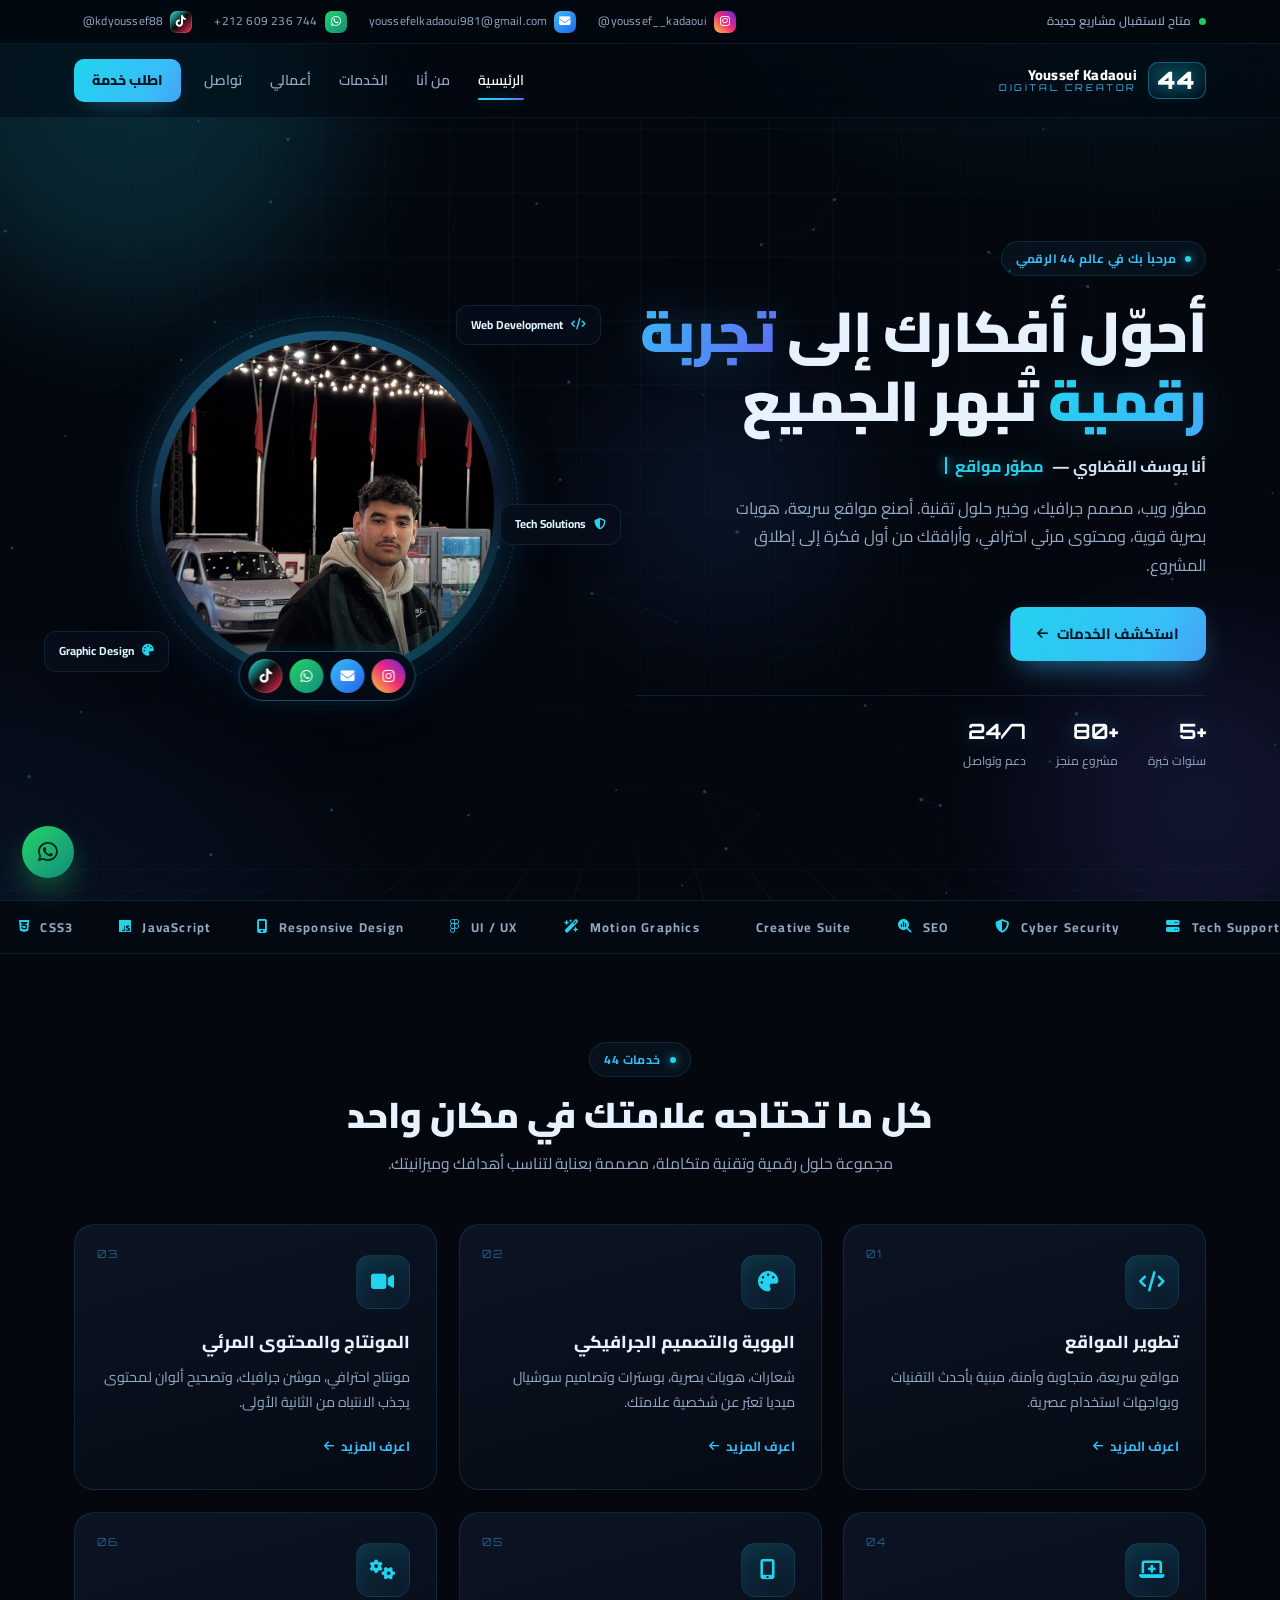
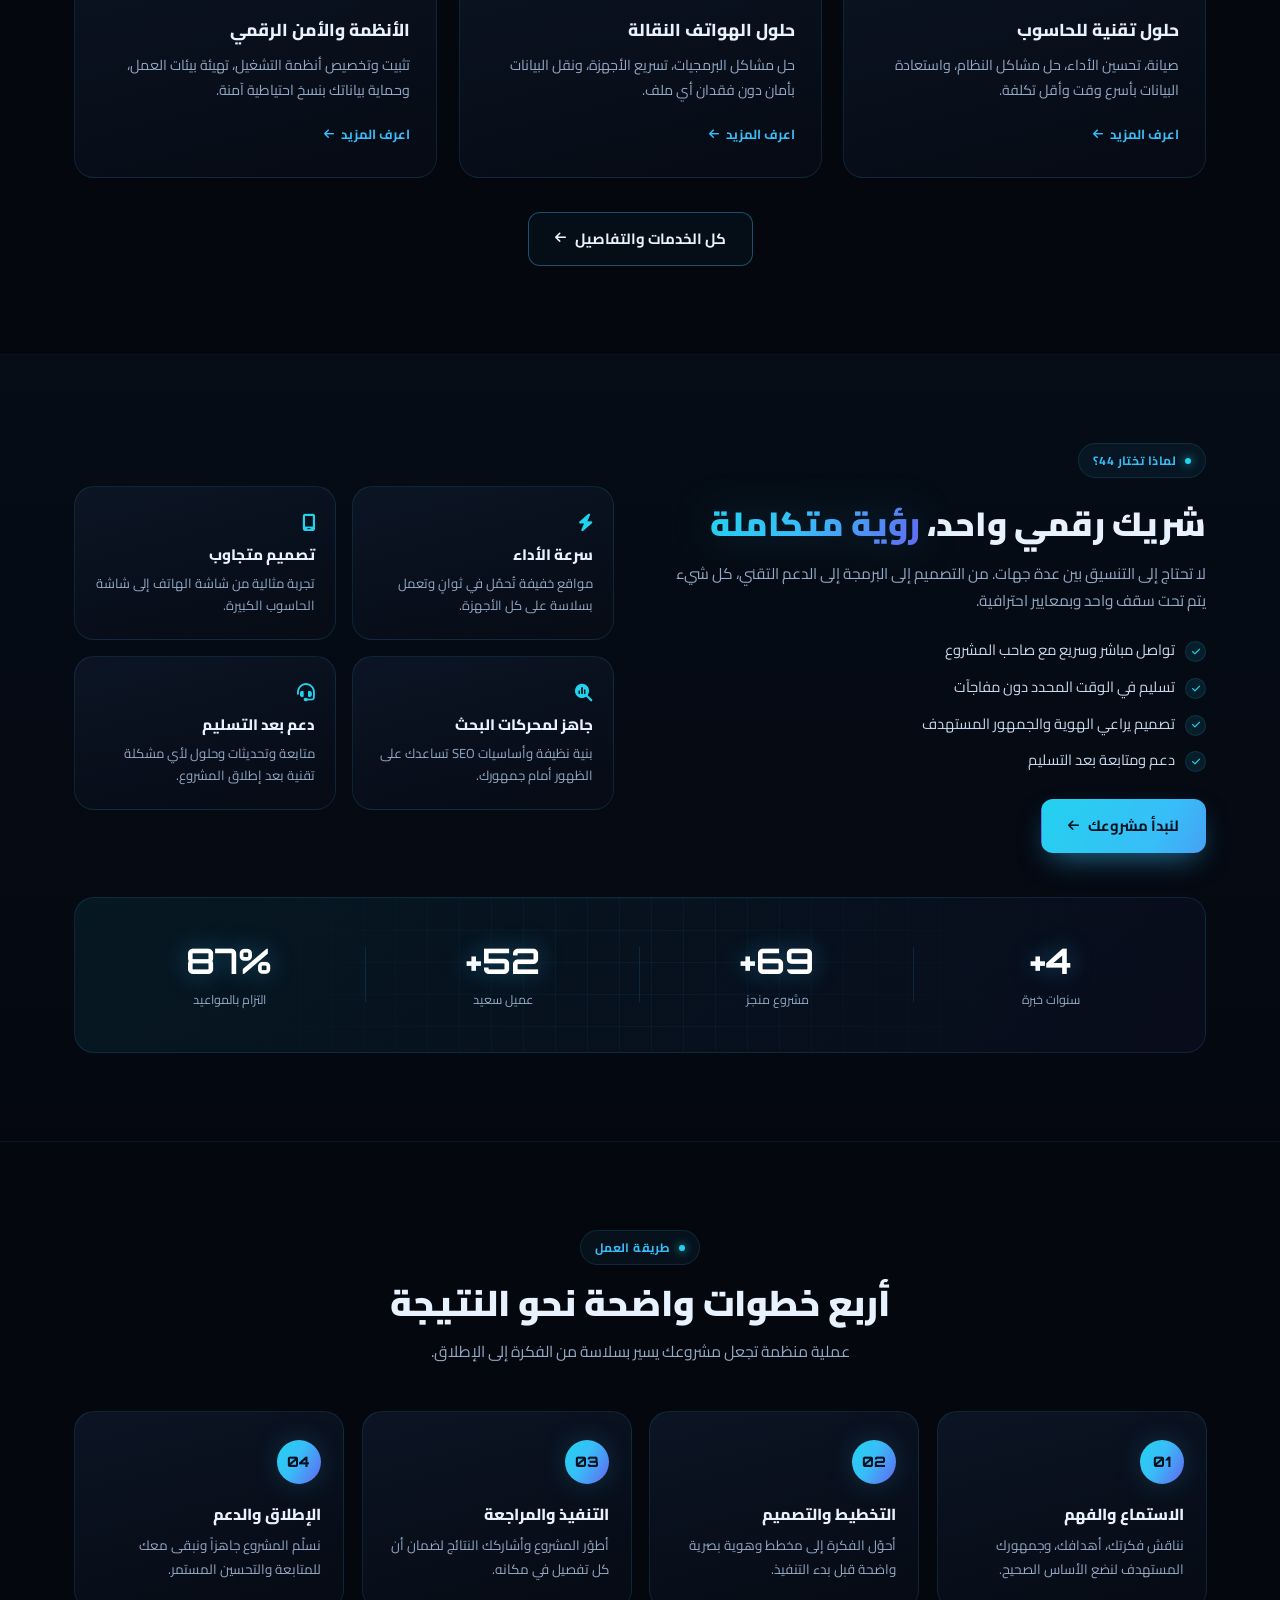
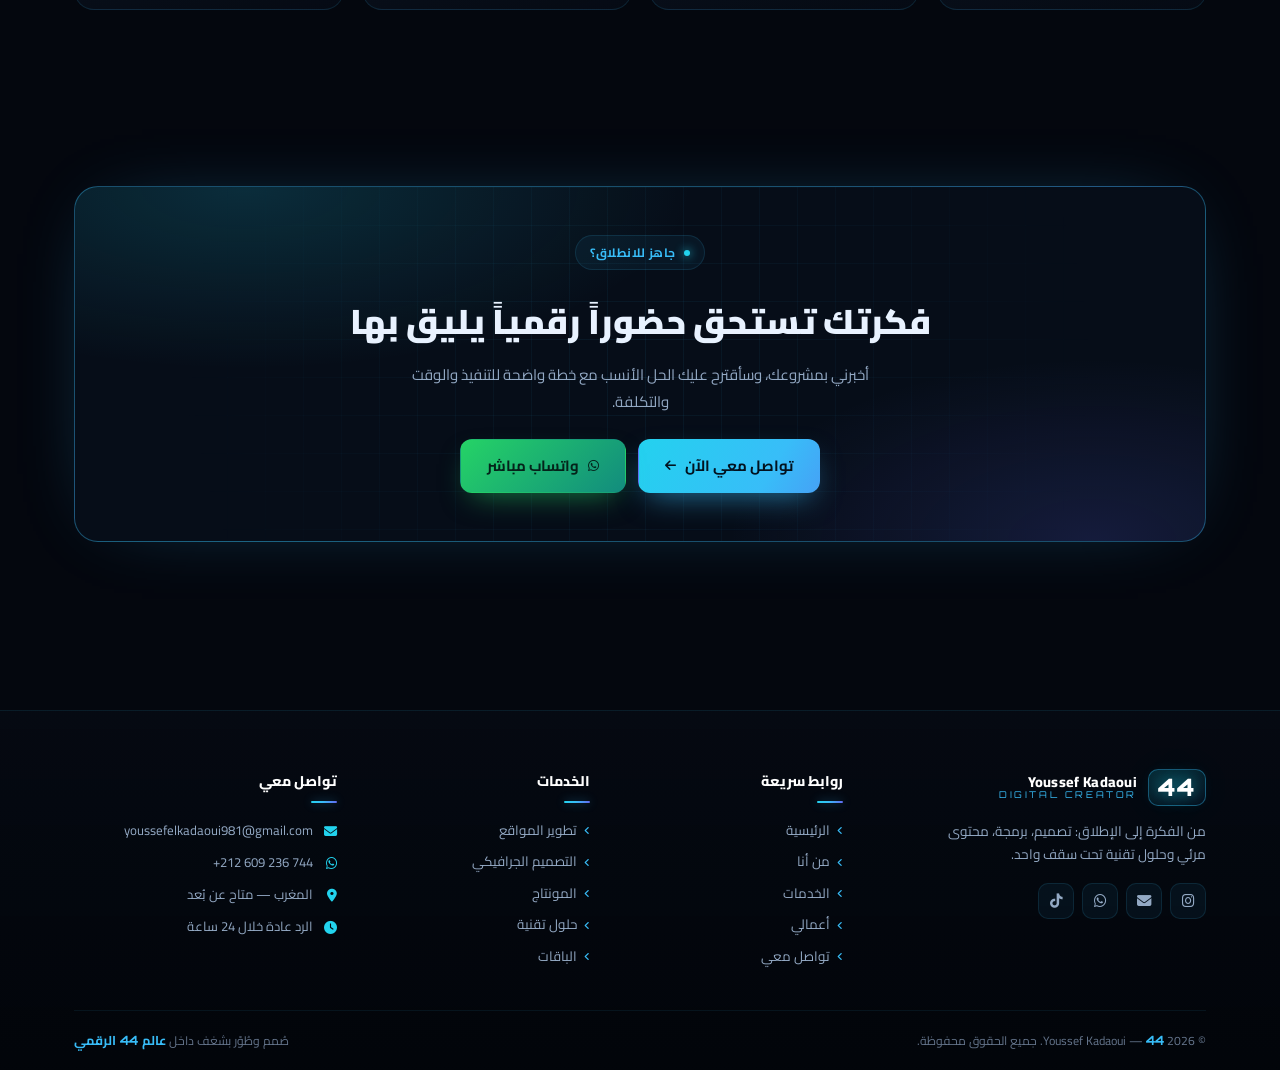
<file: index.html>
<!DOCTYPE html>
<html lang="ar" dir="rtl">
<head>
    <meta charset="UTF-8">
    <meta name="viewport" content="width=device-width, initial-scale=1.0">
    <title>44 — يوسف القضاوي | عالم رقمي متكامل</title>
    <meta name="description" content="يوسف القضاوي (44) — مطوّر مواقع، مصمم جرافيك، وخبير حلول تقنية. تصميم، برمجة، مونتاج وحلول رقمية احترافية.">
    <meta name="theme-color" content="#04070e">
    <meta property="og:title" content="44 — يوسف القضاوي | عالم رقمي متكامل">
    <meta property="og:description" content="من الفكرة إلى تجربة رقمية متكاملة: تطوير مواقع، هويات بصرية، مونتاج وحلول تقنية احترافية.">
    <meta property="og:type" content="website">
    <link rel="icon" href="assets/favicon.svg" type="image/svg+xml">
    <link rel="preconnect" href="https://fonts.googleapis.com">
    <link rel="preconnect" href="https://fonts.gstatic.com" crossorigin>
    <link href="https://fonts.googleapis.com/css2?family=Cairo:wght@300;400;500;600;700;800;900&family=Orbitron:wght@500;700;900&display=swap" rel="stylesheet">
    <link rel="stylesheet" href="https://cdnjs.cloudflare.com/ajax/libs/font-awesome/6.5.1/css/all.min.css">
    <link rel="stylesheet" href="css/style.css">
    <noscript><style>.reveal{opacity:1;transform:none}.boot{display:none}</style></noscript>
</head>
<body>

    <!-- Boot screen -->
    <div class="boot" aria-hidden="true">
        <div class="boot-inner">
            <span class="boot-logo">44</span>
            <span class="boot-bar"><i></i></span>
            <span class="boot-txt">ENTERING THE DIGITAL WORLD</span>
        </div>
    </div>

    <a class="skip" href="#main">تخطَّ إلى المحتوى</a>
    <div class="scroll-progress" id="scrollProgress"></div>
    <canvas id="fx" aria-hidden="true"></canvas>

            <!-- Language gate -->
    <div class="lang-gate hidden" id="langGate" role="dialog" aria-modal="true" aria-labelledby="langGateTitle">
        <div class="lang-gate-card">
            <span class="logo-mark">44</span>
            <p class="lang-gate-kicker">WELCOME TO THE DIGITAL WORLD</p>
            <h2 id="langGateTitle">اختر لغتك <span>/ Choose your language</span></h2>
            <p class="lang-gate-hint">يمكنك تغيير اللغة في أي وقت من أعلى الموقع.</p>
            <div class="lang-options">
                <a class="lang-opt" href="index.html" data-lang="ar">
                    <i class="fas fa-globe"></i>
                    <b>العربية</b>
                    <span>Arabic</span>
                </a>
                <a class="lang-opt" href="en/index.html" data-lang="en">
                    <i class="fas fa-globe"></i>
                    <b>English</b>
                    <span>الإنجليزية</span>
                </a>
            </div>
        </div>
    </div>

    <!-- ===== TOP SOCIAL BAR ===== -->
    <div class="topbar">
        <div class="container topbar-inner">
            <div class="status"><span class="dot"></span> متاح لاستقبال مشاريع جديدة</div>
            <div class="top-social">
                <a class="ts ts-ig" href="https://www.instagram.com/youssef__kadaoui" target="_blank" rel="noopener" aria-label="إنستغرام">
                    <span class="ts-icon"><i class="fab fa-instagram"></i></span>
                    <span class="ts-label">@youssef__kadaoui</span>
                </a>
                <a class="ts ts-mail" href="mailto:youssefelkadaoui981@gmail.com" aria-label="البريد الإلكتروني">
                    <span class="ts-icon"><i class="fas fa-envelope"></i></span>
                    <span class="ts-label">youssefelkadaoui981@gmail.com</span>
                </a>
                <a class="ts ts-wa" href="https://wa.me/212609236744" target="_blank" rel="noopener" aria-label="واتساب">
                    <span class="ts-icon"><i class="fab fa-whatsapp"></i></span>
                    <span class="ts-label">+212 609 236 744</span>
                </a>
                <a class="ts ts-tt" href="https://www.tiktok.com/@kdyoussef88" target="_blank" rel="noopener" aria-label="تيك توك">
                    <span class="ts-icon"><i class="fab fa-tiktok"></i></span>
                    <span class="ts-label">@kdyoussef88</span>
                </a>
            </div>
        </div>
    </div>

    <!-- ===== HEADER ===== -->
    <header class="header" id="header">
        <div class="container header-inner">
            <a href="index.html" class="logo" aria-label="44 — الصفحة الرئيسية">
                <span class="logo-mark">44</span>
                <span class="logo-text"><b>Youssef Kadaoui</b><i>Digital Creator</i></span>
            </a>
            <button class="nav-toggle" id="navToggle" aria-label="فتح القائمة" aria-expanded="false" aria-controls="nav">
                <span></span><span></span><span></span>
            </button>
            <nav class="nav" id="nav">
                <a href="index.html" class="active">الرئيسية</a>
                <a href="about.html">من أنا</a>
                <a href="services.html">الخدمات</a>
                <a href="portfolio.html">أعمالي</a>
                <a href="contact.html">تواصل</a>
                <a href="services.html#consultation" class="nav-cta">اطلب خدمة</a>
            </nav>
        </div>
    </header>

    <main id="main">

        <!-- ===== HERO ===== -->
        <section class="hero">
            <div class="orb orb-1"></div>
            <div class="orb orb-2"></div>
            <div class="orb orb-3"></div>

            <div class="container hero-grid">
                <div class="hero-copy">
                    <span class="eyebrow">مرحباً بك في عالم 44 الرقمي</span>
                    <h1>أحوّل أفكارك إلى <span class="grad">تجربة رقمية</span> تُبهر الجميع</h1>
                    <div class="hero-role">
                        <span>أنا يوسف القضاوي —</span>
                        <span class="typed" id="typed">مطوّر مواقع</span>
                        <span class="cursor" aria-hidden="true"></span>
                    </div>
                    <p class="lead">
                        مطوّر ويب، مصمم جرافيك، وخبير حلول تقنية. أصنع مواقع سريعة، هويات بصرية قوية،
                        ومحتوى مرئي احترافي، وأرافقك من أول فكرة إلى إطلاق المشروع.
                    </p>
                    <div class="hero-actions">
                        <a href="services.html" class="btn btn-primary">استكشف الخدمات <i class="fas fa-arrow-left"></i></a>
                    </div>
                    <div class="hero-mini">
                        <div><b>+5</b><span>سنوات خبرة</span></div>
                        <div><b>+80</b><span>مشروع منجز</span></div>
                        <div><b>24/7</b><span>دعم وتواصل</span></div>
                    </div>
                </div>

                <div class="hero-visual">
                    <div class="photo-glow"></div>
                    <div class="photo-frame">
                        <div class="photo-inner">
                            <img src="assets/photo.jpg" alt="يوسف القضاوي — 44">
                        </div>
                        <div class="photo-social" aria-label="تواصل مباشر">
                            <a class="ps-ig" href="https://www.instagram.com/youssef__kadaoui" target="_blank" rel="noopener" aria-label="إنستغرام" title="Instagram"><i class="fab fa-instagram"></i></a>
                            <a class="ps-mail" href="mailto:youssefelkadaoui981@gmail.com" aria-label="البريد الإلكتروني" title="Email"><i class="fas fa-envelope"></i></a>
                            <a class="ps-wa" href="https://wa.me/212609236744" target="_blank" rel="noopener" aria-label="واتساب" title="WhatsApp"><i class="fab fa-whatsapp"></i></a>
                            <a class="ps-tt" href="https://www.tiktok.com/@kdyoussef88" target="_blank" rel="noopener" aria-label="تيك توك" title="TikTok"><i class="fab fa-tiktok"></i></a>
                        </div>
                    </div>
                    <span class="tag-float tag-1"><i class="fas fa-code"></i> Web Development</span>
                    <span class="tag-float tag-2"><i class="fas fa-palette"></i> Graphic Design</span>
                    <span class="tag-float tag-3"><i class="fas fa-shield-halved"></i> Tech Solutions</span>
                </div>
            </div>
        </section>

        <!-- ===== MARQUEE ===== -->
        <div class="marquee" aria-hidden="true">
            <div class="marquee-track">
                <span><i class="fab fa-html5"></i> HTML5</span>
                <span><i class="fab fa-css3-alt"></i> CSS3</span>
                <span><i class="fab fa-js"></i> JavaScript</span>
                <span><i class="fas fa-mobile-screen"></i> Responsive Design</span>
                <span><i class="fab fa-figma"></i> UI / UX</span>
                <span><i class="fas fa-wand-magic-sparkles"></i> Motion Graphics</span>
                <span><i class="fab fa-adobe"></i> Creative Suite</span>
                <span><i class="fas fa-magnifying-glass-chart"></i> SEO</span>
                <span><i class="fas fa-shield-halved"></i> Cyber Security</span>
                <span><i class="fas fa-server"></i> Tech Support</span>
                <span><i class="fab fa-html5"></i> HTML5</span>
                <span><i class="fab fa-css3-alt"></i> CSS3</span>
                <span><i class="fab fa-js"></i> JavaScript</span>
                <span><i class="fas fa-mobile-screen"></i> Responsive Design</span>
                <span><i class="fab fa-figma"></i> UI / UX</span>
                <span><i class="fas fa-wand-magic-sparkles"></i> Motion Graphics</span>
                <span><i class="fab fa-adobe"></i> Creative Suite</span>
                <span><i class="fas fa-magnifying-glass-chart"></i> SEO</span>
                <span><i class="fas fa-shield-halved"></i> Cyber Security</span>
                <span><i class="fas fa-server"></i> Tech Support</span>
            </div>
        </div>

        <!-- ===== SERVICES ===== -->
        <section class="section" id="services">
            <div class="container">
                <div class="section-head reveal">
                    <span class="eyebrow">خدمات 44</span>
                    <h2>كل ما تحتاجه علامتك في مكان واحد</h2>
                    <p>مجموعة حلول رقمية وتقنية متكاملة، مصممة بعناية لتناسب أهدافك وميزانيتك.</p>
                </div>

                <div class="services-grid">
                    <article class="card service-card reveal tilt">
                        <span class="num">01</span>
                        <div class="icon-box"><i class="fas fa-code"></i></div>
                        <h3>تطوير المواقع</h3>
                        <p>مواقع سريعة، متجاوبة وآمنة، مبنية بأحدث التقنيات وبواجهات استخدام عصرية.</p>
                        <a href="services.html#web" class="link-arrow">اعرف المزيد <i class="fas fa-arrow-left"></i></a>
                    </article>

                    <article class="card service-card reveal tilt">
                        <span class="num">02</span>
                        <div class="icon-box"><i class="fas fa-palette"></i></div>
                        <h3>الهوية والتصميم الجرافيكي</h3>
                        <p>شعارات، هويات بصرية، بوسترات وتصاميم سوشيال ميديا تعبّر عن شخصية علامتك.</p>
                        <a href="services.html#design" class="link-arrow">اعرف المزيد <i class="fas fa-arrow-left"></i></a>
                    </article>

                    <article class="card service-card reveal tilt">
                        <span class="num">03</span>
                        <div class="icon-box"><i class="fas fa-video"></i></div>
                        <h3>المونتاج والمحتوى المرئي</h3>
                        <p>مونتاج احترافي، موشن جرافيك، وتصحيح ألوان لمحتوى يجذب الانتباه من الثانية الأولى.</p>
                        <a href="services.html#video" class="link-arrow">اعرف المزيد <i class="fas fa-arrow-left"></i></a>
                    </article>

                    <article class="card service-card reveal tilt">
                        <span class="num">04</span>
                        <div class="icon-box"><i class="fas fa-laptop-medical"></i></div>
                        <h3>حلول تقنية للحاسوب</h3>
                        <p>صيانة، تحسين الأداء، حل مشاكل النظام، واستعادة البيانات بأسرع وقت وأقل تكلفة.</p>
                        <a href="services.html#tech" class="link-arrow">اعرف المزيد <i class="fas fa-arrow-left"></i></a>
                    </article>

                    <article class="card service-card reveal tilt">
                        <span class="num">05</span>
                        <div class="icon-box"><i class="fas fa-mobile-screen-button"></i></div>
                        <h3>حلول الهواتف النقالة</h3>
                        <p>حل مشاكل البرمجيات، تسريع الأجهزة، ونقل البيانات بأمان دون فقدان أي ملف.</p>
                        <a href="services.html#mobile" class="link-arrow">اعرف المزيد <i class="fas fa-arrow-left"></i></a>
                    </article>

                    <article class="card service-card reveal tilt">
                        <span class="num">06</span>
                        <div class="icon-box"><i class="fas fa-gears"></i></div>
                        <h3>الأنظمة والأمن الرقمي</h3>
                        <p>تثبيت وتخصيص أنظمة التشغيل، تهيئة بيئات العمل، وحماية بياناتك بنسخ احتياطية آمنة.</p>
                        <a href="services.html#systems" class="link-arrow">اعرف المزيد <i class="fas fa-arrow-left"></i></a>
                    </article>
                </div>

                <div class="section-foot">
                    <a href="services.html" class="btn btn-ghost">كل الخدمات والتفاصيل <i class="fas fa-arrow-left"></i></a>
                </div>
            </div>
        </section>

        <!-- ===== WHY 44 ===== -->
        <section class="section section-alt" id="why">
            <div class="container">
                <div class="split">
                    <div class="reveal">
                        <span class="eyebrow">لماذا تختار 44؟</span>
                        <h2 style="font-size:clamp(1.5rem,3vw,2.1rem);font-weight:900;line-height:1.4;margin-bottom:14px;">
                            شريك رقمي واحد، <span class="grad">رؤية متكاملة</span>
                        </h2>
                        <p style="color:var(--muted);font-size:.96rem;">
                            لا تحتاج إلى التنسيق بين عدة جهات. من التصميم إلى البرمجة إلى الدعم التقني،
                            كل شيء يتم تحت سقف واحد وبمعايير احترافية.
                        </p>
                        <ul class="check-list">
                            <li><i class="fas fa-check"></i> تواصل مباشر وسريع مع صاحب المشروع</li>
                            <li><i class="fas fa-check"></i> تسليم في الوقت المحدد دون مفاجآت</li>
                            <li><i class="fas fa-check"></i> تصميم يراعي الهوية والجمهور المستهدف</li>
                            <li><i class="fas fa-check"></i> دعم ومتابعة بعد التسليم</li>
                        </ul>
                        <div class="hero-actions" style="margin-top:26px;margin-bottom:0;">
                            <a href="contact.html" class="btn btn-primary">لنبدأ مشروعك <i class="fas fa-arrow-left"></i></a>
                        </div>
                    </div>

                    <div class="feature-grid">
                        <div class="card feature reveal">
                            <i class="fas fa-bolt"></i>
                            <h3>سرعة الأداء</h3>
                            <p>مواقع خفيفة تُحمّل في ثوانٍ وتعمل بسلاسة على كل الأجهزة.</p>
                        </div>
                        <div class="card feature reveal">
                            <i class="fas fa-mobile-screen"></i>
                            <h3>تصميم متجاوب</h3>
                            <p>تجربة مثالية من شاشة الهاتف إلى شاشة الحاسوب الكبيرة.</p>
                        </div>
                        <div class="card feature reveal">
                            <i class="fas fa-magnifying-glass-chart"></i>
                            <h3>جاهز لمحركات البحث</h3>
                            <p>بنية نظيفة وأساسيات SEO تساعدك على الظهور أمام جمهورك.</p>
                        </div>
                        <div class="card feature reveal">
                            <i class="fas fa-headset"></i>
                            <h3>دعم بعد التسليم</h3>
                            <p>متابعة وتحديثات وحلول لأي مشكلة تقنية بعد إطلاق المشروع.</p>
                        </div>
                    </div>
                </div>

                <div class="stats reveal" style="margin-top:44px;">
                    <div class="stat"><b data-count="5" data-suffix="+">+5</b><span>سنوات خبرة</span></div>
                    <div class="stat"><b data-count="80" data-suffix="+">+80</b><span>مشروع منجز</span></div>
                    <div class="stat"><b data-count="60" data-suffix="+">+60</b><span>عميل سعيد</span></div>
                    <div class="stat"><b data-count="100" data-suffix="%">100%</b><span>التزام بالمواعيد</span></div>
                </div>
            </div>
        </section>

        <!-- ===== PROCESS ===== -->
        <section class="section">
            <div class="container">
                <div class="section-head reveal">
                    <span class="eyebrow">طريقة العمل</span>
                    <h2>أربع خطوات واضحة نحو النتيجة</h2>
                    <p>عملية منظمة تجعل مشروعك يسير بسلاسة من الفكرة إلى الإطلاق.</p>
                </div>

                <div class="process">
                    <div class="card step reveal">
                        <div class="step-num">01</div>
                        <h3>الاستماع والفهم</h3>
                        <p>نناقش فكرتك، أهدافك، وجمهورك المستهدف لنضع الأساس الصحيح.</p>
                    </div>
                    <div class="card step reveal">
                        <div class="step-num">02</div>
                        <h3>التخطيط والتصميم</h3>
                        <p>أحوّل الفكرة إلى مخطط وهوية بصرية واضحة قبل بدء التنفيذ.</p>
                    </div>
                    <div class="card step reveal">
                        <div class="step-num">03</div>
                        <h3>التنفيذ والمراجعة</h3>
                        <p>أطوّر المشروع وأشاركك النتائج لضمان أن كل تفصيل في مكانه.</p>
                    </div>
                    <div class="card step reveal">
                        <div class="step-num">04</div>
                        <h3>الإطلاق والدعم</h3>
                        <p>نسلّم المشروع جاهزاً ونبقى معك للمتابعة والتحسين المستمر.</p>
                    </div>
                </div>
            </div>
        </section>

        <!-- ===== CTA ===== -->
        <section class="section">
            <div class="container">
                <div class="cta-band reveal">
                    <span class="eyebrow">جاهز للانطلاق؟</span>
                    <h2>فكرتك تستحق حضوراً رقمياً يليق بها</h2>
                    <p>أخبرني بمشروعك، وسأقترح عليك الحل الأنسب مع خطة واضحة للتنفيذ والوقت والتكلفة.</p>
                    <div class="hero-actions">
                        <a href="contact.html" class="btn btn-primary">تواصل معي الآن <i class="fas fa-arrow-left"></i></a>
                        <a href="https://wa.me/212609236744" target="_blank" rel="noopener" class="btn btn-wa"><i class="fab fa-whatsapp"></i> واتساب مباشر</a>
                    </div>
                </div>
            </div>
        </section>

    </main>

    <!-- ===== FOOTER ===== -->
    <footer class="footer">
        <div class="container">
            <div class="footer-grid">
                <div class="footer-brand">
                    <a href="index.html" class="logo" aria-label="44">
                        <span class="logo-mark">44</span>
                        <span class="logo-text"><b>Youssef Kadaoui</b><i>Digital Creator</i></span>
                    </a>
                    <p>من الفكرة إلى الإطلاق: تصميم، برمجة، محتوى مرئي وحلول تقنية تحت سقف واحد.</p>
                    <div class="footer-social">
                        <a href="https://www.instagram.com/youssef__kadaoui" target="_blank" rel="noopener" aria-label="Instagram"><i class="fab fa-instagram"></i></a>
                        <a href="mailto:youssefelkadaoui981@gmail.com" aria-label="Email"><i class="fas fa-envelope"></i></a>
                        <a href="https://wa.me/212609236744" target="_blank" rel="noopener" aria-label="WhatsApp"><i class="fab fa-whatsapp"></i></a>
                        <a href="https://www.tiktok.com/@kdyoussef88" target="_blank" rel="noopener" aria-label="TikTok"><i class="fab fa-tiktok"></i></a>
                    </div>
                </div>

                <div>
                    <h4>روابط سريعة</h4>
                    <div class="footer-links">
                        <a href="index.html">الرئيسية</a>
                        <a href="about.html">من أنا</a>
                        <a href="services.html">الخدمات</a>
                        <a href="portfolio.html">أعمالي</a>
                        <a href="contact.html">تواصل معي</a>
                    </div>
                </div>

                <div>
                    <h4>الخدمات</h4>
                    <div class="footer-links">
                        <a href="services.html#web">تطوير المواقع</a>
                        <a href="services.html#design">التصميم الجرافيكي</a>
                        <a href="services.html#video">المونتاج</a>
                        <a href="services.html#tech">حلول تقنية</a>
                        <a href="services.html#pricing">الباقات</a>
                    </div>
                </div>

                <div>
                    <h4>تواصل معي</h4>
                    <div class="footer-contact">
                        <a href="mailto:youssefelkadaoui981@gmail.com"><i class="fas fa-envelope"></i><span dir="ltr">youssefelkadaoui981@gmail.com</span></a>
                        <a href="https://wa.me/212609236744" target="_blank" rel="noopener"><i class="fab fa-whatsapp"></i><span dir="ltr">+212 609 236 744</span></a>
                        <span><i class="fas fa-location-dot"></i> المغرب — متاح عن بُعد</span>
                        <span><i class="fas fa-clock"></i> الرد عادة خلال 24 ساعة</span>
                    </div>
                </div>
            </div>

            <div class="footer-bottom">
                <p>© <span data-year>2026</span> Youssef Kadaoui — <b>44</b>. جميع الحقوق محفوظة.</p>
                <p>صُمم وطُوّر بشغف داخل <b>عالم 44 الرقمي</b></p>
            </div>
        </div>
    </footer>

    <a class="float-wa" href="https://wa.me/212609236744" target="_blank" rel="noopener" aria-label="تواصل عبر واتساب">
        <i class="fab fa-whatsapp"></i>
    </a>
    <button class="back-top" id="backTop" aria-label="العودة إلى الأعلى"><i class="fas fa-arrow-up"></i></button>

    <script src="js/script.js"></script>
</body>
</html>
</file>
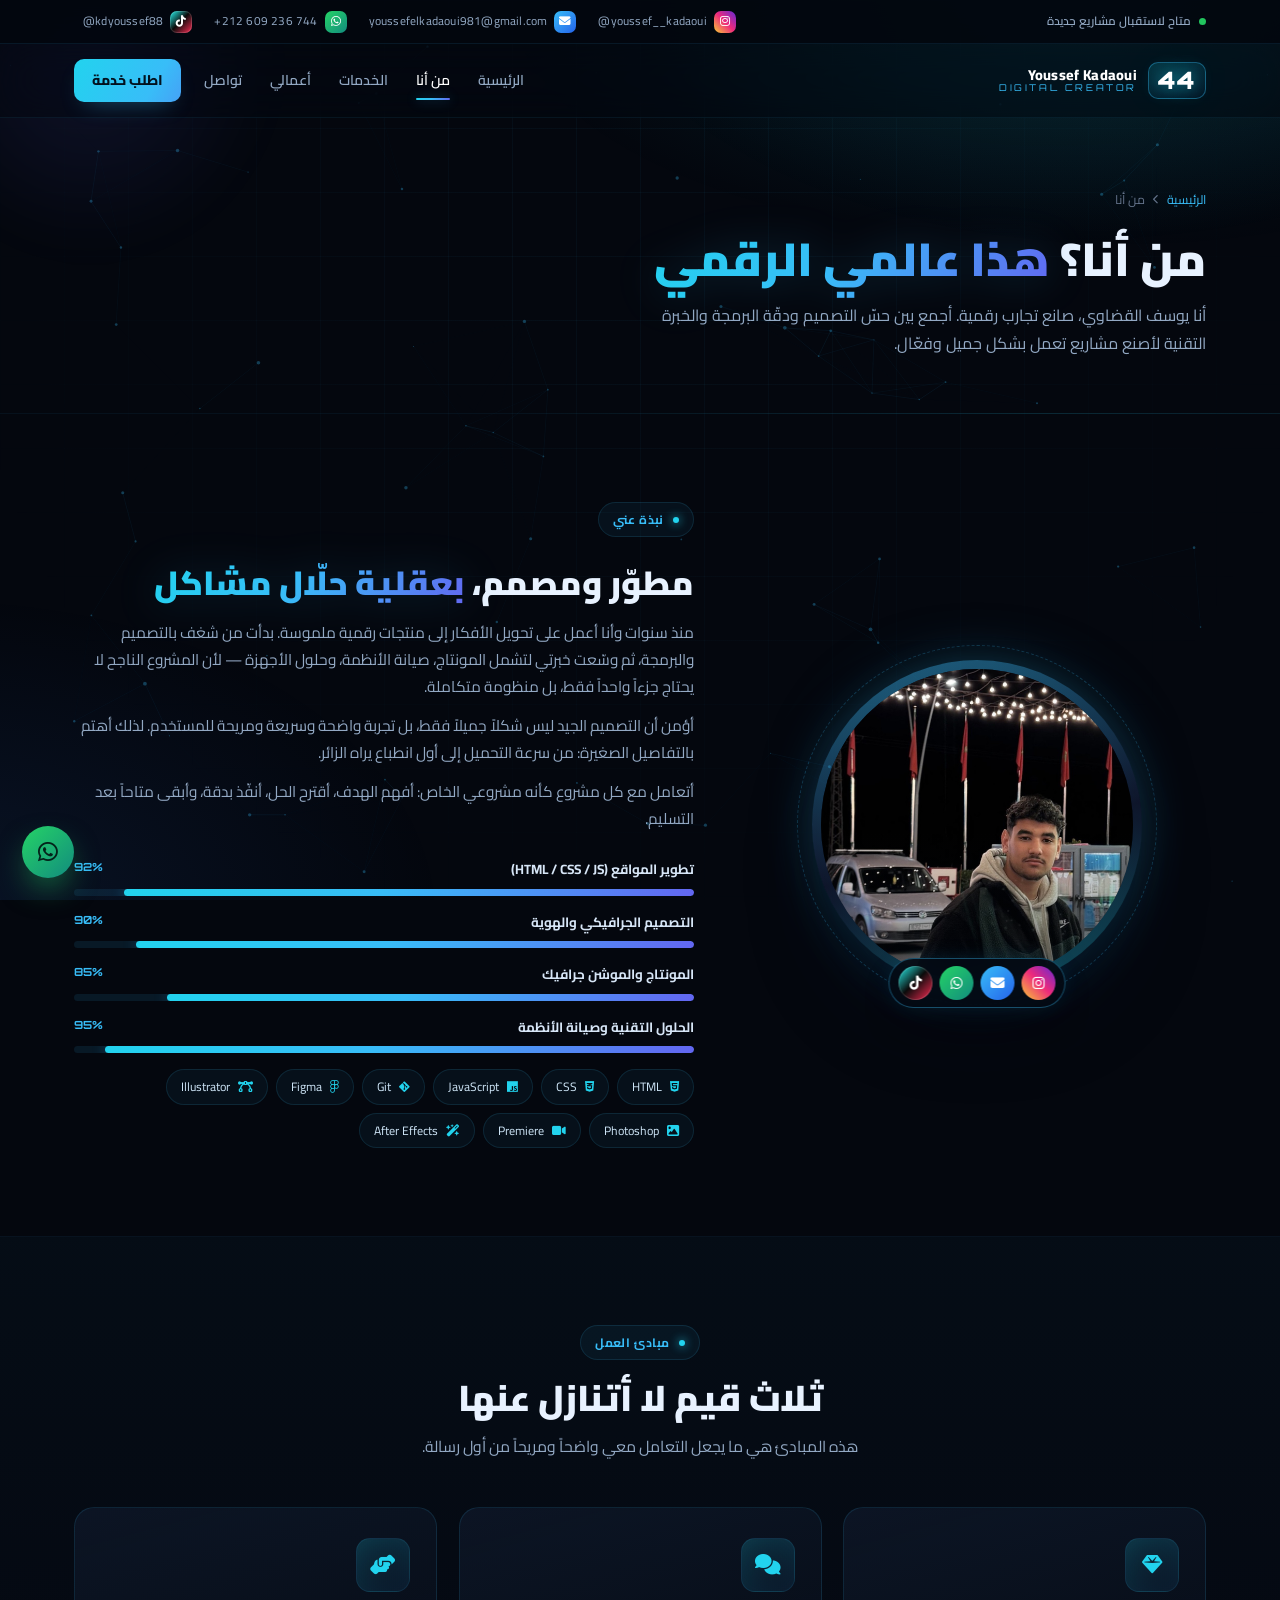
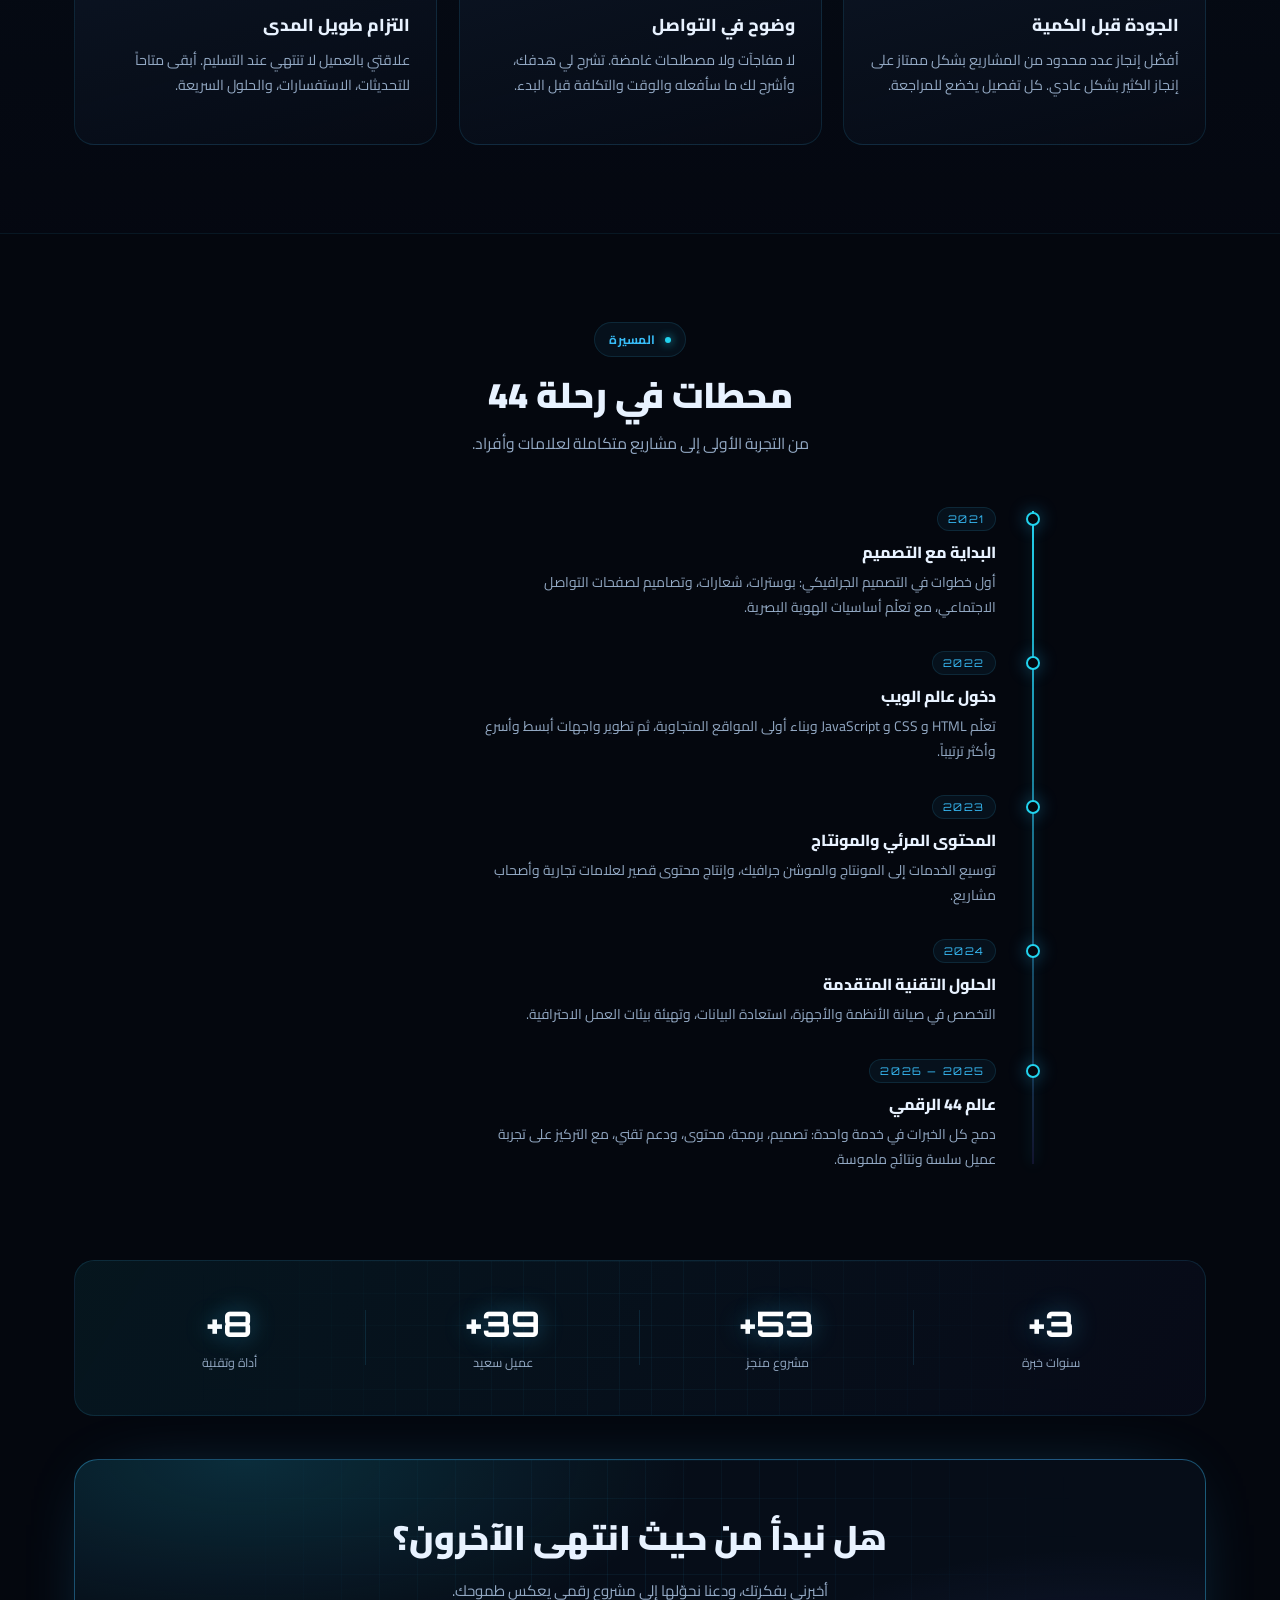
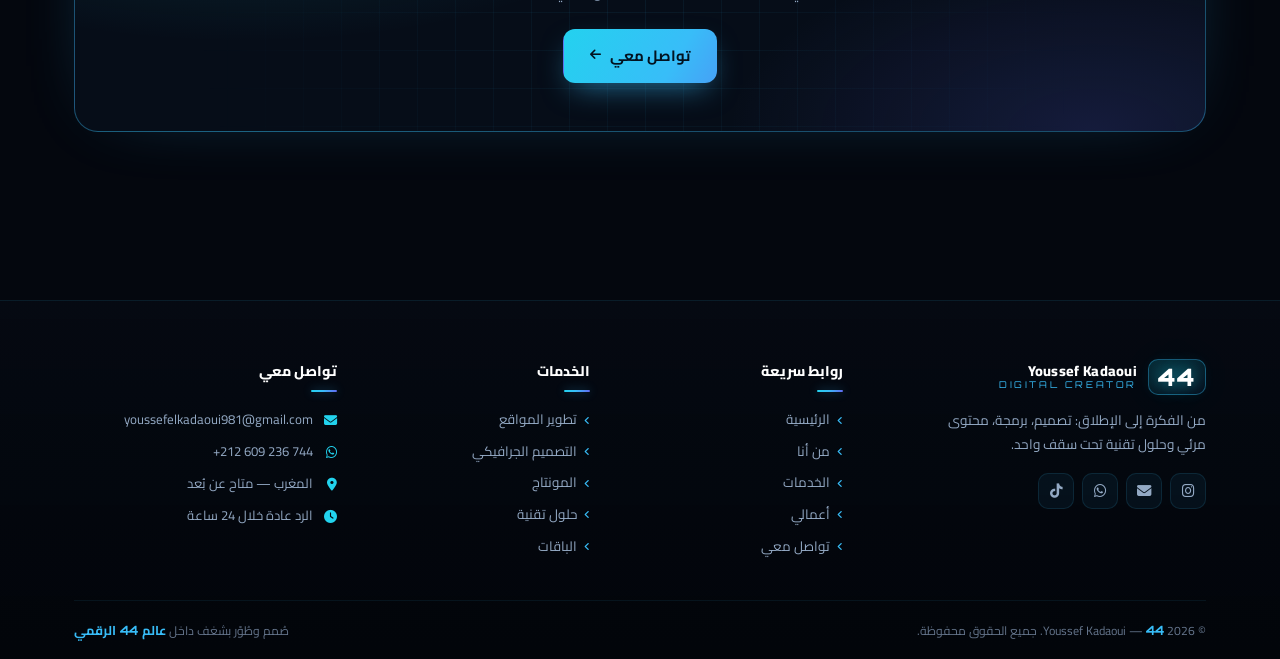
<file: about.html>
<!DOCTYPE html>
<html lang="ar" dir="rtl">
<head>
    <meta charset="UTF-8">
    <meta name="viewport" content="width=device-width, initial-scale=1.0">
    <title>من أنا — 44 | يوسف القضاوي</title>
    <meta name="description" content="تعرّف على يوسف القضاوي (44): المسيرة، المهارات، الأدوات، والقيم التي تحكم طريقة عمله في التصميم والبرمجة والحلول التقنية.">
    <meta name="theme-color" content="#04070e">
    <link rel="icon" href="assets/favicon.svg" type="image/svg+xml">
    <link rel="preconnect" href="https://fonts.googleapis.com">
    <link rel="preconnect" href="https://fonts.gstatic.com" crossorigin>
    <link href="https://fonts.googleapis.com/css2?family=Cairo:wght@300;400;500;600;700;800;900&family=Orbitron:wght@500;700;900&display=swap" rel="stylesheet">
    <link rel="stylesheet" href="https://cdnjs.cloudflare.com/ajax/libs/font-awesome/6.5.1/css/all.min.css">
    <link rel="stylesheet" href="css/style.css">
    <noscript><style>.reveal{opacity:1;transform:none}.boot{display:none}</style></noscript>
</head>
<body>

    <div class="boot" aria-hidden="true">
        <div class="boot-inner">
            <span class="boot-logo">44</span>
            <span class="boot-bar"><i></i></span>
            <span class="boot-txt">ENTERING THE DIGITAL WORLD</span>
        </div>
    </div>

    <a class="skip" href="#main">تخطَّ إلى المحتوى</a>
    <div class="scroll-progress" id="scrollProgress"></div>
    <canvas id="fx" aria-hidden="true"></canvas>

    <!-- TOP SOCIAL BAR -->
    <div class="topbar">
        <div class="container topbar-inner">
            <div class="status"><span class="dot"></span> متاح لاستقبال مشاريع جديدة</div>
            <div class="top-social">
                <a class="ts ts-ig" href="https://www.instagram.com/youssef__kadaoui" target="_blank" rel="noopener" aria-label="إنستغرام">
                    <span class="ts-icon"><i class="fab fa-instagram"></i></span>
                    <span class="ts-label">@youssef__kadaoui</span>
                </a>
                <a class="ts ts-mail" href="mailto:youssefelkadaoui981@gmail.com" aria-label="البريد الإلكتروني">
                    <span class="ts-icon"><i class="fas fa-envelope"></i></span>
                    <span class="ts-label">youssefelkadaoui981@gmail.com</span>
                </a>
                <a class="ts ts-wa" href="https://wa.me/212609236744" target="_blank" rel="noopener" aria-label="واتساب">
                    <span class="ts-icon"><i class="fab fa-whatsapp"></i></span>
                    <span class="ts-label">+212 609 236 744</span>
                </a>
                <a class="ts ts-tt" href="https://www.tiktok.com/@kdyoussef88" target="_blank" rel="noopener" aria-label="تيك توك">
                    <span class="ts-icon"><i class="fab fa-tiktok"></i></span>
                    <span class="ts-label">@kdyoussef88</span>
                </a>
            </div>
        </div>
    </div>

    <!-- HEADER -->
    <header class="header" id="header">
        <div class="container header-inner">
            <a href="index.html" class="logo" aria-label="44 — الصفحة الرئيسية">
                <span class="logo-mark">44</span>
                <span class="logo-text"><b>Youssef Kadaoui</b><i>Digital Creator</i></span>
            </a>
            <button class="nav-toggle" id="navToggle" aria-label="فتح القائمة" aria-expanded="false" aria-controls="nav">
                <span></span><span></span><span></span>
            </button>
            <nav class="nav" id="nav">
                <a href="index.html">الرئيسية</a>
                <a href="about.html" class="active">من أنا</a>
                <a href="services.html">الخدمات</a>
                <a href="portfolio.html">أعمالي</a>
                <a href="contact.html">تواصل</a>
                <a href="services.html#consultation" class="nav-cta">اطلب خدمة</a>
            </nav>
        </div>
    </header>

    <main id="main">

        <section class="page-hero">
            <div class="container">
                <div class="crumb"><a href="index.html">الرئيسية</a><i class="fas fa-chevron-left"></i><span>من أنا</span></div>
                <h1>من أنا؟ <span class="grad">هذا عالمي الرقمي</span></h1>
                <p>أنا يوسف القضاوي، صانع تجارب رقمية. أجمع بين حسّ التصميم ودقّة البرمجة والخبرة التقنية لأصنع مشاريع تعمل بشكل جميل وفعّال.</p>
            </div>
        </section>

        <!-- BIO -->
        <section class="section">
            <div class="container">
                <div class="about-grid">
                    <div class="about-visual reveal">
                        <div class="photo-glow"></div>
                        <div class="photo-frame">
                            <div class="photo-inner">
                                <img src="assets/photo.jpg" alt="يوسف القضاوي">
                            </div>
                            <div class="photo-social" aria-label="تواصل مباشر">
                                <a class="ps-ig" href="https://www.instagram.com/youssef__kadaoui" target="_blank" rel="noopener" aria-label="إنستغرام" title="Instagram"><i class="fab fa-instagram"></i></a>
                                <a class="ps-mail" href="mailto:youssefelkadaoui981@gmail.com" aria-label="البريد الإلكتروني" title="Email"><i class="fas fa-envelope"></i></a>
                                <a class="ps-wa" href="https://wa.me/212609236744" target="_blank" rel="noopener" aria-label="واتساب" title="WhatsApp"><i class="fab fa-whatsapp"></i></a>
                                <a class="ps-tt" href="https://www.tiktok.com/@kdyoussef88" target="_blank" rel="noopener" aria-label="تيك توك" title="TikTok"><i class="fab fa-tiktok"></i></a>
                            </div>
                        </div>
                    </div>

                    <div class="reveal">
                        <span class="eyebrow">نبذة عني</span>
                        <h2>مطوّر ومصمم، <span class="grad">بعقلية حلّال مشاكل</span></h2>
                        <p>
                            منذ سنوات وأنا أعمل على تحويل الأفكار إلى منتجات رقمية ملموسة. بدأت من شغف بالتصميم
                            والبرمجة، ثم وسّعت خبرتي لتشمل المونتاج، صيانة الأنظمة، وحلول الأجهزة — لأن المشروع
                            الناجح لا يحتاج جزءاً واحداً فقط، بل منظومة متكاملة.
                        </p>
                        <p>
                            أؤمن أن التصميم الجيد ليس شكلاً جميلاً فقط، بل تجربة واضحة وسريعة ومريحة للمستخدم.
                            لذلك أهتم بالتفاصيل الصغيرة: من سرعة التحميل إلى أول انطباع يراه الزائر.
                        </p>
                        <p>
                            أتعامل مع كل مشروع كأنه مشروعي الخاص: أفهم الهدف، أقترح الحل، أنفّذ بدقة،
                            وأبقى متاحاً بعد التسليم.
                        </p>

                        <div class="skills">
                            <div class="skill">
                                <div class="skill-top"><span>تطوير المواقع (HTML / CSS / JS)</span><span>92%</span></div>
                                <div class="bar"><i data-w="92"></i></div>
                            </div>
                            <div class="skill">
                                <div class="skill-top"><span>التصميم الجرافيكي والهوية</span><span>90%</span></div>
                                <div class="bar"><i data-w="90"></i></div>
                            </div>
                            <div class="skill">
                                <div class="skill-top"><span>المونتاج والموشن جرافيك</span><span>85%</span></div>
                                <div class="bar"><i data-w="85"></i></div>
                            </div>
                            <div class="skill">
                                <div class="skill-top"><span>الحلول التقنية وصيانة الأنظمة</span><span>95%</span></div>
                                <div class="bar"><i data-w="95"></i></div>
                            </div>
                        </div>

                        <div class="chips">
                            <span class="chip"><i class="fab fa-html5"></i> HTML</span>
                            <span class="chip"><i class="fab fa-css3-alt"></i> CSS</span>
                            <span class="chip"><i class="fab fa-js"></i> JavaScript</span>
                            <span class="chip"><i class="fab fa-git-alt"></i> Git</span>
                            <span class="chip"><i class="fab fa-figma"></i> Figma</span>
                            <span class="chip"><i class="fas fa-bezier-curve"></i> Illustrator</span>
                            <span class="chip"><i class="fas fa-image"></i> Photoshop</span>
                            <span class="chip"><i class="fas fa-video"></i> Premiere</span>
                            <span class="chip"><i class="fas fa-wand-magic-sparkles"></i> After Effects</span>
                        </div>
                    </div>
                </div>
            </div>
        </section>

        <!-- VALUES -->
        <section class="section section-alt">
            <div class="container">
                <div class="section-head reveal">
                    <span class="eyebrow">مبادئ العمل</span>
                    <h2>ثلاث قيم لا أتنازل عنها</h2>
                    <p>هذه المبادئ هي ما يجعل التعامل معي واضحاً ومريحاً من أول رسالة.</p>
                </div>

                <div class="services-grid">
                    <article class="card service-card reveal">
                        <div class="icon-box"><i class="fas fa-gem"></i></div>
                        <h3>الجودة قبل الكمية</h3>
                        <p>أفضّل إنجاز عدد محدود من المشاريع بشكل ممتاز على إنجاز الكثير بشكل عادي. كل تفصيل يخضع للمراجعة.</p>
                    </article>
                    <article class="card service-card reveal">
                        <div class="icon-box"><i class="fas fa-comments"></i></div>
                        <h3>وضوح في التواصل</h3>
                        <p>لا مفاجآت ولا مصطلحات غامضة. تشرح لي هدفك، وأشرح لك ما سأفعله والوقت والتكلفة قبل البدء.</p>
                    </article>
                    <article class="card service-card reveal">
                        <div class="icon-box"><i class="fas fa-handshake-angle"></i></div>
                        <h3>التزام طويل المدى</h3>
                        <p>علاقتي بالعميل لا تنتهي عند التسليم. أبقى متاحاً للتحديثات، الاستفسارات، والحلول السريعة.</p>
                    </article>
                </div>
            </div>
        </section>

        <!-- TIMELINE -->
        <section class="section">
            <div class="container">
                <div class="section-head reveal">
                    <span class="eyebrow">المسيرة</span>
                    <h2>محطات في رحلة 44</h2>
                    <p>من التجربة الأولى إلى مشاريع متكاملة لعلامات وأفراد.</p>
                </div>

                <div class="timeline">
                    <div class="tl-item reveal">
                        <span class="tl-year">2021</span>
                        <h3>البداية مع التصميم</h3>
                        <p>أول خطوات في التصميم الجرافيكي: بوسترات، شعارات، وتصاميم لصفحات التواصل الاجتماعي، مع تعلّم أساسيات الهوية البصرية.</p>
                    </div>
                    <div class="tl-item reveal">
                        <span class="tl-year">2022</span>
                        <h3>دخول عالم الويب</h3>
                        <p>تعلّم HTML و CSS و JavaScript وبناء أولى المواقع المتجاوبة، ثم تطوير واجهات أبسط وأسرع وأكثر ترتيباً.</p>
                    </div>
                    <div class="tl-item reveal">
                        <span class="tl-year">2023</span>
                        <h3>المحتوى المرئي والمونتاج</h3>
                        <p>توسيع الخدمات إلى المونتاج والموشن جرافيك، وإنتاج محتوى قصير لعلامات تجارية وأصحاب مشاريع.</p>
                    </div>
                    <div class="tl-item reveal">
                        <span class="tl-year">2024</span>
                        <h3>الحلول التقنية المتقدمة</h3>
                        <p>التخصص في صيانة الأنظمة والأجهزة، استعادة البيانات، وتهيئة بيئات العمل الاحترافية.</p>
                    </div>
                    <div class="tl-item reveal">
                        <span class="tl-year">2025 — 2026</span>
                        <h3>عالم 44 الرقمي</h3>
                        <p>دمج كل الخبرات في خدمة واحدة: تصميم، برمجة، محتوى، ودعم تقني، مع التركيز على تجربة عميل سلسة ونتائج ملموسة.</p>
                    </div>
                </div>
            </div>
        </section>

        <!-- STATS + CTA -->
        <section class="section" style="padding-top:0;">
            <div class="container">
                <div class="stats reveal">
                    <div class="stat"><b data-count="5" data-suffix="+">+5</b><span>سنوات خبرة</span></div>
                    <div class="stat"><b data-count="80" data-suffix="+">+80</b><span>مشروع منجز</span></div>
                    <div class="stat"><b data-count="60" data-suffix="+">+60</b><span>عميل سعيد</span></div>
                    <div class="stat"><b data-count="12" data-suffix="+">+12</b><span>أداة وتقنية</span></div>
                </div>

                <div class="cta-band reveal" style="margin-top:44px;">
                    <h2>هل نبدأ من حيث انتهى الآخرون؟</h2>
                    <p>أخبرني بفكرتك، ودعنا نحوّلها إلى مشروع رقمي يعكس طموحك.</p>
                    <div class="hero-actions">
                        <a href="contact.html" class="btn btn-primary">تواصل معي <i class="fas fa-arrow-left"></i></a>
                    </div>
                </div>
            </div>
        </section>

    </main>

    <!-- FOOTER -->
    <footer class="footer">
        <div class="container">
            <div class="footer-grid">
                <div class="footer-brand">
                    <a href="index.html" class="logo" aria-label="44">
                        <span class="logo-mark">44</span>
                        <span class="logo-text"><b>Youssef Kadaoui</b><i>Digital Creator</i></span>
                    </a>
                    <p>من الفكرة إلى الإطلاق: تصميم، برمجة، محتوى مرئي وحلول تقنية تحت سقف واحد.</p>
                    <div class="footer-social">
                        <a href="https://www.instagram.com/youssef__kadaoui" target="_blank" rel="noopener" aria-label="Instagram"><i class="fab fa-instagram"></i></a>
                        <a href="mailto:youssefelkadaoui981@gmail.com" aria-label="Email"><i class="fas fa-envelope"></i></a>
                        <a href="https://wa.me/212609236744" target="_blank" rel="noopener" aria-label="WhatsApp"><i class="fab fa-whatsapp"></i></a>
                        <a href="https://www.tiktok.com/@kdyoussef88" target="_blank" rel="noopener" aria-label="TikTok"><i class="fab fa-tiktok"></i></a>
                    </div>
                </div>

                <div>
                    <h4>روابط سريعة</h4>
                    <div class="footer-links">
                        <a href="index.html">الرئيسية</a>
                        <a href="about.html">من أنا</a>
                        <a href="services.html">الخدمات</a>
                        <a href="portfolio.html">أعمالي</a>
                        <a href="contact.html">تواصل معي</a>
                    </div>
                </div>

                <div>
                    <h4>الخدمات</h4>
                    <div class="footer-links">
                        <a href="services.html#web">تطوير المواقع</a>
                        <a href="services.html#design">التصميم الجرافيكي</a>
                        <a href="services.html#video">المونتاج</a>
                        <a href="services.html#tech">حلول تقنية</a>
                        <a href="services.html#pricing">الباقات</a>
                    </div>
                </div>

                <div>
                    <h4>تواصل معي</h4>
                    <div class="footer-contact">
                        <a href="mailto:youssefelkadaoui981@gmail.com"><i class="fas fa-envelope"></i><span dir="ltr">youssefelkadaoui981@gmail.com</span></a>
                        <a href="https://wa.me/212609236744" target="_blank" rel="noopener"><i class="fab fa-whatsapp"></i><span dir="ltr">+212 609 236 744</span></a>
                        <span><i class="fas fa-location-dot"></i> المغرب — متاح عن بُعد</span>
                        <span><i class="fas fa-clock"></i> الرد عادة خلال 24 ساعة</span>
                    </div>
                </div>
            </div>

            <div class="footer-bottom">
                <p>© <span data-year>2026</span> Youssef Kadaoui — <b>44</b>. جميع الحقوق محفوظة.</p>
                <p>صُمم وطُوّر بشغف داخل <b>عالم 44 الرقمي</b></p>
            </div>
        </div>
    </footer>

    <a class="float-wa" href="https://wa.me/212609236744" target="_blank" rel="noopener" aria-label="تواصل عبر واتساب">
        <i class="fab fa-whatsapp"></i>
    </a>
    <button class="back-top" id="backTop" aria-label="العودة إلى الأعلى"><i class="fas fa-arrow-up"></i></button>

    <script src="js/script.js"></script>
</body>
</html>
</file>
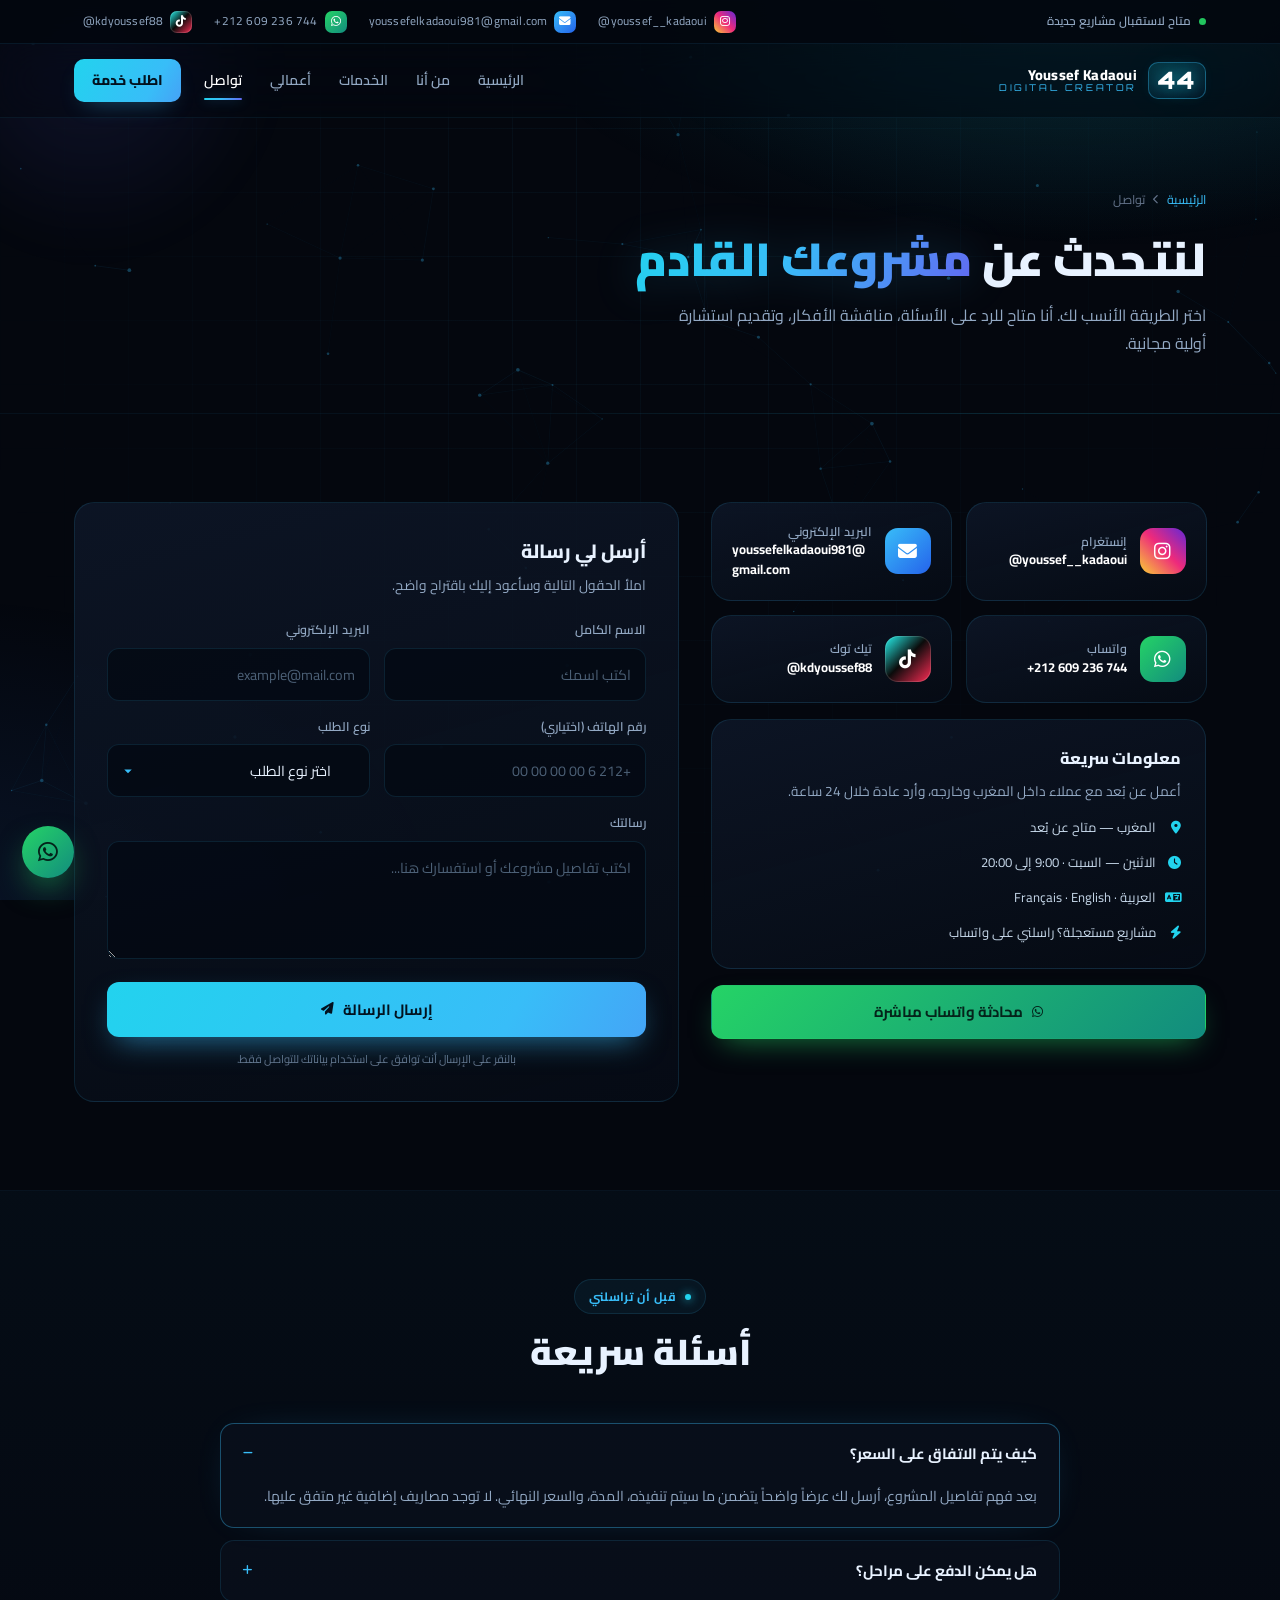
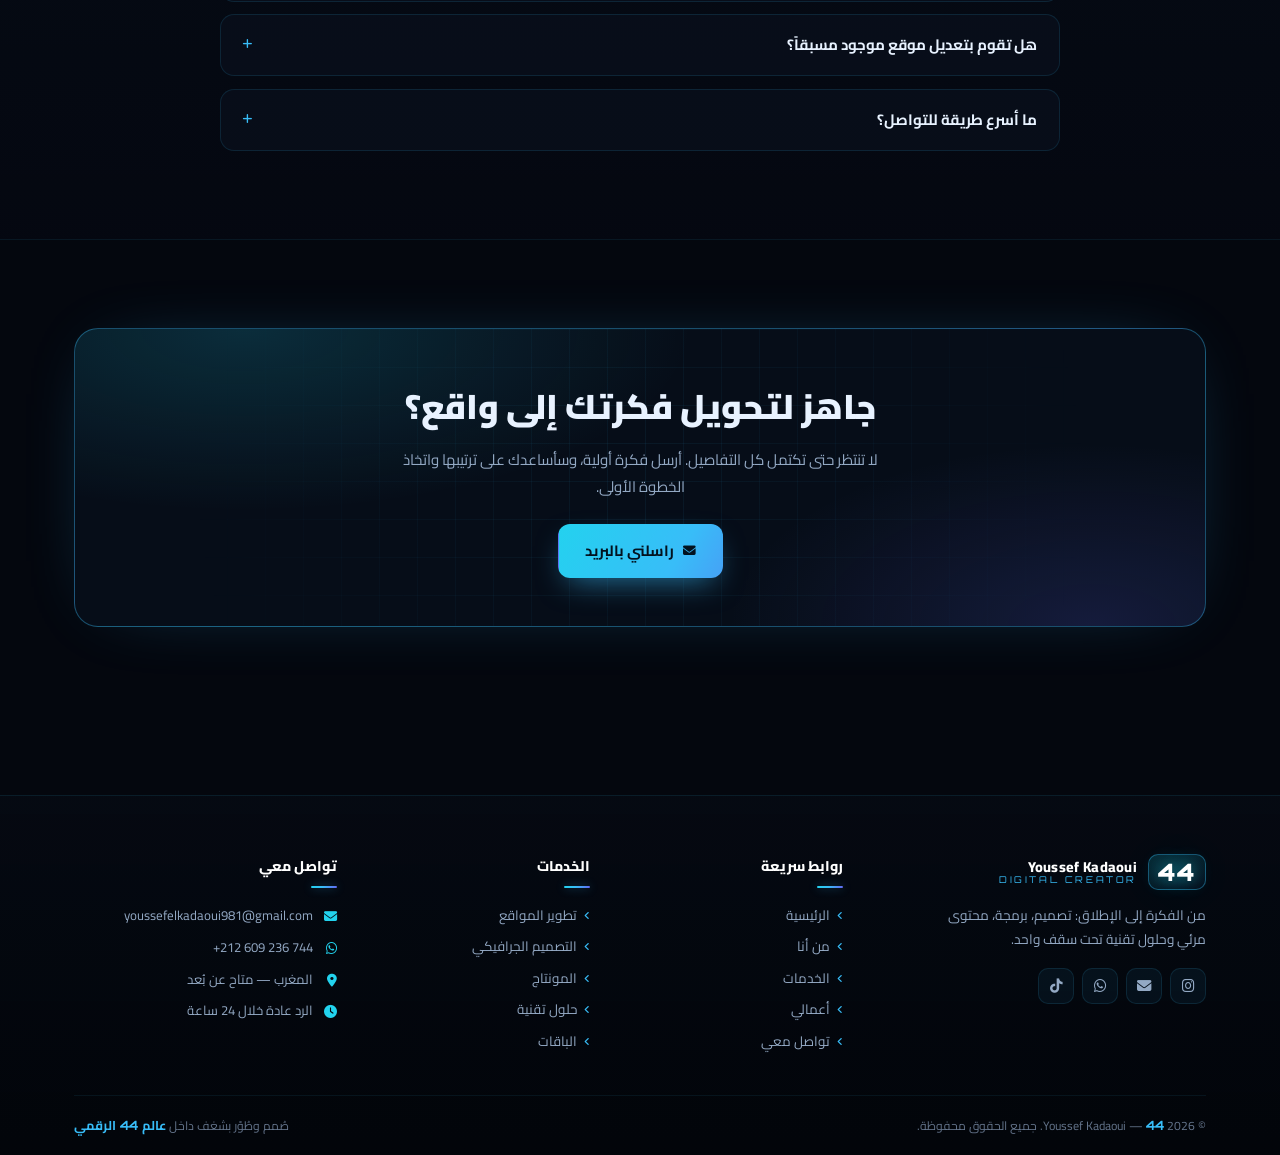
<file: contact.html>
<!DOCTYPE html>
<html lang="ar" dir="rtl">
<head>
    <meta charset="UTF-8">
    <meta name="viewport" content="width=device-width, initial-scale=1.0">
    <title>تواصل معي — 44 | يوسف القضاوي</title>
    <meta name="description" content="تواصل مع يوسف القضاوي (44) عبر إنستغرام، البريد الإلكتروني، واتساب، أو تيك توك. اطلب خدمة أو استشارة مجانية.">
    <meta name="theme-color" content="#04070e">
    <link rel="icon" href="assets/favicon.svg" type="image/svg+xml">
    <link rel="preconnect" href="https://fonts.googleapis.com">
    <link rel="preconnect" href="https://fonts.gstatic.com" crossorigin>
    <link href="https://fonts.googleapis.com/css2?family=Cairo:wght@300;400;500;600;700;800;900&family=Orbitron:wght@500;700;900&display=swap" rel="stylesheet">
    <link rel="stylesheet" href="https://cdnjs.cloudflare.com/ajax/libs/font-awesome/6.5.1/css/all.min.css">
    <link rel="stylesheet" href="css/style.css">
    <noscript><style>.reveal{opacity:1;transform:none}.boot{display:none}</style></noscript>
</head>
<body>

    <div class="boot" aria-hidden="true">
        <div class="boot-inner">
            <span class="boot-logo">44</span>
            <span class="boot-bar"><i></i></span>
            <span class="boot-txt">ENTERING THE DIGITAL WORLD</span>
        </div>
    </div>

    <a class="skip" href="#main">تخطَّ إلى المحتوى</a>
    <div class="scroll-progress" id="scrollProgress"></div>
    <canvas id="fx" aria-hidden="true"></canvas>

    <!-- TOP SOCIAL BAR -->
    <div class="topbar">
        <div class="container topbar-inner">
            <div class="status"><span class="dot"></span> متاح لاستقبال مشاريع جديدة</div>
            <div class="top-social">
                <a class="ts ts-ig" href="https://www.instagram.com/youssef__kadaoui" target="_blank" rel="noopener" aria-label="إنستغرام">
                    <span class="ts-icon"><i class="fab fa-instagram"></i></span>
                    <span class="ts-label">@youssef__kadaoui</span>
                </a>
                <a class="ts ts-mail" href="mailto:youssefelkadaoui981@gmail.com" aria-label="البريد الإلكتروني">
                    <span class="ts-icon"><i class="fas fa-envelope"></i></span>
                    <span class="ts-label">youssefelkadaoui981@gmail.com</span>
                </a>
                <a class="ts ts-wa" href="https://wa.me/212609236744" target="_blank" rel="noopener" aria-label="واتساب">
                    <span class="ts-icon"><i class="fab fa-whatsapp"></i></span>
                    <span class="ts-label">+212 609 236 744</span>
                </a>
                <a class="ts ts-tt" href="https://www.tiktok.com/@kdyoussef88" target="_blank" rel="noopener" aria-label="تيك توك">
                    <span class="ts-icon"><i class="fab fa-tiktok"></i></span>
                    <span class="ts-label">@kdyoussef88</span>
                </a>
            </div>
        </div>
    </div>

    <!-- HEADER -->
    <header class="header" id="header">
        <div class="container header-inner">
            <a href="index.html" class="logo" aria-label="44 — الصفحة الرئيسية">
                <span class="logo-mark">44</span>
                <span class="logo-text"><b>Youssef Kadaoui</b><i>Digital Creator</i></span>
            </a>
            <button class="nav-toggle" id="navToggle" aria-label="فتح القائمة" aria-expanded="false" aria-controls="nav">
                <span></span><span></span><span></span>
            </button>
            <nav class="nav" id="nav">
                <a href="index.html">الرئيسية</a>
                <a href="about.html">من أنا</a>
                <a href="services.html">الخدمات</a>
                <a href="portfolio.html">أعمالي</a>
                <a href="contact.html" class="active">تواصل</a>
                <a href="services.html#consultation" class="nav-cta">اطلب خدمة</a>
            </nav>
        </div>
    </header>

    <main id="main">

        <section class="page-hero">
            <div class="container">
                <div class="crumb"><a href="index.html">الرئيسية</a><i class="fas fa-chevron-left"></i><span>تواصل</span></div>
                <h1>لنتحدث عن <span class="grad">مشروعك القادم</span></h1>
                <p>اختر الطريقة الأنسب لك. أنا متاح للرد على الأسئلة، مناقشة الأفكار، وتقديم استشارة أولية مجانية.</p>
            </div>
        </section>

        <!-- SOCIAL + FORM -->
        <section class="section">
            <div class="container">
                <div class="contact-grid">

                    <div>
                        <div class="social-cards">
                            <a class="card social-card reveal" href="https://www.instagram.com/youssef__kadaoui" target="_blank" rel="noopener">
                                <span class="s-icon ig"><i class="fab fa-instagram"></i></span>
                                <div><h4>إنستغرام</h4><b>@youssef__kadaoui</b></div>
                            </a>

                            <a class="card social-card reveal" href="mailto:youssefelkadaoui981@gmail.com">
                                <span class="s-icon mail"><i class="fas fa-envelope"></i></span>
                                <div><h4>البريد الإلكتروني</h4><b>youssefelkadaoui981@gmail.com</b></div>
                            </a>

                            <a class="card social-card reveal" href="https://wa.me/212609236744" target="_blank" rel="noopener">
                                <span class="s-icon wa"><i class="fab fa-whatsapp"></i></span>
                                <div><h4>واتساب</h4><b>+212 609 236 744</b></div>
                            </a>

                            <a class="card social-card reveal" href="https://www.tiktok.com/@kdyoussef88" target="_blank" rel="noopener">
                                <span class="s-icon tt"><i class="fab fa-tiktok"></i></span>
                                <div><h4>تيك توك</h4><b>@kdyoussef88</b></div>
                            </a>
                        </div>

                        <div class="card info-box reveal" style="margin-top:16px;">
                            <h3>معلومات سريعة</h3>
                            <p>أعمل عن بُعد مع عملاء داخل المغرب وخارجه، وأرد عادة خلال 24 ساعة.</p>
                            <div class="mini-row"><i class="fas fa-location-dot"></i> المغرب — متاح عن بُعد</div>
                            <div class="mini-row"><i class="fas fa-clock"></i> الاثنين — السبت · 9:00 إلى 20:00</div>
                            <div class="mini-row"><i class="fas fa-language"></i> العربية · Français · English</div>
                            <div class="mini-row"><i class="fas fa-bolt"></i> مشاريع مستعجلة؟ راسلني على واتساب</div>
                        </div>

                        <a href="https://wa.me/212609236744" target="_blank" rel="noopener" class="btn btn-wa reveal" style="width:100%;margin-top:16px;">
                            <i class="fab fa-whatsapp"></i> محادثة واتساب مباشرة
                        </a>
                    </div>

                    <div class="card form-card reveal">
                        <h3>أرسل لي رسالة</h3>
                        <p>املأ الحقول التالية وسأعود إليك باقتراح واضح.</p>

                        <form action="https://formsubmit.co/youssefelkadaoui981@gmail.com" method="POST" id="contactForm">
                            <div class="form-row">
                                <div class="field">
                                    <label for="c-name">الاسم الكامل</label>
                                    <input type="text" id="c-name" name="name" placeholder="اكتب اسمك" required>
                                </div>
                                <div class="field">
                                    <label for="c-email">البريد الإلكتروني</label>
                                    <input type="email" id="c-email" name="email" placeholder="example@mail.com" required>
                                </div>
                            </div>

                            <div class="form-row">
                                <div class="field">
                                    <label for="c-phone">رقم الهاتف (اختياري)</label>
                                    <input type="text" id="c-phone" name="phone" placeholder="+212 6 00 00 00 00">
                                </div>
                                <div class="field">
                                    <label for="c-subject">نوع الطلب</label>
                                    <select id="c-subject" name="subject" required>
                                        <option value="">اختر نوع الطلب</option>
                                        <option value="طلب خدمة">طلب خدمة</option>
                                        <option value="استشارة مجانية">استشارة مجانية</option>
                                        <option value="عرض سعر">عرض سعر</option>
                                        <option value="استفسار عام">استفسار عام</option>
                                        <option value="دعم تقني">دعم تقني</option>
                                    </select>
                                </div>
                            </div>

                            <div class="field">
                                <label for="c-message">رسالتك</label>
                                <textarea id="c-message" name="message" placeholder="اكتب تفاصيل مشروعك أو استفسارك هنا..." required></textarea>
                            </div>

                            <input type="hidden" name="_captcha" value="false">
                            <input type="hidden" name="_subject" value="رسالة جديدة من صفحة التواصل — 44">
                            <input type="hidden" name="_template" value="table">
                            <input type="hidden" name="_next" value="https://youssefelkadaoui981.github.io/44/contact.html?success=true">
                            <input type="hidden" name="_autoresponse" value="شكراً لتواصلك مع 44! سأرد عليك في أقرب وقت ممكن.">

                            <button type="submit" class="btn btn-primary" style="width:100%;">
                                إرسال الرسالة <i class="fas fa-paper-plane"></i>
                            </button>
                            <p class="form-note">بالنقر على الإرسال أنت توافق على استخدام بياناتك للتواصل فقط.</p>
                        </form>
                    </div>

                </div>
            </div>
        </section>

        <!-- FAQ -->
        <section class="section section-alt">
            <div class="container">
                <div class="section-head reveal">
                    <span class="eyebrow">قبل أن تراسلني</span>
                    <h2>أسئلة سريعة</h2>
                </div>

                <div class="faq">
                    <details class="faq-item reveal" open>
                        <summary>كيف يتم الاتفاق على السعر؟</summary>
                        <p>بعد فهم تفاصيل المشروع، أرسل لك عرضاً واضحاً يتضمن ما سيتم تنفيذه، المدة، والسعر النهائي. لا توجد مصاريف إضافية غير متفق عليها.</p>
                    </details>
                    <details class="faq-item reveal">
                        <summary>هل يمكن الدفع على مراحل؟</summary>
                        <p>نعم، للمشاريع الكبيرة يتم الدفع عادة على مرحلتين: دفعة أولى لبدء العمل ودفعة عند التسليم. التفاصيل تُحدَّد في العرض.</p>
                    </details>
                    <details class="faq-item reveal">
                        <summary>هل تقوم بتعديل موقع موجود مسبقاً؟</summary>
                        <p>نعم، يمكنني تحسين موقع قائم أو إعادة بنائه. أطلب أولاً الاطلاع على الموقع الحالي والوصول إلى الملفات أو لوحة الإدارة لتقييم العمل.</p>
                    </details>
                    <details class="faq-item reveal">
                        <summary>ما أسرع طريقة للتواصل؟</summary>
                        <p>واتساب هو الأسرع. يمكنك أيضاً إرسال بريد إلكتروني إن كانت تفاصيل المشروع طويلة أو مرفقة بملفات.</p>
                    </details>
                </div>
            </div>
        </section>

        <!-- CTA -->
        <section class="section">
            <div class="container">
                <div class="cta-band reveal">
                    <h2>جاهز لتحويل فكرتك إلى واقع؟</h2>
                    <p>لا تنتظر حتى تكتمل كل التفاصيل. أرسل فكرة أولية، وسأساعدك على ترتيبها واتخاذ الخطوة الأولى.</p>
                    <div class="hero-actions">
                        <a href="mailto:youssefelkadaoui981@gmail.com" class="btn btn-primary"><i class="fas fa-envelope"></i> راسلني بالبريد</a>
                    </div>
                </div>
            </div>
        </section>

    </main>

    <!-- FOOTER -->
    <footer class="footer">
        <div class="container">
            <div class="footer-grid">
                <div class="footer-brand">
                    <a href="index.html" class="logo" aria-label="44">
                        <span class="logo-mark">44</span>
                        <span class="logo-text"><b>Youssef Kadaoui</b><i>Digital Creator</i></span>
                    </a>
                    <p>من الفكرة إلى الإطلاق: تصميم، برمجة، محتوى مرئي وحلول تقنية تحت سقف واحد.</p>
                    <div class="footer-social">
                        <a href="https://www.instagram.com/youssef__kadaoui" target="_blank" rel="noopener" aria-label="Instagram"><i class="fab fa-instagram"></i></a>
                        <a href="mailto:youssefelkadaoui981@gmail.com" aria-label="Email"><i class="fas fa-envelope"></i></a>
                        <a href="https://wa.me/212609236744" target="_blank" rel="noopener" aria-label="WhatsApp"><i class="fab fa-whatsapp"></i></a>
                        <a href="https://www.tiktok.com/@kdyoussef88" target="_blank" rel="noopener" aria-label="TikTok"><i class="fab fa-tiktok"></i></a>
                    </div>
                </div>

                <div>
                    <h4>روابط سريعة</h4>
                    <div class="footer-links">
                        <a href="index.html">الرئيسية</a>
                        <a href="about.html">من أنا</a>
                        <a href="services.html">الخدمات</a>
                        <a href="portfolio.html">أعمالي</a>
                        <a href="contact.html">تواصل معي</a>
                    </div>
                </div>

                <div>
                    <h4>الخدمات</h4>
                    <div class="footer-links">
                        <a href="services.html#web">تطوير المواقع</a>
                        <a href="services.html#design">التصميم الجرافيكي</a>
                        <a href="services.html#video">المونتاج</a>
                        <a href="services.html#tech">حلول تقنية</a>
                        <a href="services.html#pricing">الباقات</a>
                    </div>
                </div>

                <div>
                    <h4>تواصل معي</h4>
                    <div class="footer-contact">
                        <a href="mailto:youssefelkadaoui981@gmail.com"><i class="fas fa-envelope"></i><span dir="ltr">youssefelkadaoui981@gmail.com</span></a>
                        <a href="https://wa.me/212609236744" target="_blank" rel="noopener"><i class="fab fa-whatsapp"></i><span dir="ltr">+212 609 236 744</span></a>
                        <span><i class="fas fa-location-dot"></i> المغرب — متاح عن بُعد</span>
                        <span><i class="fas fa-clock"></i> الرد عادة خلال 24 ساعة</span>
                    </div>
                </div>
            </div>

            <div class="footer-bottom">
                <p>© <span data-year>2026</span> Youssef Kadaoui — <b>44</b>. جميع الحقوق محفوظة.</p>
                <p>صُمم وطُوّر بشغف داخل <b>عالم 44 الرقمي</b></p>
            </div>
        </div>
    </footer>

    <a class="float-wa" href="https://wa.me/212609236744" target="_blank" rel="noopener" aria-label="تواصل عبر واتساب">
        <i class="fab fa-whatsapp"></i>
    </a>
    <button class="back-top" id="backTop" aria-label="العودة إلى الأعلى"><i class="fas fa-arrow-up"></i></button>

    <script src="js/script.js"></script>
</body>
</html>
</file>
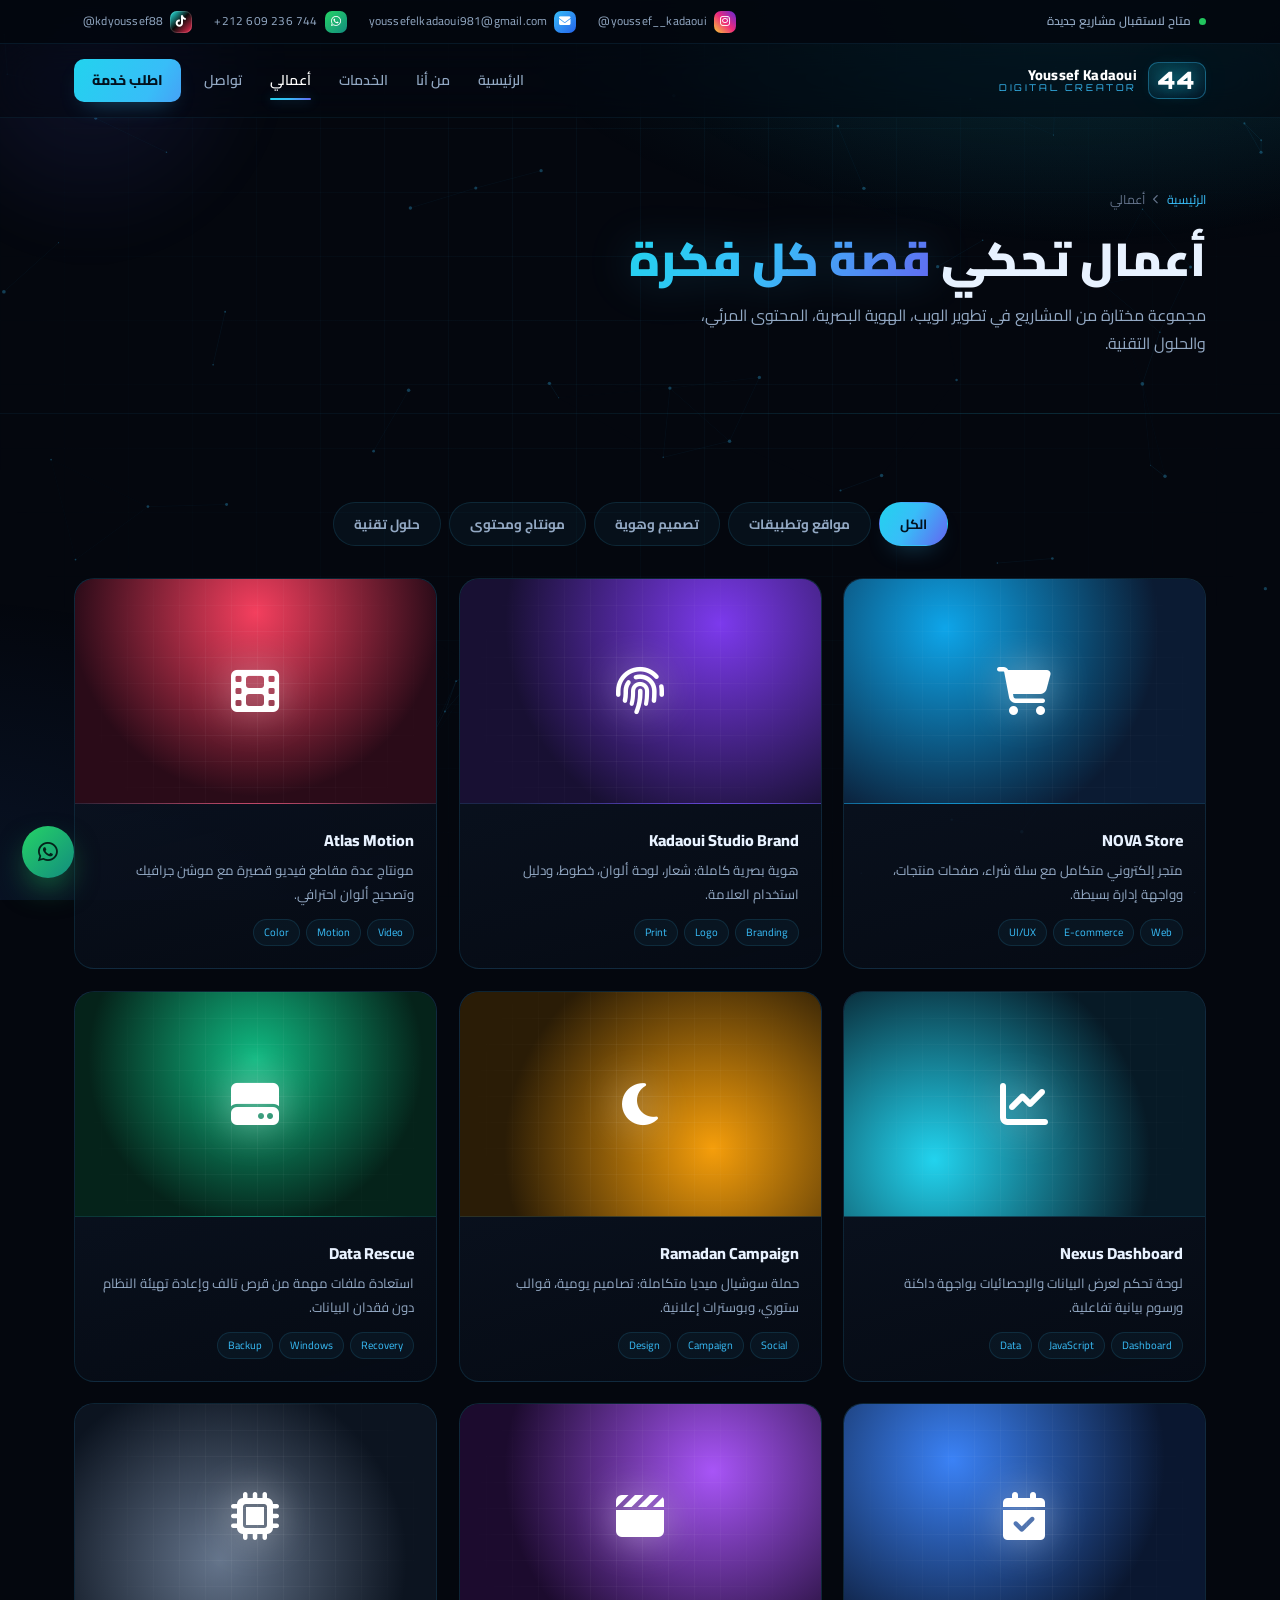
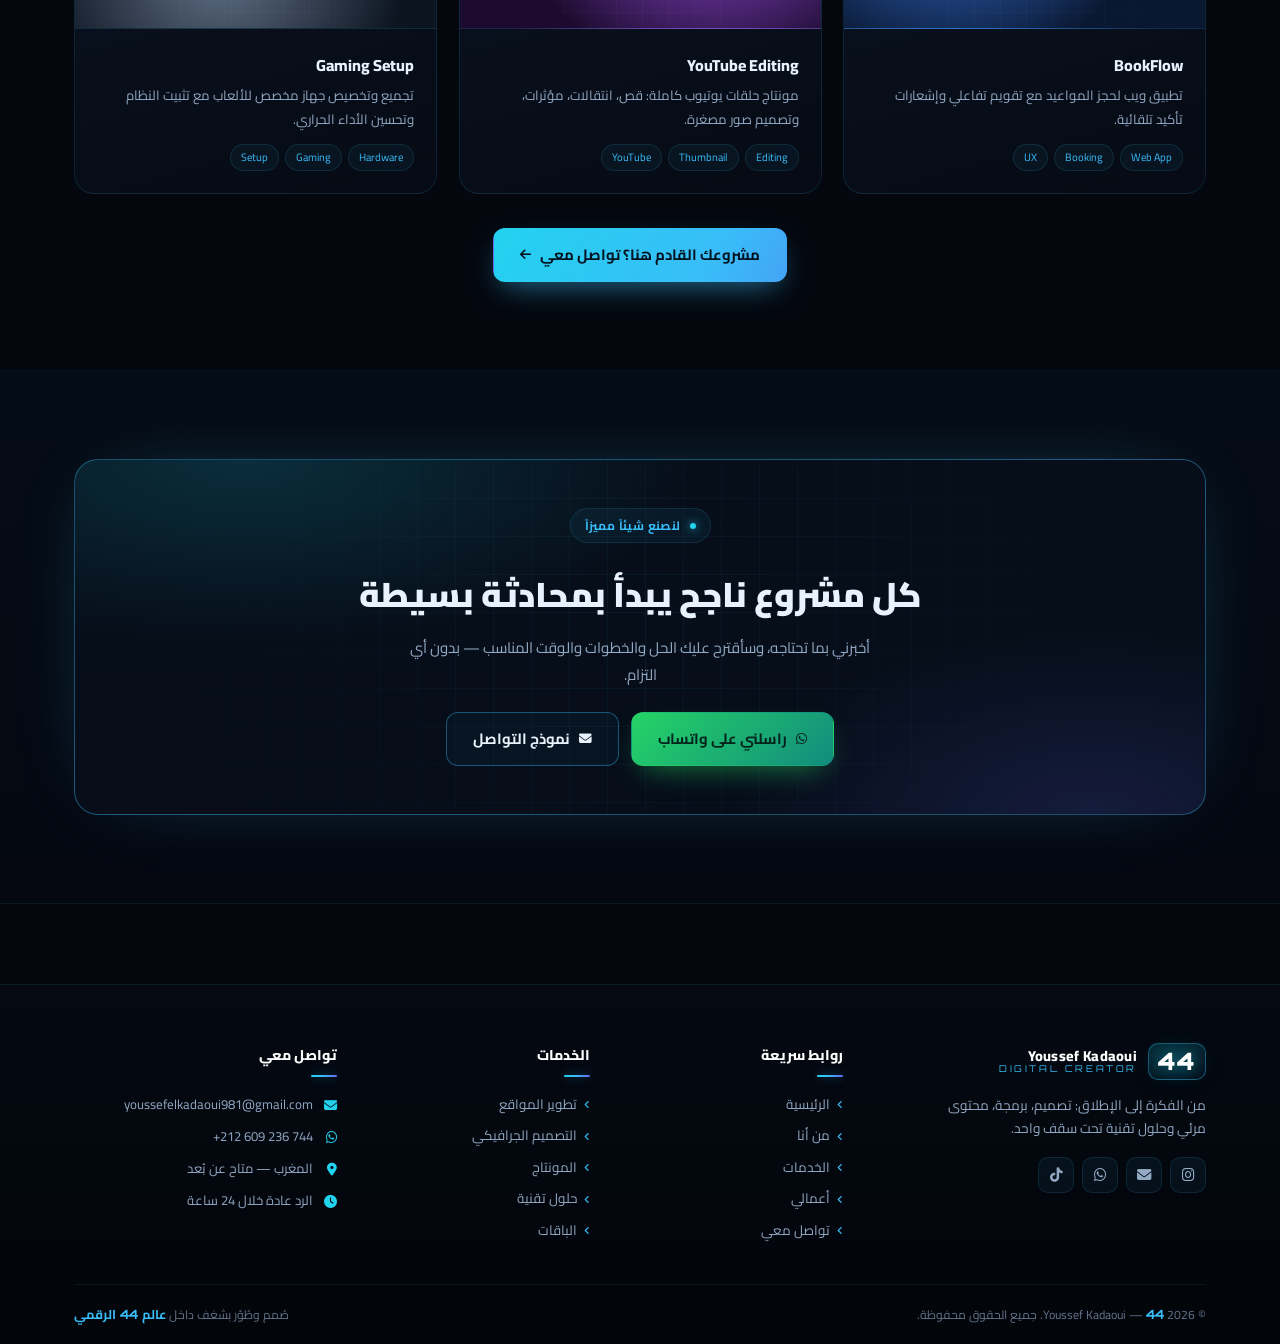
<file: portfolio.html>
<!DOCTYPE html>
<html lang="ar" dir="rtl">
<head>
    <meta charset="UTF-8">
    <meta name="viewport" content="width=device-width, initial-scale=1.0">
    <title>أعمالي — 44 | يوسف القضاوي</title>
    <meta name="description" content="معرض أعمال 44: مواقع، متاجر إلكترونية، هويات بصرية، فيديوهات، وحلول تقنية.">
    <meta name="theme-color" content="#04070e">
    <link rel="icon" href="assets/favicon.svg" type="image/svg+xml">
    <link rel="preconnect" href="https://fonts.googleapis.com">
    <link rel="preconnect" href="https://fonts.gstatic.com" crossorigin>
    <link href="https://fonts.googleapis.com/css2?family=Cairo:wght@300;400;500;600;700;800;900&family=Orbitron:wght@500;700;900&display=swap" rel="stylesheet">
    <link rel="stylesheet" href="https://cdnjs.cloudflare.com/ajax/libs/font-awesome/6.5.1/css/all.min.css">
    <link rel="stylesheet" href="css/style.css">
    <noscript><style>.reveal{opacity:1;transform:none}.boot{display:none}</style></noscript>
</head>
<body>

    <div class="boot" aria-hidden="true">
        <div class="boot-inner">
            <span class="boot-logo">44</span>
            <span class="boot-bar"><i></i></span>
            <span class="boot-txt">ENTERING THE DIGITAL WORLD</span>
        </div>
    </div>

    <a class="skip" href="#main">تخطَّ إلى المحتوى</a>
    <div class="scroll-progress" id="scrollProgress"></div>
    <canvas id="fx" aria-hidden="true"></canvas>

    <!-- TOP SOCIAL BAR -->
    <div class="topbar">
        <div class="container topbar-inner">
            <div class="status"><span class="dot"></span> متاح لاستقبال مشاريع جديدة</div>
            <div class="top-social">
                <a class="ts ts-ig" href="https://www.instagram.com/youssef__kadaoui" target="_blank" rel="noopener" aria-label="إنستغرام">
                    <span class="ts-icon"><i class="fab fa-instagram"></i></span>
                    <span class="ts-label">@youssef__kadaoui</span>
                </a>
                <a class="ts ts-mail" href="mailto:youssefelkadaoui981@gmail.com" aria-label="البريد الإلكتروني">
                    <span class="ts-icon"><i class="fas fa-envelope"></i></span>
                    <span class="ts-label">youssefelkadaoui981@gmail.com</span>
                </a>
                <a class="ts ts-wa" href="https://wa.me/212609236744" target="_blank" rel="noopener" aria-label="واتساب">
                    <span class="ts-icon"><i class="fab fa-whatsapp"></i></span>
                    <span class="ts-label">+212 609 236 744</span>
                </a>
                <a class="ts ts-tt" href="https://www.tiktok.com/@kdyoussef88" target="_blank" rel="noopener" aria-label="تيك توك">
                    <span class="ts-icon"><i class="fab fa-tiktok"></i></span>
                    <span class="ts-label">@kdyoussef88</span>
                </a>
            </div>
        </div>
    </div>

    <!-- HEADER -->
    <header class="header" id="header">
        <div class="container header-inner">
            <a href="index.html" class="logo" aria-label="44 — الصفحة الرئيسية">
                <span class="logo-mark">44</span>
                <span class="logo-text"><b>Youssef Kadaoui</b><i>Digital Creator</i></span>
            </a>
            <button class="nav-toggle" id="navToggle" aria-label="فتح القائمة" aria-expanded="false" aria-controls="nav">
                <span></span><span></span><span></span>
            </button>
            <nav class="nav" id="nav">
                <a href="index.html">الرئيسية</a>
                <a href="about.html">من أنا</a>
                <a href="services.html">الخدمات</a>
                <a href="portfolio.html" class="active">أعمالي</a>
                <a href="contact.html">تواصل</a>
                <a href="services.html#consultation" class="nav-cta">اطلب خدمة</a>
            </nav>
        </div>
    </header>

    <main id="main">

        <section class="page-hero">
            <div class="container">
                <div class="crumb"><a href="index.html">الرئيسية</a><i class="fas fa-chevron-left"></i><span>أعمالي</span></div>
                <h1>أعمال تحكي <span class="grad">قصة كل فكرة</span></h1>
                <p>مجموعة مختارة من المشاريع في تطوير الويب، الهوية البصرية، المحتوى المرئي، والحلول التقنية.</p>
            </div>
        </section>

        <section class="section">
            <div class="container">
                <div class="filter" role="group" aria-label="تصفية الأعمال">
                    <button type="button" class="active" data-filter="all" aria-pressed="true">الكل</button>
                    <button type="button" data-filter="web" aria-pressed="false">مواقع وتطبيقات</button>
                    <button type="button" data-filter="design" aria-pressed="false">تصميم وهوية</button>
                    <button type="button" data-filter="video" aria-pressed="false">مونتاج ومحتوى</button>
                    <button type="button" data-filter="tech" aria-pressed="false">حلول تقنية</button>
                </div>

                <div class="projects-grid">
                    <article class="card project reveal" data-cat="web">
                        <div class="thumb t1"><i class="fas fa-cart-shopping"></i></div>
                        <div class="body">
                            <h3>NOVA Store</h3>
                            <p>متجر إلكتروني متكامل مع سلة شراء، صفحات منتجات، وواجهة إدارة بسيطة.</p>
                            <div class="tags"><span>Web</span><span>E-commerce</span><span>UI/UX</span></div>
                        </div>
                    </article>

                    <article class="card project reveal" data-cat="design">
                        <div class="thumb t2"><i class="fas fa-fingerprint"></i></div>
                        <div class="body">
                            <h3>Kadaoui Studio Brand</h3>
                            <p>هوية بصرية كاملة: شعار، لوحة ألوان، خطوط، ودليل استخدام العلامة.</p>
                            <div class="tags"><span>Branding</span><span>Logo</span><span>Print</span></div>
                        </div>
                    </article>

                    <article class="card project reveal" data-cat="video">
                        <div class="thumb t3"><i class="fas fa-film"></i></div>
                        <div class="body">
                            <h3>Atlas Motion</h3>
                            <p>مونتاج عدة مقاطع فيديو قصيرة مع موشن جرافيك وتصحيح ألوان احترافي.</p>
                            <div class="tags"><span>Video</span><span>Motion</span><span>Color</span></div>
                        </div>
                    </article>

                    <article class="card project reveal" data-cat="web">
                        <div class="thumb t4"><i class="fas fa-chart-line"></i></div>
                        <div class="body">
                            <h3>Nexus Dashboard</h3>
                            <p>لوحة تحكم لعرض البيانات والإحصائيات بواجهة داكنة ورسوم بيانية تفاعلية.</p>
                            <div class="tags"><span>Dashboard</span><span>JavaScript</span><span>Data</span></div>
                        </div>
                    </article>

                    <article class="card project reveal" data-cat="design">
                        <div class="thumb t5"><i class="fas fa-moon"></i></div>
                        <div class="body">
                            <h3>Ramadan Campaign</h3>
                            <p>حملة سوشيال ميديا متكاملة: تصاميم يومية، قوالب ستوري، وبوسترات إعلانية.</p>
                            <div class="tags"><span>Social</span><span>Campaign</span><span>Design</span></div>
                        </div>
                    </article>

                    <article class="card project reveal" data-cat="tech">
                        <div class="thumb t6"><i class="fas fa-hard-drive"></i></div>
                        <div class="body">
                            <h3>Data Rescue</h3>
                            <p>استعادة ملفات مهمة من قرص تالف وإعادة تهيئة النظام دون فقدان البيانات.</p>
                            <div class="tags"><span>Recovery</span><span>Windows</span><span>Backup</span></div>
                        </div>
                    </article>

                    <article class="card project reveal" data-cat="web">
                        <div class="thumb t7"><i class="fas fa-calendar-check"></i></div>
                        <div class="body">
                            <h3>BookFlow</h3>
                            <p>تطبيق ويب لحجز المواعيد مع تقويم تفاعلي وإشعارات تأكيد تلقائية.</p>
                            <div class="tags"><span>Web App</span><span>Booking</span><span>UX</span></div>
                        </div>
                    </article>

                    <article class="card project reveal" data-cat="video">
                        <div class="thumb t8"><i class="fas fa-clapperboard"></i></div>
                        <div class="body">
                            <h3>YouTube Editing</h3>
                            <p>مونتاج حلقات يوتيوب كاملة: قص، انتقالات، مؤثرات، وتصميم صور مصغرة.</p>
                            <div class="tags"><span>Editing</span><span>Thumbnail</span><span>YouTube</span></div>
                        </div>
                    </article>

                    <article class="card project reveal" data-cat="tech">
                        <div class="thumb t9"><i class="fas fa-microchip"></i></div>
                        <div class="body">
                            <h3>Gaming Setup</h3>
                            <p>تجميع وتخصيص جهاز مخصص للألعاب مع تثبيت النظام وتحسين الأداء الحراري.</p>
                            <div class="tags"><span>Hardware</span><span>Gaming</span><span>Setup</span></div>
                        </div>
                    </article>
                </div>

                <div class="section-foot">
                    <a href="contact.html" class="btn btn-primary">مشروعك القادم هنا؟ تواصل معي <i class="fas fa-arrow-left"></i></a>
                </div>
            </div>
        </section>

        <section class="section section-alt">
            <div class="container">
                <div class="cta-band reveal">
                    <span class="eyebrow">لنصنع شيئاً مميزاً</span>
                    <h2>كل مشروع ناجح يبدأ بمحادثة بسيطة</h2>
                    <p>أخبرني بما تحتاجه، وسأقترح عليك الحل والخطوات والوقت المناسب — بدون أي التزام.</p>
                    <div class="hero-actions">
                        <a href="https://wa.me/212609236744" target="_blank" rel="noopener" class="btn btn-wa"><i class="fab fa-whatsapp"></i> راسلني على واتساب</a>
                        <a href="contact.html" class="btn btn-ghost"><i class="fas fa-envelope"></i> نموذج التواصل</a>
                    </div>
                </div>
            </div>
        </section>

    </main>

    <!-- FOOTER -->
    <footer class="footer">
        <div class="container">
            <div class="footer-grid">
                <div class="footer-brand">
                    <a href="index.html" class="logo" aria-label="44">
                        <span class="logo-mark">44</span>
                        <span class="logo-text"><b>Youssef Kadaoui</b><i>Digital Creator</i></span>
                    </a>
                    <p>من الفكرة إلى الإطلاق: تصميم، برمجة، محتوى مرئي وحلول تقنية تحت سقف واحد.</p>
                    <div class="footer-social">
                        <a href="https://www.instagram.com/youssef__kadaoui" target="_blank" rel="noopener" aria-label="Instagram"><i class="fab fa-instagram"></i></a>
                        <a href="mailto:youssefelkadaoui981@gmail.com" aria-label="Email"><i class="fas fa-envelope"></i></a>
                        <a href="https://wa.me/212609236744" target="_blank" rel="noopener" aria-label="WhatsApp"><i class="fab fa-whatsapp"></i></a>
                        <a href="https://www.tiktok.com/@kdyoussef88" target="_blank" rel="noopener" aria-label="TikTok"><i class="fab fa-tiktok"></i></a>
                    </div>
                </div>

                <div>
                    <h4>روابط سريعة</h4>
                    <div class="footer-links">
                        <a href="index.html">الرئيسية</a>
                        <a href="about.html">من أنا</a>
                        <a href="services.html">الخدمات</a>
                        <a href="portfolio.html">أعمالي</a>
                        <a href="contact.html">تواصل معي</a>
                    </div>
                </div>

                <div>
                    <h4>الخدمات</h4>
                    <div class="footer-links">
                        <a href="services.html#web">تطوير المواقع</a>
                        <a href="services.html#design">التصميم الجرافيكي</a>
                        <a href="services.html#video">المونتاج</a>
                        <a href="services.html#tech">حلول تقنية</a>
                        <a href="services.html#pricing">الباقات</a>
                    </div>
                </div>

                <div>
                    <h4>تواصل معي</h4>
                    <div class="footer-contact">
                        <a href="mailto:youssefelkadaoui981@gmail.com"><i class="fas fa-envelope"></i><span dir="ltr">youssefelkadaoui981@gmail.com</span></a>
                        <a href="https://wa.me/212609236744" target="_blank" rel="noopener"><i class="fab fa-whatsapp"></i><span dir="ltr">+212 609 236 744</span></a>
                        <span><i class="fas fa-location-dot"></i> المغرب — متاح عن بُعد</span>
                        <span><i class="fas fa-clock"></i> الرد عادة خلال 24 ساعة</span>
                    </div>
                </div>
            </div>

            <div class="footer-bottom">
                <p>© <span data-year>2026</span> Youssef Kadaoui — <b>44</b>. جميع الحقوق محفوظة.</p>
                <p>صُمم وطُوّر بشغف داخل <b>عالم 44 الرقمي</b></p>
            </div>
        </div>
    </footer>

    <a class="float-wa" href="https://wa.me/212609236744" target="_blank" rel="noopener" aria-label="تواصل عبر واتساب">
        <i class="fab fa-whatsapp"></i>
    </a>
    <button class="back-top" id="backTop" aria-label="العودة إلى الأعلى"><i class="fas fa-arrow-up"></i></button>

    <script src="js/script.js"></script>
</body>
</html>
</file>
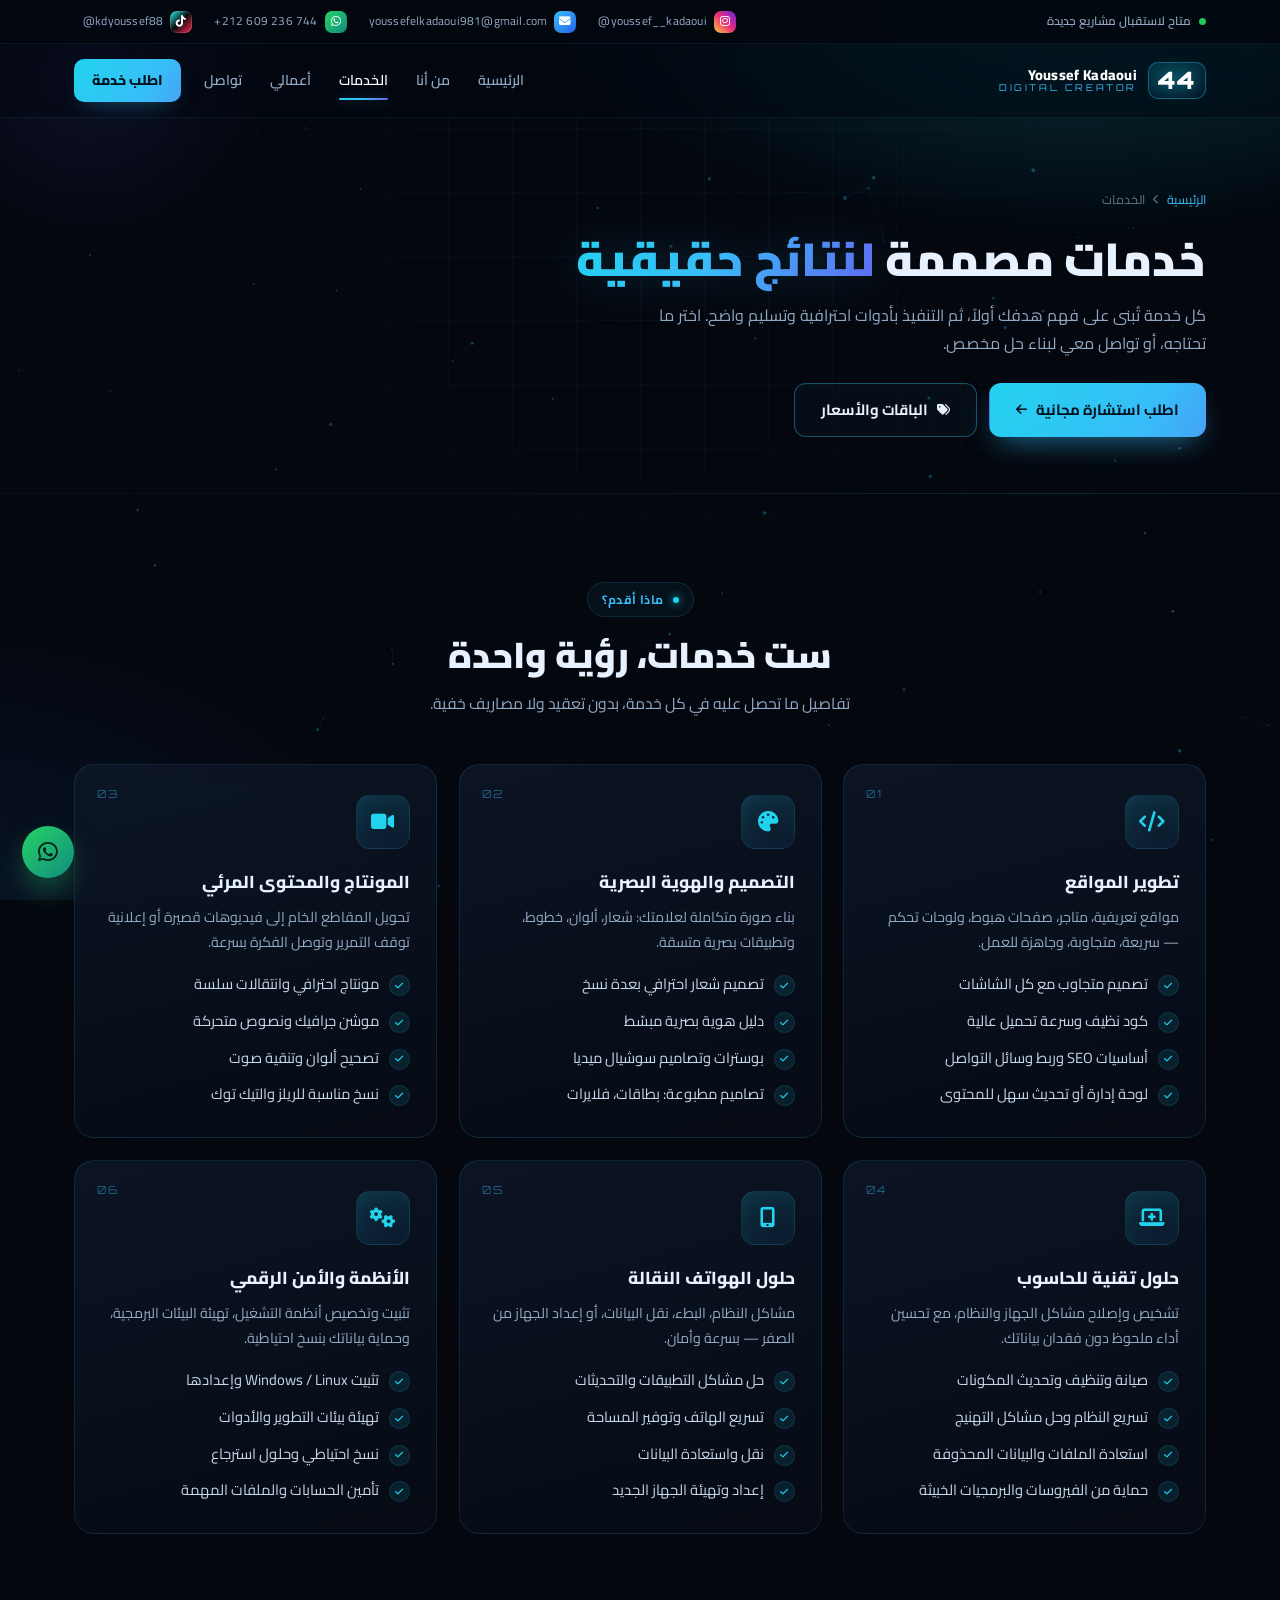
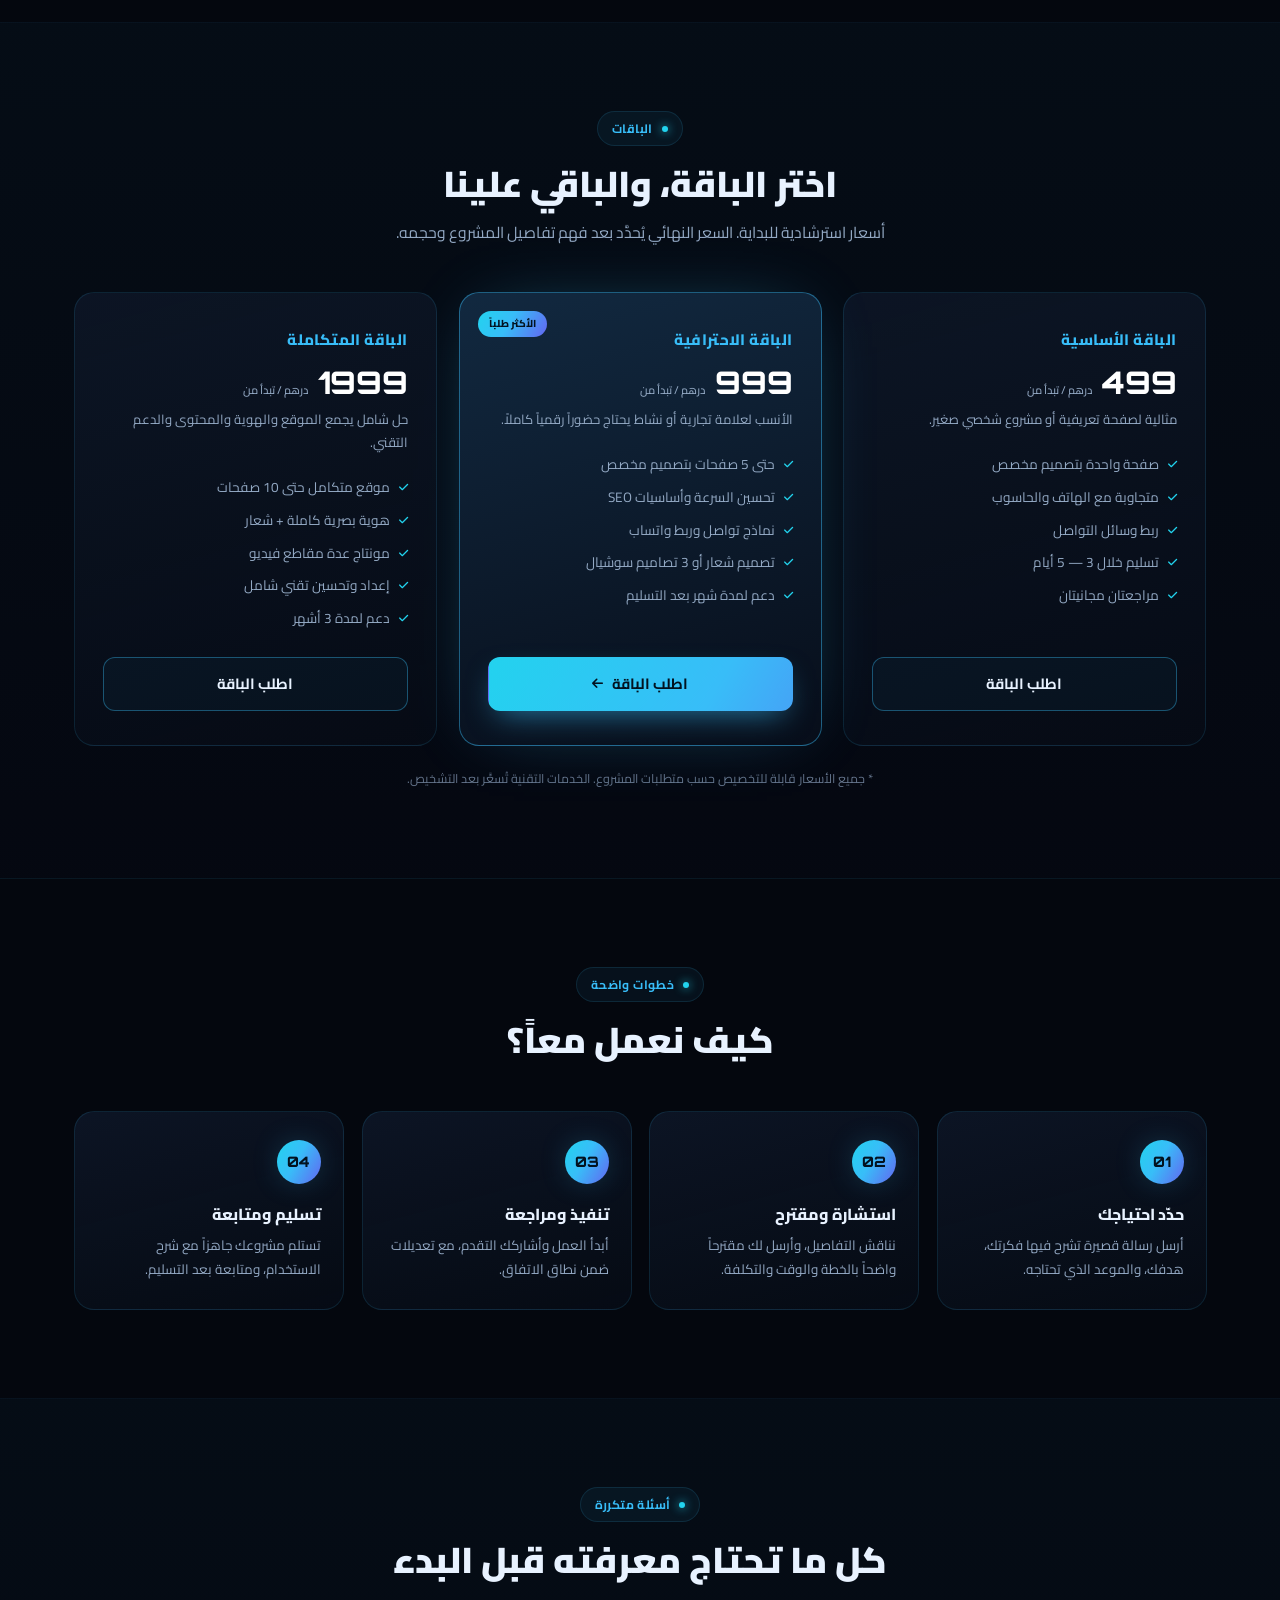
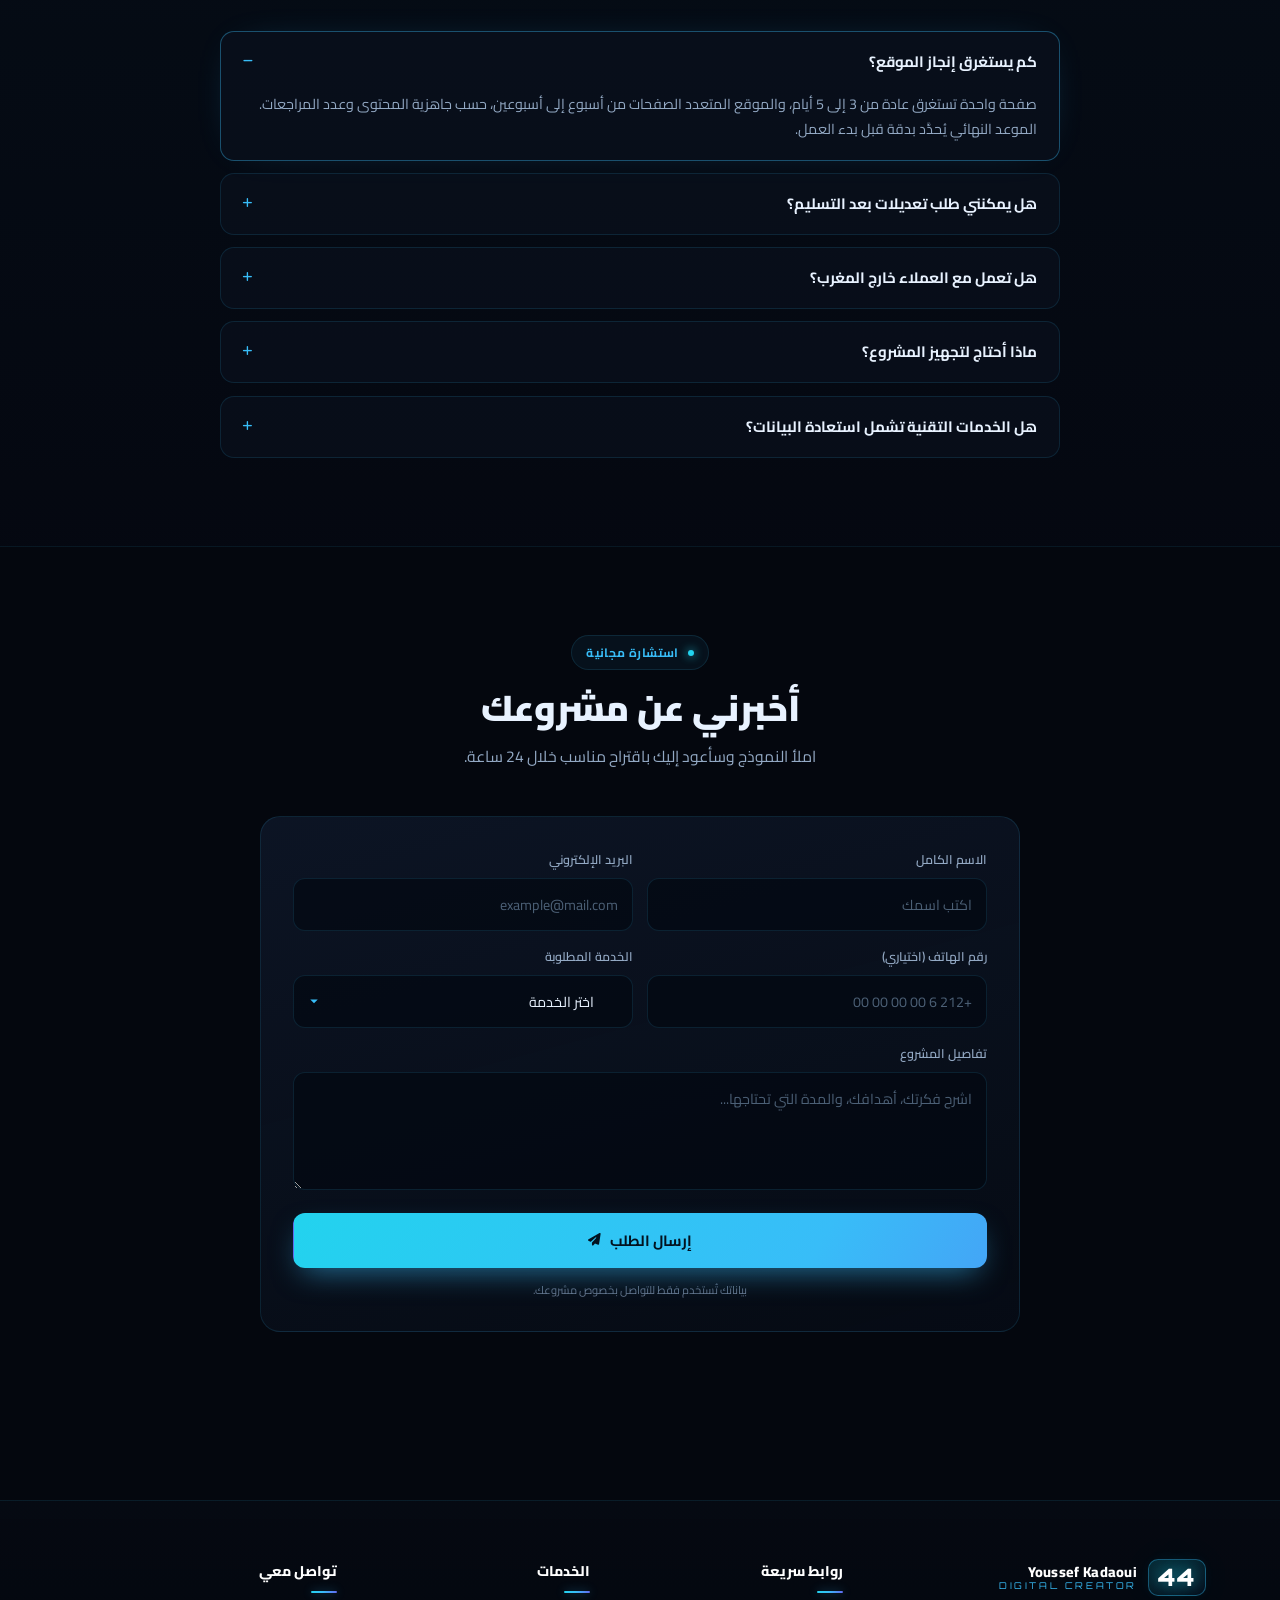
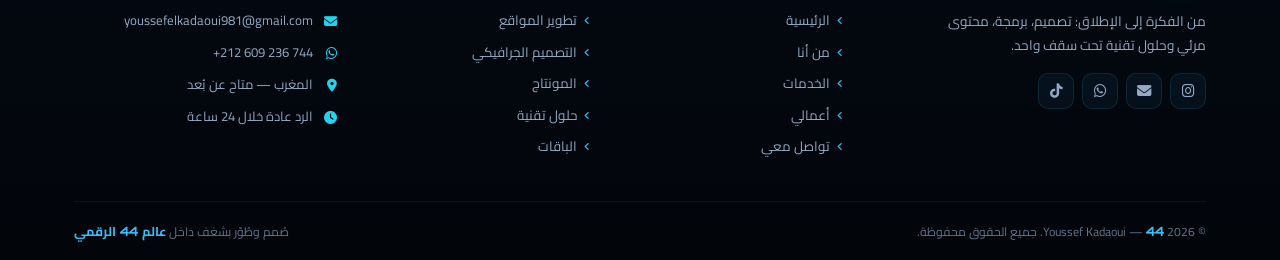
<file: services.html>
<!DOCTYPE html>
<html lang="ar" dir="rtl">
<head>
    <meta charset="UTF-8">
    <meta name="viewport" content="width=device-width, initial-scale=1.0">
    <title>الخدمات والباقات — 44 | يوسف القضاوي</title>
    <meta name="description" content="خدمات 44: تطوير المواقع، التصميم الجرافيكي والهوية البصرية، المونتاج، الحلول التقنية، وباقات عمل واضحة.">
    <meta name="theme-color" content="#04070e">
    <link rel="icon" href="assets/favicon.svg" type="image/svg+xml">
    <link rel="preconnect" href="https://fonts.googleapis.com">
    <link rel="preconnect" href="https://fonts.gstatic.com" crossorigin>
    <link href="https://fonts.googleapis.com/css2?family=Cairo:wght@300;400;500;600;700;800;900&family=Orbitron:wght@500;700;900&display=swap" rel="stylesheet">
    <link rel="stylesheet" href="https://cdnjs.cloudflare.com/ajax/libs/font-awesome/6.5.1/css/all.min.css">
    <link rel="stylesheet" href="css/style.css">
    <noscript><style>.reveal{opacity:1;transform:none}.boot{display:none}</style></noscript>
</head>
<body>

    <div class="boot" aria-hidden="true">
        <div class="boot-inner">
            <span class="boot-logo">44</span>
            <span class="boot-bar"><i></i></span>
            <span class="boot-txt">ENTERING THE DIGITAL WORLD</span>
        </div>
    </div>

    <a class="skip" href="#main">تخطَّ إلى المحتوى</a>
    <div class="scroll-progress" id="scrollProgress"></div>
    <canvas id="fx" aria-hidden="true"></canvas>

    <!-- TOP SOCIAL BAR -->
    <div class="topbar">
        <div class="container topbar-inner">
            <div class="status"><span class="dot"></span> متاح لاستقبال مشاريع جديدة</div>
            <div class="top-social">
                <a class="ts ts-ig" href="https://www.instagram.com/youssef__kadaoui" target="_blank" rel="noopener" aria-label="إنستغرام">
                    <span class="ts-icon"><i class="fab fa-instagram"></i></span>
                    <span class="ts-label">@youssef__kadaoui</span>
                </a>
                <a class="ts ts-mail" href="mailto:youssefelkadaoui981@gmail.com" aria-label="البريد الإلكتروني">
                    <span class="ts-icon"><i class="fas fa-envelope"></i></span>
                    <span class="ts-label">youssefelkadaoui981@gmail.com</span>
                </a>
                <a class="ts ts-wa" href="https://wa.me/212609236744" target="_blank" rel="noopener" aria-label="واتساب">
                    <span class="ts-icon"><i class="fab fa-whatsapp"></i></span>
                    <span class="ts-label">+212 609 236 744</span>
                </a>
                <a class="ts ts-tt" href="https://www.tiktok.com/@kdyoussef88" target="_blank" rel="noopener" aria-label="تيك توك">
                    <span class="ts-icon"><i class="fab fa-tiktok"></i></span>
                    <span class="ts-label">@kdyoussef88</span>
                </a>
            </div>
        </div>
    </div>

    <!-- HEADER -->
    <header class="header" id="header">
        <div class="container header-inner">
            <a href="index.html" class="logo" aria-label="44 — الصفحة الرئيسية">
                <span class="logo-mark">44</span>
                <span class="logo-text"><b>Youssef Kadaoui</b><i>Digital Creator</i></span>
            </a>
            <button class="nav-toggle" id="navToggle" aria-label="فتح القائمة" aria-expanded="false" aria-controls="nav">
                <span></span><span></span><span></span>
            </button>
            <nav class="nav" id="nav">
                <a href="index.html">الرئيسية</a>
                <a href="about.html">من أنا</a>
                <a href="services.html" class="active">الخدمات</a>
                <a href="portfolio.html">أعمالي</a>
                <a href="contact.html">تواصل</a>
                <a href="services.html#consultation" class="nav-cta">اطلب خدمة</a>
            </nav>
        </div>
    </header>

    <main id="main">

        <section class="page-hero">
            <div class="container">
                <div class="crumb"><a href="index.html">الرئيسية</a><i class="fas fa-chevron-left"></i><span>الخدمات</span></div>
                <h1>خدمات مصممة <span class="grad">لنتائج حقيقية</span></h1>
                <p>كل خدمة تُبنى على فهم هدفك أولاً، ثم التنفيذ بأدوات احترافية وتسليم واضح. اختر ما تحتاجه، أو تواصل معي لبناء حل مخصص.</p>
                <div class="hero-actions">
                    <a href="#consultation" class="btn btn-primary">اطلب استشارة مجانية <i class="fas fa-arrow-left"></i></a>
                    <a href="#pricing" class="btn btn-ghost"><i class="fas fa-tags"></i> الباقات والأسعار</a>
                </div>
            </div>
        </section>

        <!-- SERVICES DETAIL -->
        <section class="section">
            <div class="container">
                <div class="section-head reveal">
                    <span class="eyebrow">ماذا أقدم؟</span>
                    <h2>ست خدمات، رؤية واحدة</h2>
                    <p>تفاصيل ما تحصل عليه في كل خدمة، بدون تعقيد ولا مصاريف خفية.</p>
                </div>

                <div class="services-grid">
                    <article class="card service-card reveal tilt" id="web">
                        <span class="num">01</span>
                        <div class="icon-box"><i class="fas fa-code"></i></div>
                        <h3>تطوير المواقع</h3>
                        <p>مواقع تعريفية، متاجر، صفحات هبوط، ولوحات تحكم — سريعة، متجاوبة، وجاهزة للعمل.</p>
                        <ul class="check-list" style="margin-top:6px;">
                            <li><i class="fas fa-check"></i> تصميم متجاوب مع كل الشاشات</li>
                            <li><i class="fas fa-check"></i> كود نظيف وسرعة تحميل عالية</li>
                            <li><i class="fas fa-check"></i> أساسيات SEO وربط وسائل التواصل</li>
                            <li><i class="fas fa-check"></i> لوحة إدارة أو تحديث سهل للمحتوى</li>
                        </ul>
                    </article>

                    <article class="card service-card reveal tilt" id="design">
                        <span class="num">02</span>
                        <div class="icon-box"><i class="fas fa-palette"></i></div>
                        <h3>التصميم والهوية البصرية</h3>
                        <p>بناء صورة متكاملة لعلامتك: شعار، ألوان، خطوط، وتطبيقات بصرية متسقة.</p>
                        <ul class="check-list" style="margin-top:6px;">
                            <li><i class="fas fa-check"></i> تصميم شعار احترافي بعدة نسخ</li>
                            <li><i class="fas fa-check"></i> دليل هوية بصرية مبسّط</li>
                            <li><i class="fas fa-check"></i> بوسترات وتصاميم سوشيال ميديا</li>
                            <li><i class="fas fa-check"></i> تصاميم مطبوعة: بطاقات، فلايرات</li>
                        </ul>
                    </article>

                    <article class="card service-card reveal tilt" id="video">
                        <span class="num">03</span>
                        <div class="icon-box"><i class="fas fa-video"></i></div>
                        <h3>المونتاج والمحتوى المرئي</h3>
                        <p>تحويل المقاطع الخام إلى فيديوهات قصيرة أو إعلانية توقف التمرير وتوصل الفكرة بسرعة.</p>
                        <ul class="check-list" style="margin-top:6px;">
                            <li><i class="fas fa-check"></i> مونتاج احترافي وانتقالات سلسة</li>
                            <li><i class="fas fa-check"></i> موشن جرافيك ونصوص متحركة</li>
                            <li><i class="fas fa-check"></i> تصحيح ألوان وتنقية صوت</li>
                            <li><i class="fas fa-check"></i> نسخ مناسبة للريلز والتيك توك</li>
                        </ul>
                    </article>

                    <article class="card service-card reveal tilt" id="tech">
                        <span class="num">04</span>
                        <div class="icon-box"><i class="fas fa-laptop-medical"></i></div>
                        <h3>حلول تقنية للحاسوب</h3>
                        <p>تشخيص وإصلاح مشاكل الجهاز والنظام، مع تحسين أداء ملحوظ دون فقدان بياناتك.</p>
                        <ul class="check-list" style="margin-top:6px;">
                            <li><i class="fas fa-check"></i> صيانة وتنظيف وتحديث المكونات</li>
                            <li><i class="fas fa-check"></i> تسريع النظام وحل مشاكل التهنيج</li>
                            <li><i class="fas fa-check"></i> استعادة الملفات والبيانات المحذوفة</li>
                            <li><i class="fas fa-check"></i> حماية من الفيروسات والبرمجيات الخبيثة</li>
                        </ul>
                    </article>

                    <article class="card service-card reveal tilt" id="mobile">
                        <span class="num">05</span>
                        <div class="icon-box"><i class="fas fa-mobile-screen-button"></i></div>
                        <h3>حلول الهواتف النقالة</h3>
                        <p>مشاكل النظام، البطء، نقل البيانات، أو إعداد الجهاز من الصفر — بسرعة وأمان.</p>
                        <ul class="check-list" style="margin-top:6px;">
                            <li><i class="fas fa-check"></i> حل مشاكل التطبيقات والتحديثات</li>
                            <li><i class="fas fa-check"></i> تسريع الهاتف وتوفير المساحة</li>
                            <li><i class="fas fa-check"></i> نقل واستعادة البيانات</li>
                            <li><i class="fas fa-check"></i> إعداد وتهيئة الجهاز الجديد</li>
                        </ul>
                    </article>

                    <article class="card service-card reveal tilt" id="systems">
                        <span class="num">06</span>
                        <div class="icon-box"><i class="fas fa-gears"></i></div>
                        <h3>الأنظمة والأمن الرقمي</h3>
                        <p>تثبيت وتخصيص أنظمة التشغيل، تهيئة البيئات البرمجية، وحماية بياناتك بنسخ احتياطية.</p>
                        <ul class="check-list" style="margin-top:6px;">
                            <li><i class="fas fa-check"></i> تثبيت Windows / Linux وإعدادها</li>
                            <li><i class="fas fa-check"></i> تهيئة بيئات التطوير والأدوات</li>
                            <li><i class="fas fa-check"></i> نسخ احتياطي وحلول استرجاع</li>
                            <li><i class="fas fa-check"></i> تأمين الحسابات والملفات المهمة</li>
                        </ul>
                    </article>
                </div>
            </div>
        </section>

        <!-- PRICING -->
        <section class="section section-alt" id="pricing">
            <div class="container">
                <div class="section-head reveal">
                    <span class="eyebrow">الباقات</span>
                    <h2>اختر الباقة، والباقي علينا</h2>
                    <p>أسعار استرشادية للبداية. السعر النهائي يُحدَّد بعد فهم تفاصيل المشروع وحجمه.</p>
                </div>

                <div class="pricing-grid">
                    <div class="card price-card reveal">
                        <h3>الباقة الأساسية</h3>
                        <div class="price">499 <small>درهم / تبدأ من</small></div>
                        <p>مثالية لصفحة تعريفية أو مشروع شخصي صغير.</p>
                        <ul>
                            <li><i class="fas fa-check"></i> صفحة واحدة بتصميم مخصص</li>
                            <li><i class="fas fa-check"></i> متجاوبة مع الهاتف والحاسوب</li>
                            <li><i class="fas fa-check"></i> ربط وسائل التواصل</li>
                            <li><i class="fas fa-check"></i> تسليم خلال 3 — 5 أيام</li>
                            <li><i class="fas fa-check"></i> مراجعتان مجانيتان</li>
                        </ul>
                        <a href="#consultation" class="btn btn-ghost">اطلب الباقة</a>
                    </div>

                    <div class="card price-card featured reveal">
                        <span class="price-badge">الأكثر طلباً</span>
                        <h3>الباقة الاحترافية</h3>
                        <div class="price">999 <small>درهم / تبدأ من</small></div>
                        <p>الأنسب لعلامة تجارية أو نشاط يحتاج حضوراً رقمياً كاملاً.</p>
                        <ul>
                            <li><i class="fas fa-check"></i> حتى 5 صفحات بتصميم مخصص</li>
                            <li><i class="fas fa-check"></i> تحسين السرعة وأساسيات SEO</li>
                            <li><i class="fas fa-check"></i> نماذج تواصل وربط واتساب</li>
                            <li><i class="fas fa-check"></i> تصميم شعار أو 3 تصاميم سوشيال</li>
                            <li><i class="fas fa-check"></i> دعم لمدة شهر بعد التسليم</li>
                        </ul>
                        <a href="#consultation" class="btn btn-primary">اطلب الباقة <i class="fas fa-arrow-left"></i></a>
                    </div>

                    <div class="card price-card reveal">
                        <h3>الباقة المتكاملة</h3>
                        <div class="price">1999 <small>درهم / تبدأ من</small></div>
                        <p>حل شامل يجمع الموقع والهوية والمحتوى والدعم التقني.</p>
                        <ul>
                            <li><i class="fas fa-check"></i> موقع متكامل حتى 10 صفحات</li>
                            <li><i class="fas fa-check"></i> هوية بصرية كاملة + شعار</li>
                            <li><i class="fas fa-check"></i> مونتاج عدة مقاطع فيديو</li>
                            <li><i class="fas fa-check"></i> إعداد وتحسين تقني شامل</li>
                            <li><i class="fas fa-check"></i> دعم لمدة 3 أشهر</li>
                        </ul>
                        <a href="#consultation" class="btn btn-ghost">اطلب الباقة</a>
                    </div>
                </div>

                <p style="text-align:center;color:var(--dim);font-size:.78rem;margin-top:22px;">
                    * جميع الأسعار قابلة للتخصيص حسب متطلبات المشروع. الخدمات التقنية تُسعَّر بعد التشخيص.
                </p>
            </div>
        </section>

        <!-- PROCESS -->
        <section class="section">
            <div class="container">
                <div class="section-head reveal">
                    <span class="eyebrow">خطوات واضحة</span>
                    <h2>كيف نعمل معاً؟</h2>
                </div>
                <div class="process">
                    <div class="card step reveal">
                        <div class="step-num">01</div>
                        <h3>حدّد احتياجك</h3>
                        <p>أرسل رسالة قصيرة تشرح فيها فكرتك، هدفك، والموعد الذي تحتاجه.</p>
                    </div>
                    <div class="card step reveal">
                        <div class="step-num">02</div>
                        <h3>استشارة ومقترح</h3>
                        <p>نناقش التفاصيل، وأرسل لك مقترحاً واضحاً بالخطة والوقت والتكلفة.</p>
                    </div>
                    <div class="card step reveal">
                        <div class="step-num">03</div>
                        <h3>تنفيذ ومراجعة</h3>
                        <p>أبدأ العمل وأشاركك التقدم، مع تعديلات ضمن نطاق الاتفاق.</p>
                    </div>
                    <div class="card step reveal">
                        <div class="step-num">04</div>
                        <h3>تسليم ومتابعة</h3>
                        <p>تستلم مشروعك جاهزاً مع شرح الاستخدام، ومتابعة بعد التسليم.</p>
                    </div>
                </div>
            </div>
        </section>

        <!-- FAQ -->
        <section class="section section-alt">
            <div class="container">
                <div class="section-head reveal">
                    <span class="eyebrow">أسئلة متكررة</span>
                    <h2>كل ما تحتاج معرفته قبل البدء</h2>
                </div>

                <div class="faq">
                    <details class="faq-item reveal" open>
                        <summary>كم يستغرق إنجاز الموقع؟</summary>
                        <p>صفحة واحدة تستغرق عادة من 3 إلى 5 أيام، والموقع المتعدد الصفحات من أسبوع إلى أسبوعين، حسب جاهزية المحتوى وعدد المراجعات. الموعد النهائي يُحدَّد بدقة قبل بدء العمل.</p>
                    </details>
                    <details class="faq-item reveal">
                        <summary>هل يمكنني طلب تعديلات بعد التسليم؟</summary>
                        <p>نعم. كل باقة تشمل عدداً من المراجعات المجانية، ويمكن إضافة تعديلات لاحقة بتكلفة رمزية. كما أوفّر باقات دعم شهرية لمن يحتاج تحديثات مستمرة.</p>
                    </details>
                    <details class="faq-item reveal">
                        <summary>هل تعمل مع العملاء خارج المغرب؟</summary>
                        <p>بالتأكيد. العمل يتم عن بُعد بالكامل عبر واتساب أو البريد الإلكتروني، ويمكن التنسيق حسب منطقتك الزمنية.</p>
                    </details>
                    <details class="faq-item reveal">
                        <summary>ماذا أحتاج لتجهيز المشروع؟</summary>
                        <p>يكفي أن ترسل فكرة واضحة عن نشاطك، أمثلة تحبها، والشعار أو الصور إن وُجدت. سأساعدك في ترتيب المحتوى وصياغته إن لم يكن جاهزاً.</p>
                    </details>
                    <details class="faq-item reveal">
                        <summary>هل الخدمات التقنية تشمل استعادة البيانات؟</summary>
                        <p>نعم، لكن النتيجة تعتمد على حالة الجهاز. يتم التشخيص أولاً، وأخبرك بإمكانية الاستعادة والتكلفة قبل البدء، دون أي التزام منك.</p>
                    </details>
                </div>
            </div>
        </section>

        <!-- CONSULTATION FORM -->
        <section class="section" id="consultation">
            <div class="container">
                <div class="section-head reveal">
                    <span class="eyebrow">استشارة مجانية</span>
                    <h2>أخبرني عن مشروعك</h2>
                    <p>املأ النموذج وسأعود إليك باقتراح مناسب خلال 24 ساعة.</p>
                </div>

                <div class="form-card card reveal" style="max-width:760px;margin:0 auto;">
                    <form action="https://formsubmit.co/youssefelkadaoui981@gmail.com" method="POST" id="contactForm">
                        <div class="form-row">
                            <div class="field">
                                <label for="s-name">الاسم الكامل</label>
                                <input type="text" id="s-name" name="name" placeholder="اكتب اسمك" required>
                            </div>
                            <div class="field">
                                <label for="s-email">البريد الإلكتروني</label>
                                <input type="email" id="s-email" name="email" placeholder="example@mail.com" required>
                            </div>
                        </div>
                        <div class="form-row">
                            <div class="field">
                                <label for="s-phone">رقم الهاتف (اختياري)</label>
                                <input type="text" id="s-phone" name="phone" placeholder="+212 6 00 00 00 00">
                            </div>
                            <div class="field">
                                <label for="s-service">الخدمة المطلوبة</label>
                                <select id="s-service" name="service" required>
                                    <option value="">اختر الخدمة</option>
                                    <option value="تطوير المواقع">تطوير المواقع</option>
                                    <option value="التصميم والهوية البصرية">التصميم والهوية البصرية</option>
                                    <option value="المونتاج والمحتوى المرئي">المونتاج والمحتوى المرئي</option>
                                    <option value="حلول تقنية للحاسوب">حلول تقنية للحاسوب</option>
                                    <option value="حلول الهواتف النقالة">حلول الهواتف النقالة</option>
                                    <option value="الأنظمة والأمن الرقمي">الأنظمة والأمن الرقمي</option>
                                    <option value="باقة متكاملة">باقة متكاملة</option>
                                </select>
                            </div>
                        </div>
                        <div class="field">
                            <label for="s-msg">تفاصيل المشروع</label>
                            <textarea id="s-msg" name="message" placeholder="اشرح فكرتك، أهدافك، والمدة التي تحتاجها..." required></textarea>
                        </div>
                        <input type="hidden" name="_captcha" value="false">
                        <input type="hidden" name="_subject" value="طلب خدمة جديد من موقع 44">
                        <input type="hidden" name="_template" value="table">
                        <input type="hidden" name="_next" value="https://youssefelkadaoui981.github.io/44/services.html?success=true">
                        <input type="hidden" name="_autoresponse" value="شكراً لتواصلك مع 44! سأرد عليك في أقرب وقت ممكن.">
                        <button type="submit" class="btn btn-primary" style="width:100%;">
                            إرسال الطلب <i class="fas fa-paper-plane"></i>
                        </button>
                        <p class="form-note">بياناتك تُستخدم فقط للتواصل بخصوص مشروعك.</p>
                    </form>
                </div>
            </div>
        </section>

    </main>

    <!-- FOOTER -->
    <footer class="footer">
        <div class="container">
            <div class="footer-grid">
                <div class="footer-brand">
                    <a href="index.html" class="logo" aria-label="44">
                        <span class="logo-mark">44</span>
                        <span class="logo-text"><b>Youssef Kadaoui</b><i>Digital Creator</i></span>
                    </a>
                    <p>من الفكرة إلى الإطلاق: تصميم، برمجة، محتوى مرئي وحلول تقنية تحت سقف واحد.</p>
                    <div class="footer-social">
                        <a href="https://www.instagram.com/youssef__kadaoui" target="_blank" rel="noopener" aria-label="Instagram"><i class="fab fa-instagram"></i></a>
                        <a href="mailto:youssefelkadaoui981@gmail.com" aria-label="Email"><i class="fas fa-envelope"></i></a>
                        <a href="https://wa.me/212609236744" target="_blank" rel="noopener" aria-label="WhatsApp"><i class="fab fa-whatsapp"></i></a>
                        <a href="https://www.tiktok.com/@kdyoussef88" target="_blank" rel="noopener" aria-label="TikTok"><i class="fab fa-tiktok"></i></a>
                    </div>
                </div>

                <div>
                    <h4>روابط سريعة</h4>
                    <div class="footer-links">
                        <a href="index.html">الرئيسية</a>
                        <a href="about.html">من أنا</a>
                        <a href="services.html">الخدمات</a>
                        <a href="portfolio.html">أعمالي</a>
                        <a href="contact.html">تواصل معي</a>
                    </div>
                </div>

                <div>
                    <h4>الخدمات</h4>
                    <div class="footer-links">
                        <a href="services.html#web">تطوير المواقع</a>
                        <a href="services.html#design">التصميم الجرافيكي</a>
                        <a href="services.html#video">المونتاج</a>
                        <a href="services.html#tech">حلول تقنية</a>
                        <a href="services.html#pricing">الباقات</a>
                    </div>
                </div>

                <div>
                    <h4>تواصل معي</h4>
                    <div class="footer-contact">
                        <a href="mailto:youssefelkadaoui981@gmail.com"><i class="fas fa-envelope"></i><span dir="ltr">youssefelkadaoui981@gmail.com</span></a>
                        <a href="https://wa.me/212609236744" target="_blank" rel="noopener"><i class="fab fa-whatsapp"></i><span dir="ltr">+212 609 236 744</span></a>
                        <span><i class="fas fa-location-dot"></i> المغرب — متاح عن بُعد</span>
                        <span><i class="fas fa-clock"></i> الرد عادة خلال 24 ساعة</span>
                    </div>
                </div>
            </div>

            <div class="footer-bottom">
                <p>© <span data-year>2026</span> Youssef Kadaoui — <b>44</b>. جميع الحقوق محفوظة.</p>
                <p>صُمم وطُوّر بشغف داخل <b>عالم 44 الرقمي</b></p>
            </div>
        </div>
    </footer>

    <a class="float-wa" href="https://wa.me/212609236744" target="_blank" rel="noopener" aria-label="تواصل عبر واتساب">
        <i class="fab fa-whatsapp"></i>
    </a>
    <button class="back-top" id="backTop" aria-label="العودة إلى الأعلى"><i class="fas fa-arrow-up"></i></button>

    <script src="js/script.js"></script>
</body>
</html>
</file>
<file: css/style.css>
/* =========================================================
   44 — Youssef Kadaoui | Digital World Theme
   Dark UI · Neon Blue · Glassmorphism
   ========================================================= */

*, *::before, *::after {
    margin: 0;
    padding: 0;
    box-sizing: border-box;
}

:root {
    --bg: #04070e;
    --bg-soft: #070c16;
    --bg-card: rgba(10, 17, 30, 0.72);
    --line: rgba(56, 189, 248, 0.13);
    --line-strong: rgba(56, 189, 248, 0.38);
    --cyan: #22d3ee;
    --sky: #38bdf8;
    --blue: #3b82f6;
    --indigo: #6366f1;
    --glow: rgba(56, 189, 248, 0.45);
    --text: #e8f2ff;
    --muted: #93a9c4;
    --dim: #64748b;
    --grad: linear-gradient(120deg, #22d3ee 0%, #38bdf8 45%, #6366f1 100%);
    --grad-soft: linear-gradient(160deg, rgba(34, 211, 238, 0.14), rgba(99, 102, 241, 0.05));
    --radius: 20px;
    --radius-sm: 14px;
    --font: 'Cairo', 'Segoe UI', Tahoma, sans-serif;
    --font-display: 'Orbitron', 'Cairo', sans-serif;
    --topbar-h: 44px;
    --header-h: 74px;
    --shadow: 0 30px 60px -30px rgba(2, 10, 25, 0.95);
}

html {
    scroll-behavior: smooth;
    scroll-padding-top: calc(var(--topbar-h) + var(--header-h) + 24px);
}

body {
    font-family: var(--font);
    background: var(--bg);
    color: var(--text);
    line-height: 1.75;
    overflow-x: hidden;
    min-height: 100vh;
    position: relative;
    -webkit-font-smoothing: antialiased;
}

/* Digital grid + ambient light */
body::before {
    content: '';
    position: fixed;
    inset: 0;
    background-image:
        linear-gradient(rgba(56, 189, 248, 0.045) 1px, transparent 1px),
        linear-gradient(90deg, rgba(56, 189, 248, 0.045) 1px, transparent 1px);
    background-size: 64px 64px;
    -webkit-mask-image: radial-gradient(ellipse at 50% 25%, #000 15%, transparent 78%);
    mask-image: radial-gradient(ellipse at 50% 25%, #000 15%, transparent 78%);
    pointer-events: none;
    z-index: 0;
}

body::after {
    content: '';
    position: fixed;
    inset: 0;
    background:
        radial-gradient(900px 520px at 88% -8%, rgba(34, 211, 238, 0.10), transparent 62%),
        radial-gradient(820px 520px at -5% 102%, rgba(59, 130, 246, 0.11), transparent 62%);
    pointer-events: none;
    z-index: 0;
}

::selection {
    background: rgba(56, 189, 248, 0.35);
    color: #fff;
}

a {
    text-decoration: none;
    color: inherit;
}

ul, ol {
    list-style: none;
}

img {
    max-width: 100%;
    display: block;
}

button,
input,
select,
textarea {
    font-family: inherit;
}

#fx {
    position: fixed;
    inset: 0;
    z-index: 0;
    pointer-events: none;
    opacity: 0.55;
}

main {
    position: relative;
    z-index: 1;
}

.container {
    width: 100%;
    max-width: 1180px;
    margin: 0 auto;
    padding: 0 24px;
}

/* Skip link */
.skip {
    position: fixed;
    top: -100px;
    inset-inline-start: 16px;
    z-index: 5000;
    padding: 10px 18px;
    border-radius: 0 0 12px 12px;
    background: var(--sky);
    color: #02121f;
    font-weight: 800;
    transition: top 0.25s ease;
}

.skip:focus {
    top: 0;
}

/* Scroll progress */
.scroll-progress {
    position: fixed;
    top: 0;
    inset-inline-start: 0;
    height: 2px;
    width: 0;
    background: var(--grad);
    box-shadow: 0 0 12px var(--glow);
    z-index: 1300;
    transition: width 0.1s linear;
}

/* ===== BOOT SCREEN ===== */
.boot {
    position: fixed;
    inset: 0;
    z-index: 6000;
    display: grid;
    place-items: center;
    background: #03060c;
    animation: bootOut 0.7s ease 1.6s forwards;
}

.boot-inner {
    display: flex;
    flex-direction: column;
    align-items: center;
    gap: 18px;
}

.boot-logo {
    font-family: var(--font-display);
    font-size: 3rem;
    font-weight: 900;
    letter-spacing: 4px;
    color: #fff;
    text-shadow: 0 0 24px rgba(34, 211, 238, 0.9), 0 0 60px rgba(34, 211, 238, 0.45);
    animation: bootPulse 1.2s ease-in-out infinite alternate;
}

.boot-bar {
    width: 190px;
    height: 2px;
    border-radius: 2px;
    background: rgba(56, 189, 248, 0.15);
    overflow: hidden;
}

.boot-bar i {
    display: block;
    height: 100%;
    width: 0;
    background: var(--grad);
    box-shadow: 0 0 10px var(--glow);
    animation: bootLoad 1.5s cubic-bezier(0.4, 0, 0.2, 1) forwards;
}

.boot-txt {
    font-family: var(--font-display);
    font-size: 0.6rem;
    letter-spacing: 4px;
    color: var(--sky);
    opacity: 0.75;
}

@keyframes bootLoad {
    to { width: 100%; }
}

@keyframes bootPulse {
    from { opacity: 0.75; transform: scale(0.98); }
    to { opacity: 1; transform: scale(1.02); }
}

@keyframes bootOut {
    to {
        opacity: 0;
        visibility: hidden;
        pointer-events: none;
    }
}

/* =========================================================
   TOP SOCIAL BAR
   ========================================================= */
.topbar {
    position: fixed;
    top: 0;
    inset-inline: 0;
    height: var(--topbar-h);
    z-index: 1200;
    background: rgba(3, 7, 14, 0.94);
    backdrop-filter: blur(18px);
    -webkit-backdrop-filter: blur(18px);
    border-bottom: 1px solid rgba(56, 189, 248, 0.10);
    font-size: 0.78rem;
}

.topbar-inner {
    height: 100%;
    display: flex;
    align-items: center;
    justify-content: space-between;
    gap: 16px;
}

.status {
    display: inline-flex;
    align-items: center;
    gap: 8px;
    color: var(--muted);
    white-space: nowrap;
    font-size: 0.74rem;
    font-weight: 600;
}

.status .dot {
    width: 7px;
    height: 7px;
    border-radius: 50%;
    background: #22c55e;
    box-shadow: 0 0 0 0 rgba(34, 197, 94, 0.6);
    animation: pulseDot 2s infinite;
}

.top-social {
    display: flex;
    align-items: center;
    gap: 4px;
}

.ts {
    display: inline-flex;
    align-items: center;
    gap: 7px;
    padding: 4px 9px;
    border-radius: 999px;
    color: var(--muted);
    transition: color 0.25s ease, background 0.25s ease;
    line-height: 1;
}

.ts-icon {
    width: 22px;
    height: 22px;
    border-radius: 7px;
    display: grid;
    place-items: center;
    font-size: 0.72rem;
    color: #fff;
    flex: 0 0 auto;
    transition: transform 0.25s ease, box-shadow 0.25s ease;
}

.ts-ig .ts-icon { background: linear-gradient(45deg, #f9ce34, #ee2a7b 50%, #6228d7); }
.ts-mail .ts-icon { background: linear-gradient(135deg, #38bdf8, #2563eb); }
.ts-wa .ts-icon { background: linear-gradient(135deg, #25d366, #128c7e); }
.ts-tt .ts-icon {
    background: linear-gradient(135deg, #25f4ee, #0b0b0b 48%, #fe2c55);
    box-shadow: inset 0 0 0 1px rgba(255, 255, 255, 0.14);
}

.ts-label {
    font-size: 0.74rem;
    letter-spacing: 0.2px;
    direction: ltr;
    unicode-bidi: plaintext;
}

.ts:hover {
    color: #fff;
    background: rgba(56, 189, 248, 0.08);
}

.ts:hover .ts-icon {
    transform: translateY(-2px) scale(1.07);
    box-shadow: 0 6px 16px -4px rgba(56, 189, 248, 0.5);
}

.lang-switch {
    display: inline-flex;
    align-items: center;
    gap: 6px;
    margin-inline-start: 6px;
    padding: 4px 11px;
    border-radius: 999px;
    border: 1px solid var(--line);
    background: rgba(56, 189, 248, 0.05);
    color: var(--sky);
    font-size: 0.72rem;
    font-weight: 800;
    line-height: 1.4;
    transition: all 0.25s ease;
    white-space: nowrap;
}

.lang-switch:hover {
    color: #02121f;
    background: var(--grad);
    border-color: transparent;
    box-shadow: 0 6px 18px -8px var(--glow);
}

.lang-switch i {
    font-size: 0.8em;
}

/* =========================================================
   LANGUAGE GATE
   ========================================================= */
.lang-gate {
    position: fixed;
    inset: 0;
    z-index: 6500;
    display: grid;
    place-items: center;
    padding: 24px;
    background:
        radial-gradient(700px 420px at 50% 15%, rgba(34, 211, 238, 0.14), transparent 70%),
        radial-gradient(600px 420px at 80% 100%, rgba(99, 102, 241, 0.12), transparent 70%),
        rgba(3, 6, 12, 0.97);
    backdrop-filter: blur(16px);
    -webkit-backdrop-filter: blur(16px);
    animation: fadeInGate 0.45s ease both;
}

.lang-gate.hidden {
    display: none;
}

.lang-gate::before {
    content: '';
    position: absolute;
    inset: 0;
    background-image:
        linear-gradient(rgba(56, 189, 248, 0.06) 1px, transparent 1px),
        linear-gradient(90deg, rgba(56, 189, 248, 0.06) 1px, transparent 1px);
    background-size: 52px 52px;
    -webkit-mask-image: radial-gradient(circle at 50% 45%, #000, transparent 72%);
    mask-image: radial-gradient(circle at 50% 45%, #000, transparent 72%);
    pointer-events: none;
}

@keyframes fadeInGate {
    from { opacity: 0; }
    to { opacity: 1; }
}

.lang-gate-card {
    position: relative;
    z-index: 1;
    width: min(560px, 100%);
    text-align: center;
    padding: 42px 30px;
    border: 1px solid var(--line-strong);
    border-radius: 26px;
    background: linear-gradient(165deg, rgba(12, 22, 38, 0.96), rgba(5, 10, 19, 0.96));
    box-shadow: 0 40px 90px -40px rgba(0, 0, 0, 0.98), 0 0 80px -40px var(--glow);
}

.lang-gate-card .logo-mark {
    display: inline-block;
    font-size: 2rem;
    margin-bottom: 18px;
}

.lang-gate-kicker {
    font-family: var(--font-display);
    font-size: 0.58rem;
    letter-spacing: 3.5px;
    color: var(--sky);
    opacity: 0.8;
    margin-bottom: 12px;
}

.lang-gate-card h2 {
    font-size: clamp(1.3rem, 3vw, 1.7rem);
    font-weight: 900;
    line-height: 1.5;
    margin-bottom: 6px;
}

.lang-gate-card h2 span {
    color: var(--muted);
    font-size: 0.8em;
    font-weight: 600;
}

.lang-gate-hint {
    color: var(--dim);
    font-size: 0.78rem;
    margin-bottom: 26px;
}

.lang-options {
    display: grid;
    grid-template-columns: 1fr 1fr;
    gap: 14px;
}

.lang-opt {
    display: flex;
    flex-direction: column;
    align-items: center;
    gap: 3px;
    padding: 20px 14px;
    border-radius: 16px;
    border: 1px solid var(--line);
    background: rgba(56, 189, 248, 0.05);
    color: var(--text);
    transition: transform 0.28s ease, border-color 0.28s ease, box-shadow 0.28s ease, background 0.28s ease;
}

.lang-opt i {
    font-size: 1.2rem;
    color: var(--cyan);
    margin-bottom: 5px;
}

.lang-opt b {
    font-size: 1rem;
    font-weight: 800;
}

.lang-opt span {
    font-size: 0.72rem;
    color: var(--muted);
}

.lang-opt:hover {
    transform: translateY(-4px);
    border-color: var(--line-strong);
    background: rgba(56, 189, 248, 0.11);
    box-shadow: 0 18px 38px -20px var(--glow);
}

/* =========================================================
   HEADER / NAV
   ========================================================= */
.header {
    position: fixed;
    top: var(--topbar-h);
    inset-inline: 0;
    z-index: 1100;
    height: var(--header-h);
    background: rgba(4, 8, 16, 0.55);
    backdrop-filter: blur(22px) saturate(1.3);
    -webkit-backdrop-filter: blur(22px) saturate(1.3);
    border-bottom: 1px solid rgba(56, 189, 248, 0.08);
    transition: background 0.35s ease, box-shadow 0.35s ease, border-color 0.35s ease;
}

.header.scrolled {
    background: rgba(3, 7, 14, 0.92);
    border-color: rgba(56, 189, 248, 0.18);
    box-shadow: 0 20px 45px -25px rgba(0, 0, 0, 0.95);
}

.header-inner {
    height: 100%;
    display: flex;
    align-items: center;
    justify-content: space-between;
    gap: 20px;
}

.logo {
    display: flex;
    align-items: center;
    gap: 11px;
    flex: 0 0 auto;
}

.logo-mark {
    font-family: var(--font-display);
    font-size: 1.5rem;
    font-weight: 900;
    letter-spacing: 1px;
    color: #fff;
    text-shadow: 0 0 18px rgba(34, 211, 238, 0.75), 0 0 44px rgba(34, 211, 238, 0.3);
    padding: 1px 9px;
    border: 1px solid var(--line-strong);
    border-radius: 10px;
    background: linear-gradient(160deg, rgba(34, 211, 238, 0.16), rgba(99, 102, 241, 0.04));
    line-height: 1.35;
}

.logo-text {
    display: flex;
    flex-direction: column;
    line-height: 1.15;
}

.logo-text b {
    font-size: 0.9rem;
    font-weight: 800;
    letter-spacing: 0.3px;
    color: #fff;
}

.logo-text i {
    font-style: normal;
    font-size: 0.58rem;
    color: var(--sky);
    letter-spacing: 2.6px;
    text-transform: uppercase;
    font-family: var(--font-display);
}

.nav {
    display: flex;
    align-items: center;
    gap: 2px;
}

.nav a {
    position: relative;
    padding: 9px 13px;
    border-radius: 10px;
    font-size: 0.88rem;
    font-weight: 600;
    color: var(--muted);
    transition: color 0.25s ease, background 0.25s ease;
    white-space: nowrap;
}

.nav a:hover {
    color: #fff;
    background: rgba(56, 189, 248, 0.07);
}

.nav a.active {
    color: #fff;
}

.nav a.active::after {
    content: '';
    position: absolute;
    bottom: 2px;
    left: 13px;
    right: 13px;
    height: 2px;
    border-radius: 2px;
    background: var(--grad);
    box-shadow: 0 0 12px var(--glow);
}

.nav a.nav-cta {
    margin-inline-start: 8px;
    padding: 9px 18px;
    color: #02121f;
    background: var(--grad);
    background-size: 160% 160%;
    font-weight: 800;
    box-shadow: 0 10px 24px -12px var(--glow);
    transition: transform 0.25s ease, box-shadow 0.25s ease, background-position 0.4s ease;
}

.nav a.nav-cta:hover {
    color: #02121f;
    background-position: 100% 50%;
    transform: translateY(-2px);
    box-shadow: 0 16px 30px -12px var(--glow);
}

.nav-toggle {
    display: none;
    flex-direction: column;
    gap: 5px;
    cursor: pointer;
    padding: 6px;
    background: rgba(56, 189, 248, 0.06);
    border: 1px solid var(--line);
    border-radius: 10px;
    z-index: 1002;
}

.nav-toggle span {
    display: block;
    width: 22px;
    height: 2px;
    background: var(--text);
    border-radius: 2px;
    transition: transform 0.3s ease, opacity 0.3s ease;
}

.nav-toggle.open span:nth-child(1) { transform: translateY(7px) rotate(45deg); }
.nav-toggle.open span:nth-child(2) { opacity: 0; }
.nav-toggle.open span:nth-child(3) { transform: translateY(-7px) rotate(-45deg); }

/* =========================================================
   BUTTONS / UI ATOMS
   ========================================================= */
.btn {
    display: inline-flex;
    align-items: center;
    justify-content: center;
    gap: 9px;
    padding: 13px 26px;
    border-radius: 12px;
    font-size: 0.93rem;
    font-weight: 700;
    cursor: pointer;
    border: 1px solid transparent;
    transition: transform 0.3s ease, box-shadow 0.3s ease, background 0.3s ease, border-color 0.3s ease;
    position: relative;
    overflow: hidden;
    text-align: center;
    -webkit-tap-highlight-color: transparent;
}

.btn i { font-size: 0.85em; }

.btn-primary {
    background: var(--grad);
    background-size: 170% 170%;
    background-position: 0 50%;
    color: #02121f;
    box-shadow: 0 12px 30px -10px rgba(56, 189, 248, 0.6);
}

.btn-primary:hover {
    background-position: 100% 50%;
    transform: translateY(-3px);
    box-shadow: 0 20px 40px -12px rgba(56, 189, 248, 0.7);
}

.btn-ghost {
    background: rgba(56, 189, 248, 0.04);
    border-color: var(--line-strong);
    color: var(--text);
}

.btn-ghost:hover {
    background: rgba(56, 189, 248, 0.10);
    border-color: var(--sky);
    color: #fff;
    transform: translateY(-3px);
    box-shadow: 0 16px 32px -18px rgba(56, 189, 248, 0.6);
}

.btn-wa {
    background: linear-gradient(135deg, #25d366, #128c7e);
    color: #04231a;
    box-shadow: 0 12px 30px -12px rgba(37, 211, 102, 0.6);
}

.btn-wa:hover {
    transform: translateY(-3px);
    box-shadow: 0 20px 40px -14px rgba(37, 211, 102, 0.7);
}

/* =========================================================
   HERO (HOME)
   ========================================================= */
.hero {
    position: relative;
    padding: calc(var(--topbar-h) + var(--header-h) + 68px) 0 72px;
    min-height: 100vh;
    display: flex;
    align-items: center;
    overflow: hidden;
}

/* Neon floor grid */
.hero::before {
    content: '';
    position: absolute;
    left: -12%;
    right: -12%;
    bottom: -2%;
    height: 48%;
    background-image:
        linear-gradient(rgba(56, 189, 248, 0.22) 1px, transparent 1px),
        linear-gradient(90deg, rgba(56, 189, 248, 0.22) 1px, transparent 1px);
    background-size: 72px 72px;
    transform: perspective(430px) rotateX(64deg);
    transform-origin: bottom center;
    -webkit-mask-image: linear-gradient(to top, #000 4%, transparent 76%);
    mask-image: linear-gradient(to top, #000 4%, transparent 76%);
    opacity: 0.5;
    pointer-events: none;
}

.orb {
    position: absolute;
    border-radius: 50%;
    filter: blur(70px);
    pointer-events: none;
    z-index: 0;
    animation: orbFloat 16s ease-in-out infinite alternate;
}

.orb-1 {
    width: 420px;
    height: 420px;
    background: rgba(34, 211, 238, 0.16);
    top: -120px;
    inset-inline-end: -80px;
}

.orb-2 {
    width: 340px;
    height: 340px;
    background: rgba(99, 102, 241, 0.14);
    bottom: -80px;
    inset-inline-start: -90px;
    animation-delay: -6s;
}

.orb-3 {
    width: 240px;
    height: 240px;
    background: rgba(59, 130, 246, 0.12);
    top: 42%;
    inset-inline-start: 34%;
    animation-delay: -10s;
}

@keyframes orbFloat {
    0% { transform: translate(0, 0) scale(1); }
    50% { transform: translate(26px, -22px) scale(1.08); }
    100% { transform: translate(-18px, 18px) scale(0.94); }
}

.hero-grid {
    position: relative;
    z-index: 2;
    display: grid;
    grid-template-columns: 1.06fr 0.94fr;
    gap: 54px;
    align-items: center;
}

.eyebrow {
    display: inline-flex;
    align-items: center;
    gap: 9px;
    padding: 6px 14px;
    border: 1px solid var(--line);
    border-radius: 999px;
    background: rgba(56, 189, 248, 0.06);
    color: var(--sky);
    font-size: 0.76rem;
    font-weight: 700;
    letter-spacing: 0.4px;
    margin-bottom: 22px;
}

.eyebrow::before {
    content: '';
    width: 6px;
    height: 6px;
    border-radius: 50%;
    background: var(--cyan);
    box-shadow: 0 0 10px var(--cyan);
    animation: pulseDot 2s infinite;
}

@keyframes pulseDot {
    0% { box-shadow: 0 0 0 0 rgba(34, 211, 238, 0.55); }
    70% { box-shadow: 0 0 0 9px rgba(34, 211, 238, 0); }
    100% { box-shadow: 0 0 0 0 rgba(34, 211, 238, 0); }
}

.hero h1 {
    font-size: clamp(2.05rem, 4.4vw, 3.6rem);
    line-height: 1.22;
    font-weight: 900;
    letter-spacing: -0.5px;
    margin-bottom: 16px;
}

.grad {
    background: var(--grad);
    -webkit-background-clip: text;
    background-clip: text;
    -webkit-text-fill-color: transparent;
    color: transparent;
    filter: drop-shadow(0 0 22px rgba(56, 189, 248, 0.22));
}

.hero-role {
    display: flex;
    align-items: center;
    flex-wrap: wrap;
    gap: 8px;
    font-size: 1rem;
    font-weight: 700;
    color: #cfe4f7;
    margin-bottom: 14px;
}

.hero-role .typed {
    color: var(--cyan);
    text-shadow: 0 0 18px rgba(34, 211, 238, 0.45);
}

.cursor {
    display: inline-block;
    width: 2px;
    height: 1.05em;
    background: var(--cyan);
    box-shadow: 0 0 10px var(--cyan);
    animation: blink 0.9s step-end infinite;
    vertical-align: -2px;
}

@keyframes blink {
    0%, 100% { opacity: 1; }
    50% { opacity: 0; }
}

.hero .lead {
    color: var(--muted);
    font-size: 1.02rem;
    max-width: 56ch;
    margin-bottom: 28px;
}

.hero-actions {
    display: flex;
    flex-wrap: wrap;
    gap: 12px;
    margin-bottom: 34px;
}

.hero-mini {
    display: flex;
    flex-wrap: wrap;
    gap: 30px;
    padding-top: 22px;
    border-top: 1px solid var(--line);
}

.hero-mini b {
    display: block;
    font-family: var(--font-display);
    font-size: 1.32rem;
    color: #fff;
    line-height: 1.25;
    text-shadow: 0 0 20px rgba(56, 189, 248, 0.35);
}

.hero-mini span {
    font-size: 0.76rem;
    color: var(--muted);
}

/* Hero visual */
.hero-visual {
    position: relative;
    display: grid;
    place-items: center;
    min-height: 470px;
    z-index: 2;
}

.photo-glow {
    position: absolute;
    width: 78%;
    aspect-ratio: 1;
    border-radius: 50%;
    background: radial-gradient(circle, rgba(34, 211, 238, 0.3), transparent 66%);
    filter: blur(34px);
    z-index: 0;
}

.photo-frame {
    position: relative;
    width: min(352px, 82%);
    aspect-ratio: 1 / 1;
    border-radius: 50%;
    padding: 9px;
    background: linear-gradient(165deg, rgba(56, 189, 248, 0.5), rgba(99, 102, 241, 0.10) 55%, rgba(34, 211, 238, 0.35));
    box-shadow: 0 45px 90px -35px rgba(2, 12, 27, 0.95), 0 0 70px -24px rgba(56, 189, 248, 0.5);
    z-index: 1;
}

.photo-frame::before {
    content: '';
    position: absolute;
    inset: -15px;
    border-radius: 50%;
    border: 1px dashed rgba(56, 189, 248, 0.22);
    animation: spinSlow 30s linear infinite;
    pointer-events: none;
}

@keyframes spinSlow {
    to { transform: rotate(360deg); }
}

.photo-inner {
    position: relative;
    width: 100%;
    height: 100%;
    border-radius: 50%;
    overflow: hidden;
    background: #0a1422;
}

.photo-inner img {
    width: 100%;
    height: 100%;
    object-fit: cover;
    object-position: center 42%;
    transition: transform 0.7s ease;
}

.photo-frame:hover .photo-inner img {
    transform: scale(1.04);
}

.photo-inner::after {
    content: '';
    position: absolute;
    inset: 0;
    background: linear-gradient(to top, rgba(4, 7, 14, 0.6), transparent 48%);
    pointer-events: none;
}

.tag-float {
    position: absolute;
    z-index: 3;
    display: inline-flex;
    align-items: center;
    gap: 8px;
    padding: 9px 14px;
    border-radius: 12px;
    background: rgba(7, 14, 26, 0.88);
    border: 1px solid var(--line);
    backdrop-filter: blur(12px);
    -webkit-backdrop-filter: blur(12px);
    font-size: 0.73rem;
    font-weight: 700;
    color: #dff5ff;
    box-shadow: 0 18px 40px -20px rgba(0, 0, 0, 0.95);
    animation: floaty 5.5s ease-in-out infinite;
    white-space: nowrap;
}

.tag-float i { color: var(--cyan); }

.tag-1 { top: 7%; inset-inline-start: -4%; }
.tag-2 { bottom: 15%; inset-inline-end: -6%; animation-delay: -1.6s; }
.tag-3 { bottom: 42%; inset-inline-start: -8%; animation-delay: -3.2s; }

@keyframes floaty {
    0%, 100% { transform: translateY(0); }
    50% { transform: translateY(-11px); }
}

/* Contact icons over the profile photo */
.photo-social {
    position: absolute;
    bottom: -18px;
    left: 50%;
    transform: translateX(-50%);
    display: flex;
    align-items: center;
    gap: 7px;
    padding: 7px 9px;
    border-radius: 999px;
    background: rgba(4, 10, 20, 0.92);
    border: 1px solid var(--line-strong);
    backdrop-filter: blur(14px);
    -webkit-backdrop-filter: blur(14px);
    box-shadow: 0 18px 40px -18px rgba(0, 0, 0, 0.95), 0 0 30px -14px var(--glow);
    z-index: 6;
    animation: floaty 6s ease-in-out infinite;
}

.photo-social a {
    width: 34px;
    height: 34px;
    border-radius: 50%;
    display: grid;
    place-items: center;
    color: #fff;
    font-size: 0.88rem;
    transition: transform 0.25s ease, box-shadow 0.25s ease, filter 0.25s ease;
}

.photo-social a:hover {
    transform: translateY(-3px) scale(1.08);
    filter: brightness(1.12);
    box-shadow: 0 8px 18px -6px rgba(56, 189, 248, 0.55);
}

.ps-ig { background: linear-gradient(45deg, #f9ce34, #ee2a7b 52%, #6228d7); }
.ps-mail { background: linear-gradient(135deg, #38bdf8, #2563eb); }
.ps-wa { background: linear-gradient(135deg, #25d366, #128c7e); }
.ps-tt {
    background: linear-gradient(135deg, #25f4ee, #0b0b0b 48%, #fe2c55);
    box-shadow: inset 0 0 0 1px rgba(255, 255, 255, 0.14);
}

/* =========================================================
   SECTIONS
   ========================================================= */
.section {
    position: relative;
    padding: 88px 0;
    z-index: 1;
}

.section-tight {
    padding: 40px 0 88px;
}

.section-alt {
    background: linear-gradient(180deg, rgba(56, 189, 248, 0.035), rgba(99, 102, 241, 0.015));
    border-top: 1px solid rgba(56, 189, 248, 0.06);
    border-bottom: 1px solid rgba(56, 189, 248, 0.06);
}

.section-head {
    text-align: center;
    max-width: 660px;
    margin: 0 auto 46px;
}

.section-head .eyebrow {
    margin-bottom: 14px;
}

.section-head h2 {
    font-size: clamp(1.55rem, 3vw, 2.25rem);
    font-weight: 900;
    line-height: 1.35;
    margin-bottom: 10px;
}

.section-head p {
    color: var(--muted);
    font-size: 0.98rem;
}

.section-head.start {
    text-align: start;
    margin-inline-start: 0;
    margin-inline-end: auto;
    max-width: 720px;
}

.section-foot {
    display: flex;
    justify-content: center;
    margin-top: 34px;
}

/* Reveal on scroll */
.reveal {
    opacity: 0;
    transform: translateY(26px);
    transition: opacity 0.7s ease, transform 0.7s cubic-bezier(0.2, 0.7, 0.2, 1);
    will-change: opacity, transform;
}

.reveal.in {
    opacity: 1;
    transform: none;
}

/* =========================================================
   MARQUEE
   ========================================================= */
.marquee {
    position: relative;
    z-index: 2;
    overflow: hidden;
    padding: 15px 0;
    border-top: 1px solid var(--line);
    border-bottom: 1px solid var(--line);
    background: rgba(6, 11, 20, 0.65);
}

.marquee-track {
    display: flex;
    align-items: center;
    gap: 46px;
    width: max-content;
    direction: ltr;
    animation: marquee 34s linear infinite;
}

.marquee-track:hover {
    animation-play-state: paused;
}

.marquee span {
    display: inline-flex;
    align-items: center;
    gap: 10px;
    color: var(--muted);
    font-weight: 700;
    font-size: 0.8rem;
    letter-spacing: 1.2px;
    white-space: nowrap;
}

.marquee i {
    color: var(--cyan);
    font-size: 0.85rem;
}

@keyframes marquee {
    from { transform: translateX(0); }
    to { transform: translateX(-50%); }
}

/* =========================================================
   GENERIC CARD
   ========================================================= */
.card {
    position: relative;
    overflow: hidden;
    border: 1px solid var(--line);
    border-radius: var(--radius);
    background: linear-gradient(165deg, rgba(13, 22, 38, 0.92), rgba(7, 12, 22, 0.78));
    transition: transform 0.35s ease, border-color 0.35s ease, box-shadow 0.35s ease;
}

.card::after {
    content: '';
    position: absolute;
    inset: 0;
    border-radius: inherit;
    background: radial-gradient(420px 220px at var(--mx, 50%) var(--my, 0%), rgba(56, 189, 248, 0.12), transparent 70%);
    opacity: 0;
    transition: opacity 0.4s ease;
    pointer-events: none;
}

.card:hover {
    border-color: var(--line-strong);
    transform: translateY(-6px);
    box-shadow: 0 34px 60px -34px rgba(2, 10, 25, 0.98), 0 0 46px -24px var(--glow);
}

.card:hover::after {
    opacity: 1;
}

/* =========================================================
   SERVICE CARDS
   ========================================================= */
.services-grid {
    display: grid;
    grid-template-columns: repeat(3, 1fr);
    gap: 22px;
}

.service-card {
    padding: 30px 26px;
}

.service-card .num {
    position: absolute;
    top: 20px;
    inset-inline-end: 22px;
    font-family: var(--font-display);
    font-size: 0.7rem;
    letter-spacing: 2px;
    color: rgba(56, 189, 248, 0.45);
}

.icon-box {
    width: 54px;
    height: 54px;
    border-radius: 14px;
    display: grid;
    place-items: center;
    font-size: 1.28rem;
    color: var(--cyan);
    background: linear-gradient(150deg, rgba(34, 211, 238, 0.16), rgba(59, 130, 246, 0.05));
    border: 1px solid var(--line);
    box-shadow: inset 0 0 22px rgba(34, 211, 238, 0.06);
    margin-bottom: 18px;
    transition: background 0.35s ease, color 0.35s ease, transform 0.35s ease, box-shadow 0.35s ease;
}

.service-card:hover .icon-box {
    color: #02121f;
    background: var(--grad);
    transform: rotate(-5deg) scale(1.06);
    box-shadow: 0 14px 30px -14px var(--glow);
}

.service-card h3 {
    font-size: 1.08rem;
    font-weight: 800;
    margin-bottom: 8px;
}

.service-card p {
    color: var(--muted);
    font-size: 0.89rem;
    margin-bottom: 16px;
}

.link-arrow {
    display: inline-flex;
    align-items: center;
    gap: 7px;
    color: var(--sky);
    font-size: 0.82rem;
    font-weight: 700;
}

.link-arrow i {
    font-size: 0.72rem;
    transition: transform 0.3s ease;
}

.link-arrow:hover i,
.service-card:hover .link-arrow i {
    transform: translateX(-5px);
}

/* =========================================================
   FEATURES + STATS
   ========================================================= */
.split {
    display: grid;
    grid-template-columns: 1fr 1fr;
    gap: 54px;
    align-items: center;
}

.feature-grid {
    display: grid;
    grid-template-columns: 1fr 1fr;
    gap: 16px;
}

.feature {
    padding: 22px 20px;
}

.feature i {
    font-size: 1.1rem;
    color: var(--cyan);
    margin-bottom: 10px;
    display: inline-block;
}

.feature h3 {
    font-size: 0.95rem;
    font-weight: 800;
    margin-bottom: 5px;
}

.feature p {
    font-size: 0.82rem;
    color: var(--muted);
    line-height: 1.65;
}

.check-list {
    display: grid;
    gap: 11px;
    margin-top: 22px;
}

.check-list li {
    display: flex;
    align-items: flex-start;
    gap: 10px;
    font-size: 0.92rem;
    color: #c6d8ea;
}

.check-list i {
    color: var(--cyan);
    background: rgba(34, 211, 238, 0.1);
    border: 1px solid var(--line);
    width: 21px;
    height: 21px;
    border-radius: 50%;
    display: grid;
    place-items: center;
    font-size: 0.58rem;
    flex: 0 0 auto;
    margin-top: 4px;
}

.stats {
    display: grid;
    grid-template-columns: repeat(4, 1fr);
    gap: 10px;
    padding: 34px 22px;
    border: 1px solid var(--line);
    border-radius: var(--radius);
    background: linear-gradient(120deg, rgba(34, 211, 238, 0.075), rgba(99, 102, 241, 0.045));
    position: relative;
    overflow: hidden;
}

.stats::before {
    content: '';
    position: absolute;
    inset: 0;
    background-image: linear-gradient(rgba(56, 189, 248, 0.06) 1px, transparent 1px), linear-gradient(90deg, rgba(56, 189, 248, 0.06) 1px, transparent 1px);
    background-size: 32px 32px;
    -webkit-mask-image: radial-gradient(circle at 50% 50%, #000, transparent 80%);
    mask-image: radial-gradient(circle at 50% 50%, #000, transparent 80%);
    pointer-events: none;
}

.stat {
    position: relative;
    text-align: center;
    padding: 6px 4px;
}

.stat + .stat::before {
    content: '';
    position: absolute;
    inset-inline-start: -5px;
    top: 18%;
    height: 64%;
    width: 1px;
    background: var(--line);
}

.stat b {
    display: block;
    font-family: var(--font-display);
    font-size: clamp(1.5rem, 2.8vw, 2.2rem);
    line-height: 1.3;
    color: #fff;
    text-shadow: 0 0 24px rgba(56, 189, 248, 0.4);
}

.stat span {
    font-size: 0.78rem;
    color: var(--muted);
}

/* =========================================================
   PROCESS
   ========================================================= */
.process {
    display: grid;
    grid-template-columns: repeat(4, 1fr);
    gap: 18px;
}

.step {
    padding: 28px 22px;
}

.step-num {
    width: 44px;
    height: 44px;
    border-radius: 50%;
    display: grid;
    place-items: center;
    font-family: var(--font-display);
    font-weight: 800;
    font-size: 0.9rem;
    color: #02121f;
    background: var(--grad);
    margin-bottom: 16px;
    box-shadow: 0 0 32px -8px var(--glow);
}

.step h3 {
    font-size: 1rem;
    font-weight: 800;
    margin-bottom: 6px;
}

.step p {
    font-size: 0.84rem;
    color: var(--muted);
}

/* =========================================================
   PORTFOLIO
   ========================================================= */
.filter {
    display: flex;
    justify-content: center;
    flex-wrap: wrap;
    gap: 8px;
    margin-bottom: 32px;
}

.filter button {
    padding: 8px 20px;
    border-radius: 999px;
    background: rgba(56, 189, 248, 0.05);
    border: 1px solid var(--line);
    color: var(--muted);
    font-size: 0.84rem;
    font-weight: 700;
    cursor: pointer;
    transition: all 0.25s ease;
}

.filter button:hover {
    color: #fff;
    border-color: var(--line-strong);
}

.filter button.active {
    background: var(--grad);
    color: #02121f;
    border-color: transparent;
    box-shadow: 0 12px 26px -14px var(--glow);
}

.projects-grid {
    display: grid;
    grid-template-columns: repeat(3, 1fr);
    gap: 22px;
}

.project {
    padding: 0;
}

.project .thumb {
    position: relative;
    aspect-ratio: 16 / 10;
    display: grid;
    place-items: center;
    overflow: hidden;
    border-bottom: 1px solid var(--line);
}

.project .thumb::before {
    content: '';
    position: absolute;
    inset: 0;
    background-image:
        linear-gradient(rgba(255, 255, 255, 0.06) 1px, transparent 1px),
        linear-gradient(90deg, rgba(255, 255, 255, 0.06) 1px, transparent 1px);
    background-size: 26px 26px;
    -webkit-mask-image: radial-gradient(circle at 50% 50%, #000, transparent 85%);
    mask-image: radial-gradient(circle at 50% 50%, #000, transparent 85%);
}

.project .thumb i {
    position: relative;
    z-index: 1;
    font-size: 3rem;
    color: #fff;
    filter: drop-shadow(0 0 20px rgba(255, 255, 255, 0.5));
    transition: transform 0.4s ease;
}

.project:hover .thumb i {
    transform: scale(1.12) rotate(-5deg);
}

.thumb.t1 { background: radial-gradient(circle at 28% 22%, #0ea5e9, #0b1b33 68%); }
.thumb.t2 { background: radial-gradient(circle at 72% 20%, #7c3aed, #181033 68%); }
.thumb.t3 { background: radial-gradient(circle at 50% 15%, #f43f5e, #2a0b18 70%); }
.thumb.t4 { background: radial-gradient(circle at 25% 75%, #22d3ee, #071a26 68%); }
.thumb.t5 { background: radial-gradient(circle at 70% 70%, #f59e0b, #2a1c06 70%); }
.thumb.t6 { background: radial-gradient(circle at 50% 30%, #10b981, #05231a 70%); }
.thumb.t7 { background: radial-gradient(circle at 30% 25%, #3b82f6, #0a1730 70%); }
.thumb.t8 { background: radial-gradient(circle at 70% 30%, #a855f7, #1c0b2e 70%); }
.thumb.t9 { background: radial-gradient(circle at 40% 70%, #64748b, #0c1420 70%); }

.project .body {
    padding: 22px;
}

.project .body h3 {
    font-size: 1rem;
    font-weight: 800;
    margin-bottom: 5px;
}

.project .body p {
    font-size: 0.83rem;
    color: var(--muted);
    margin-bottom: 13px;
}

.tags {
    display: flex;
    flex-wrap: wrap;
    gap: 6px;
}

.tags span {
    font-size: 0.67rem;
    padding: 3px 10px;
    border-radius: 999px;
    border: 1px solid var(--line);
    color: var(--sky);
    background: rgba(56, 189, 248, 0.05);
}

.project[hidden] {
    display: none;
}

/* =========================================================
   TESTIMONIALS
   ========================================================= */
.testi-grid {
    display: grid;
    grid-template-columns: repeat(3, 1fr);
    gap: 22px;
}

.testi {
    padding: 28px;
    display: flex;
    flex-direction: column;
}

.testi .stars {
    color: #fbbf24;
    font-size: 0.76rem;
    letter-spacing: 2px;
    margin-bottom: 13px;
}

.testi p {
    color: #c8d8e9;
    font-size: 0.9rem;
    margin-bottom: 20px;
    flex: 1;
}

.testi-who {
    display: flex;
    align-items: center;
    gap: 12px;
}

.avatar {
    width: 40px;
    height: 40px;
    border-radius: 50%;
    display: grid;
    place-items: center;
    background: var(--grad);
    color: #02121f;
    font-weight: 900;
    font-size: 0.85rem;
    flex: 0 0 auto;
}

.testi-who b {
    display: block;
    font-size: 0.86rem;
    line-height: 1.4;
}

.testi-who span {
    font-size: 0.74rem;
    color: var(--dim);
}

/* =========================================================
   PRICING
   ========================================================= */
.pricing-grid {
    display: grid;
    grid-template-columns: repeat(3, 1fr);
    gap: 22px;
    align-items: stretch;
}

.price-card {
    padding: 34px 28px;
    display: flex;
    flex-direction: column;
}

.price-card.featured {
    border-color: rgba(56, 189, 248, 0.45);
    background: linear-gradient(165deg, rgba(19, 44, 68, 0.92), rgba(8, 15, 27, 0.92));
    box-shadow: 0 0 70px -30px var(--glow);
}

.price-badge {
    position: absolute;
    top: 18px;
    inset-inline-end: 18px;
    font-size: 0.63rem;
    font-weight: 800;
    padding: 4px 11px;
    border-radius: 999px;
    background: var(--grad);
    color: #02121f;
}

.price-card h3 {
    font-size: 0.95rem;
    font-weight: 800;
    color: var(--sky);
    letter-spacing: 0.4px;
    margin-bottom: 8px;
}

.price {
    font-family: var(--font-display);
    font-size: 1.95rem;
    font-weight: 800;
    color: #fff;
    line-height: 1.3;
}

.price small {
    font-family: var(--font);
    font-size: 0.7rem;
    color: var(--muted);
    font-weight: 500;
}

.price-card > p {
    font-size: 0.82rem;
    color: var(--muted);
    margin-top: 6px;
}

.price-card ul {
    display: grid;
    gap: 9px;
    margin: 22px 0 26px;
    font-size: 0.85rem;
    color: var(--muted);
}

.price-card li {
    display: flex;
    align-items: flex-start;
    gap: 9px;
}

.price-card li i {
    color: var(--cyan);
    font-size: 0.66rem;
    margin-top: 7px;
    flex: 0 0 auto;
}

.price-card .btn {
    margin-top: auto;
    width: 100%;
}

/* =========================================================
   FAQ
   ========================================================= */
.faq {
    max-width: 840px;
    margin: 0 auto;
    display: grid;
    gap: 12px;
}

.faq-item {
    border: 1px solid var(--line);
    border-radius: 14px;
    background: rgba(10, 17, 30, 0.6);
    overflow: hidden;
    transition: border-color 0.25s ease, box-shadow 0.25s ease;
}

.faq-item[open] {
    border-color: var(--line-strong);
    box-shadow: 0 0 44px -26px var(--glow);
}

.faq-item summary {
    list-style: none;
    cursor: pointer;
    padding: 17px 22px;
    font-weight: 700;
    font-size: 0.94rem;
    display: flex;
    align-items: center;
    justify-content: space-between;
    gap: 14px;
}

.faq-item summary::-webkit-details-marker {
    display: none;
}

.faq-item summary::after {
    content: '\f067';
    font-family: 'Font Awesome 6 Free';
    font-weight: 900;
    font-size: 0.7rem;
    color: var(--sky);
    transition: transform 0.3s ease;
    flex: 0 0 auto;
}

.faq-item[open] summary::after {
    content: '\f068';
}

.faq-item p {
    padding: 0 22px 18px;
    color: var(--muted);
    font-size: 0.89rem;
}

/* =========================================================
   PAGE HERO
   ========================================================= */
.page-hero {
    position: relative;
    padding: calc(var(--topbar-h) + var(--header-h) + 66px) 0 56px;
    overflow: hidden;
    background: radial-gradient(760px 340px at 82% 0%, rgba(34, 211, 238, 0.12), transparent 72%);
    border-bottom: 1px solid rgba(56, 189, 248, 0.06);
}

.page-hero::after {
    content: '';
    position: absolute;
    inset-inline-end: -100px;
    top: -120px;
    width: 380px;
    height: 380px;
    border-radius: 50%;
    background: radial-gradient(circle, rgba(99, 102, 241, 0.12), transparent 68%);
    filter: blur(20px);
    pointer-events: none;
}

.crumb {
    display: inline-flex;
    align-items: center;
    gap: 8px;
    font-size: 0.78rem;
    color: var(--dim);
    margin-bottom: 18px;
}

.crumb a {
    color: var(--sky);
    transition: color 0.2s ease;
}

.crumb a:hover {
    color: #fff;
}

.crumb i {
    font-size: 0.6rem;
}

.page-hero h1 {
    font-size: clamp(1.9rem, 4vw, 2.9rem);
    font-weight: 900;
    line-height: 1.3;
    margin-bottom: 12px;
}

.page-hero p {
    color: var(--muted);
    font-size: 1rem;
    max-width: 62ch;
}

.page-hero .hero-actions {
    margin-top: 26px;
    margin-bottom: 0;
}

/* =========================================================
   ABOUT
   ========================================================= */
.about-grid {
    display: grid;
    grid-template-columns: 0.85fr 1.15fr;
    gap: 54px;
    align-items: center;
}

.about-visual {
    position: relative;
    display: grid;
    place-items: center;
}

.about-visual .photo-frame {
    width: min(330px, 88%);
}

.about-grid h2 {
    font-size: clamp(1.5rem, 3vw, 2.1rem);
    font-weight: 900;
    line-height: 1.4;
    margin-bottom: 14px;
}

.about-grid p {
    color: var(--muted);
    font-size: 0.96rem;
    margin-bottom: 12px;
}

.skills {
    display: grid;
    gap: 15px;
    margin-top: 26px;
}

.skill-top {
    display: flex;
    justify-content: space-between;
    font-size: 0.84rem;
    margin-bottom: 7px;
    color: #d7e6f7;
    font-weight: 700;
}

.skill-top span:last-child {
    color: var(--sky);
    font-family: var(--font-display);
    font-size: 0.7rem;
}

.bar {
    height: 7px;
    border-radius: 99px;
    background: rgba(56, 189, 248, 0.1);
    overflow: hidden;
}

.bar i {
    display: block;
    height: 100%;
    width: 0;
    border-radius: 99px;
    background: var(--grad);
    box-shadow: 0 0 14px var(--glow);
    transition: width 1.2s cubic-bezier(0.2, 0.7, 0.2, 1);
}

.chips {
    display: flex;
    flex-wrap: wrap;
    gap: 8px;
    margin-top: 16px;
}

.chip {
    padding: 6px 14px;
    border-radius: 999px;
    border: 1px solid var(--line);
    background: rgba(56, 189, 248, 0.05);
    font-size: 0.76rem;
    color: #cfe6f8;
    transition: all 0.25s ease;
}

.chip i {
    color: var(--cyan);
    margin-inline-end: 5px;
}

.chip:hover {
    border-color: var(--line-strong);
    color: #fff;
    transform: translateY(-2px);
}

.timeline {
    position: relative;
    max-width: 820px;
    margin: 0 auto;
}

.timeline::before {
    content: '';
    position: absolute;
    top: 8px;
    bottom: 8px;
    inset-inline-start: 16px;
    width: 2px;
    background: linear-gradient(to bottom, var(--cyan), rgba(99, 102, 241, 0.15));
    box-shadow: 0 0 14px rgba(34, 211, 238, 0.3);
}

.tl-item {
    position: relative;
    padding-inline-start: 54px;
    padding-bottom: 28px;
}

.tl-item:last-child {
    padding-bottom: 0;
}

.tl-item::before {
    content: '';
    position: absolute;
    top: 9px;
    inset-inline-start: 10px;
    width: 14px;
    height: 14px;
    border-radius: 50%;
    background: #04070e;
    border: 2px solid var(--cyan);
    box-shadow: 0 0 18px var(--glow);
}

.tl-year {
    display: inline-block;
    font-family: var(--font-display);
    font-size: 0.66rem;
    letter-spacing: 1.6px;
    color: var(--sky);
    border: 1px solid var(--line);
    border-radius: 999px;
    padding: 2px 10px;
    margin-bottom: 7px;
    background: rgba(56, 189, 248, 0.06);
}

.tl-item h3 {
    font-size: 1rem;
    font-weight: 800;
    margin-bottom: 4px;
}

.tl-item p {
    font-size: 0.87rem;
    color: var(--muted);
    max-width: 64ch;
}

/* =========================================================
   CONTACT
   ========================================================= */
.contact-grid {
    display: grid;
    grid-template-columns: 0.9fr 1.1fr;
    gap: 32px;
    align-items: start;
}

.social-cards {
    display: grid;
    grid-template-columns: 1fr 1fr;
    gap: 14px;
}

.social-card {
    padding: 20px;
    display: flex;
    align-items: center;
    gap: 13px;
}

.social-card .s-icon {
    width: 46px;
    height: 46px;
    border-radius: 13px;
    display: grid;
    place-items: center;
    font-size: 1.18rem;
    color: #fff;
    flex: 0 0 auto;
}

.s-icon.ig { background: linear-gradient(45deg, #f9ce34, #ee2a7b 52%, #6228d7); }
.s-icon.wa { background: linear-gradient(135deg, #25d366, #128c7e); }
.s-icon.mail { background: linear-gradient(135deg, #38bdf8, #2563eb); }
.s-icon.tt {
    background: linear-gradient(135deg, #25f4ee, #0b0b0b 48%, #fe2c55);
    box-shadow: inset 0 0 0 1px rgba(255, 255, 255, 0.14);
}

.social-card h4 {
    font-size: 0.78rem;
    font-weight: 600;
    color: var(--muted);
    line-height: 1.4;
}

.social-card b {
    display: block;
    font-size: 0.82rem;
    font-weight: 700;
    color: #fff;
    direction: ltr;
    unicode-bidi: plaintext;
    word-break: break-word;
    line-height: 1.5;
}

.social-card:hover b {
    color: var(--sky);
}

.form-card {
    padding: 32px;
}

.form-card h3 {
    font-size: 1.2rem;
    font-weight: 800;
    margin-bottom: 4px;
}

.form-card > p {
    color: var(--muted);
    font-size: 0.86rem;
    margin-bottom: 22px;
}

.field {
    margin-bottom: 15px;
}

.field label {
    display: block;
    font-size: 0.78rem;
    color: var(--muted);
    font-weight: 600;
    margin-bottom: 7px;
}

.field input,
.field select,
.field textarea {
    width: 100%;
    padding: 12px 14px;
    border-radius: 12px;
    background: rgba(4, 9, 18, 0.72);
    border: 1px solid var(--line);
    color: var(--text);
    font-size: 0.89rem;
    outline: none;
    transition: border-color 0.25s ease, box-shadow 0.25s ease, background 0.25s ease;
    color-scheme: dark;
}

.field input::placeholder,
.field textarea::placeholder {
    color: #4c6076;
}

.field input:focus,
.field select:focus,
.field textarea:focus {
    border-color: var(--sky);
    background: rgba(8, 15, 28, 0.92);
    box-shadow: 0 0 0 3px rgba(56, 189, 248, 0.13);
}

.field select {
    cursor: pointer;
    appearance: none;
    -webkit-appearance: none;
    background-image: url("data:image/svg+xml,%3Csvg xmlns='http://www.w3.org/2000/svg' width='12' height='12' fill='%2338bdf8' viewBox='0 0 16 16'%3E%3Cpath d='M8 11L3 6h10l-5 5z'/%3E%3C/svg%3E");
    background-repeat: no-repeat;
    background-position: left 14px center;
    padding-inline-start: 38px;
}

.field select option {
    background: #0a1220;
    color: #fff;
}

.field textarea {
    min-height: 118px;
    resize: vertical;
}

.form-row {
    display: grid;
    grid-template-columns: 1fr 1fr;
    gap: 14px;
}

.form-note {
    font-size: 0.7rem;
    color: var(--dim);
    margin-top: 12px;
    text-align: center;
}

.form-success {
    display: none;
    text-align: center;
    padding: 38px 18px;
}

.form-success.active {
    display: block;
    animation: fadeUp 0.5s ease;
}

.form-success i {
    font-size: 3rem;
    color: #22c55e;
    margin-bottom: 10px;
    text-shadow: 0 0 26px rgba(34, 197, 94, 0.5);
}

.form-success h3 {
    font-size: 1.25rem;
    margin-bottom: 4px;
}

.form-success p {
    color: var(--muted);
    font-size: 0.88rem;
}

@keyframes fadeUp {
    from { opacity: 0; transform: translateY(16px); }
    to { opacity: 1; transform: translateY(0); }
}

.info-box {
    padding: 24px;
}

.info-box h3 {
    font-size: 1rem;
    font-weight: 800;
    margin-bottom: 8px;
}

.info-box p {
    font-size: 0.85rem;
    color: var(--muted);
}

.info-box .mini-row {
    display: flex;
    align-items: center;
    gap: 9px;
    font-size: 0.82rem;
    color: #c6d8ea;
    margin-top: 12px;
}

.info-box .mini-row i {
    color: var(--cyan);
    width: 16px;
}

/* =========================================================
   CTA BAND
   ========================================================= */
.cta-band {
    position: relative;
    overflow: hidden;
    border: 1px solid var(--line-strong);
    border-radius: 24px;
    padding: 48px 40px;
    background:
        radial-gradient(640px 260px at 15% 0%, rgba(34, 211, 238, 0.16), transparent 70%),
        radial-gradient(520px 260px at 90% 100%, rgba(99, 102, 241, 0.16), transparent 70%),
        rgba(8, 15, 28, 0.8);
    text-align: center;
    box-shadow: 0 0 80px -40px var(--glow);
}

.cta-band::before {
    content: '';
    position: absolute;
    inset: 0;
    background-image:
        linear-gradient(rgba(56, 189, 248, 0.07) 1px, transparent 1px),
        linear-gradient(90deg, rgba(56, 189, 248, 0.07) 1px, transparent 1px);
    background-size: 38px 38px;
    -webkit-mask-image: radial-gradient(circle at 50% 50%, #000, transparent 78%);
    mask-image: radial-gradient(circle at 50% 50%, #000, transparent 78%);
    pointer-events: none;
}

.cta-band > * {
    position: relative;
    z-index: 1;
}

.cta-band h2 {
    font-size: clamp(1.5rem, 3vw, 2.15rem);
    font-weight: 900;
    margin-bottom: 10px;
}

.cta-band p {
    color: var(--muted);
    font-size: 0.94rem;
    max-width: 60ch;
    margin: 0 auto 24px;
}

.cta-band .hero-actions {
    justify-content: center;
    margin-bottom: 0;
}

/* =========================================================
   FOOTER
   ========================================================= */
.footer {
    position: relative;
    z-index: 1;
    margin-top: 80px;
    border-top: 1px solid var(--line);
    background: linear-gradient(to bottom, rgba(6, 11, 20, 0.7), rgba(2, 5, 10, 0.98));
    padding-top: 58px;
}

.footer-grid {
    display: grid;
    grid-template-columns: 1.5fr 1fr 1fr 1.2fr;
    gap: 34px;
    padding-bottom: 42px;
}

.footer-brand p {
    color: var(--muted);
    font-size: 0.85rem;
    margin-top: 14px;
    max-width: 34ch;
}

.footer h4 {
    font-size: 0.88rem;
    font-weight: 800;
    margin-bottom: 16px;
    color: #fff;
    position: relative;
    padding-bottom: 9px;
}

.footer h4::after {
    content: '';
    position: absolute;
    bottom: 0;
    inset-inline-start: 0;
    width: 26px;
    height: 2px;
    border-radius: 2px;
    background: var(--grad);
    box-shadow: 0 0 10px var(--glow);
}

.footer-links {
    display: grid;
    gap: 8px;
}

.footer-links a {
    font-size: 0.84rem;
    color: var(--muted);
    transition: color 0.25s ease, transform 0.25s ease;
    display: inline-flex;
    align-items: center;
    gap: 7px;
    width: fit-content;
}

.footer-links a::before {
    content: '\f104';
    font-family: 'Font Awesome 6 Free';
    font-weight: 900;
    font-size: 0.6rem;
    color: var(--sky);
}

.footer-links a:hover {
    color: #fff;
    transform: translateX(-4px);
}

.footer-contact {
    display: grid;
    gap: 9px;
    font-size: 0.82rem;
    color: var(--muted);
}

.footer-contact a,
.footer-contact span {
    display: flex;
    align-items: flex-start;
    gap: 9px;
    transition: color 0.2s ease;
    word-break: break-word;
}

.footer-contact i {
    color: var(--cyan);
    width: 15px;
    margin-top: 6px;
    flex: 0 0 auto;
}

.footer-contact a:hover {
    color: #fff;
}

.footer-social {
    display: flex;
    gap: 8px;
    margin-top: 16px;
}

.footer-social a {
    width: 36px;
    height: 36px;
    border-radius: 10px;
    display: grid;
    place-items: center;
    background: rgba(56, 189, 248, 0.06);
    border: 1px solid var(--line);
    color: var(--muted);
    font-size: 0.9rem;
    transition: all 0.3s ease;
}

.footer-social a:hover {
    color: #fff;
    background: rgba(56, 189, 248, 0.15);
    border-color: var(--line-strong);
    transform: translateY(-3px);
    box-shadow: 0 12px 22px -12px var(--glow);
}

.footer-bottom {
    display: flex;
    justify-content: space-between;
    align-items: center;
    gap: 14px;
    flex-wrap: wrap;
    padding: 18px 0;
    border-top: 1px solid rgba(56, 189, 248, 0.08);
    font-size: 0.76rem;
    color: var(--dim);
}

.footer-bottom b {
    color: var(--sky);
    font-family: var(--font-display);
    font-size: 0.8rem;
}

/* =========================================================
   FLOATING BUTTONS
   ========================================================= */
.float-wa {
    position: fixed;
    bottom: 22px;
    inset-inline-end: 22px;
    width: 52px;
    height: 52px;
    border-radius: 50%;
    display: grid;
    place-items: center;
    background: linear-gradient(135deg, #25d366, #128c7e);
    color: #04231a;
    font-size: 1.4rem;
    z-index: 900;
    box-shadow: 0 14px 32px -8px rgba(37, 211, 102, 0.6);
    transition: transform 0.3s ease, box-shadow 0.3s ease;
}

.float-wa:hover {
    transform: scale(1.09) translateY(-2px);
    box-shadow: 0 20px 40px -10px rgba(37, 211, 102, 0.7);
}

.back-top {
    position: fixed;
    bottom: 22px;
    inset-inline-start: 22px;
    width: 44px;
    height: 44px;
    border-radius: 12px;
    background: rgba(8, 15, 28, 0.9);
    border: 1px solid var(--line-strong);
    color: var(--sky);
    font-size: 0.95rem;
    display: grid;
    place-items: center;
    cursor: pointer;
    z-index: 900;
    opacity: 0;
    visibility: hidden;
    transform: translateY(16px);
    transition: all 0.35s ease;
    backdrop-filter: blur(12px);
}

.back-top.visible {
    opacity: 1;
    visibility: visible;
    transform: translateY(0);
}

.back-top:hover {
    color: #fff;
    background: rgba(56, 189, 248, 0.15);
    box-shadow: 0 0 26px -8px var(--glow);
}

/* =========================================================
   RESPONSIVE
   ========================================================= */
@media (max-width: 1100px) {
    .ts-label {
        display: none;
    }

    .nav a {
        padding: 9px 11px;
    }

    .hero-grid {
        gap: 34px;
    }

    .tag-1 { inset-inline-start: 0; }
    .tag-2 { inset-inline-end: -2%; }
    .tag-3 { inset-inline-start: -2%; }
}

@media (max-width: 992px) {
    :root {
        --header-h: 66px;
    }

    .status {
        display: none;
    }

    .topbar-inner {
        justify-content: center;
    }

    .top-social {
        gap: 14px;
    }

    .ts {
        padding: 4px;
    }

    .ts-icon {
        width: 24px;
        height: 24px;
        font-size: 0.78rem;
    }

    .nav-toggle {
        display: flex;
    }

    .nav {
        position: fixed;
        top: calc(var(--topbar-h) + var(--header-h));
        right: 0;
        width: min(320px, 86vw);
        height: calc(100vh - var(--topbar-h) - var(--header-h));
        flex-direction: column;
        align-items: stretch;
        justify-content: flex-start;
        gap: 4px;
        padding: 22px;
        background: rgba(4, 8, 16, 0.98);
        border-inline-start: 1px solid var(--line);
        box-shadow: -30px 0 60px -30px rgba(0, 0, 0, 0.9);
        backdrop-filter: blur(22px);
        -webkit-backdrop-filter: blur(22px);
        transform: translateX(100%);
        transition: transform 0.35s cubic-bezier(0.3, 0.7, 0.2, 1);
        overflow-y: auto;
        z-index: 1050;
    }

    .nav.open {
        transform: translateX(0);
    }

    .nav a {
        padding: 12px 14px;
        font-size: 0.98rem;
        border: 1px solid transparent;
    }

    .nav a.active {
        background: rgba(56, 189, 248, 0.08);
        border-color: var(--line);
    }

    .nav a.active::after {
        display: none;
    }

    .nav a.nav-cta {
        margin: 10px 0 0;
        text-align: center;
    }

    .hero-grid {
        grid-template-columns: 1fr;
        text-align: center;
        gap: 46px;
    }

    .hero .lead {
        margin-inline: auto;
    }

    .hero-role,
    .hero-actions,
    .hero-mini {
        justify-content: center;
    }

    .hero-visual {
        min-height: 420px;
    }

    .tag-1 { inset-inline-start: 4%; }
    .tag-2 { inset-inline-end: 2%; }
    .tag-3 { inset-inline-start: 0; }

    .split {
        grid-template-columns: 1fr;
        gap: 34px;
    }

    .about-grid {
        grid-template-columns: 1fr;
        gap: 36px;
        text-align: center;
    }

    .about-grid .skills {
        text-align: start;
    }

    .services-grid,
    .projects-grid {
        grid-template-columns: repeat(2, 1fr);
    }

    .process {
        grid-template-columns: repeat(2, 1fr);
    }

    .testi-grid {
        grid-template-columns: 1fr;
        max-width: 640px;
        margin: 0 auto;
    }

    .pricing-grid {
        grid-template-columns: 1fr;
        max-width: 520px;
        margin: 0 auto;
    }

    .price-card.featured {
        order: -1;
    }

    .contact-grid {
        grid-template-columns: 1fr;
    }

    .footer-grid {
        grid-template-columns: 1fr 1fr;
        gap: 30px;
    }
}

@media (max-width: 768px) {
    .container {
        padding: 0 18px;
    }

    .logo-text b { font-size: 0.82rem; }
    .logo-text i { letter-spacing: 1.8px; font-size: 0.52rem; }

    .section {
        padding: 64px 0;
    }

    .section-tight {
        padding: 30px 0 64px;
    }

    .page-hero {
        padding: calc(var(--topbar-h) + var(--header-h) + 46px) 0 42px;
    }

    .hero {
        padding: calc(var(--topbar-h) + var(--header-h) + 42px) 0 52px;
        min-height: auto;
    }

    .hero h1 {
        font-size: 2rem;
    }

    .hero .lead {
        font-size: 0.93rem;
    }

    .hero-visual {
        min-height: 380px;
    }

    .photo-frame {
        width: min(280px, 78%);
    }

    .photo-frame::before {
        inset: -11px;
        border-radius: 30px;
    }

    .tag-float {
        font-size: 0.64rem;
        padding: 7px 10px;
        border-radius: 9px;
        gap: 5px;
    }

    .photo-social {
        bottom: -14px;
        gap: 5px;
        padding: 6px;
    }

    .photo-social a {
        width: 31px;
        height: 31px;
        font-size: 0.8rem;
    }

    .hero::before {
        height: 34%;
        background-size: 52px 52px;
    }

    .services-grid,
    .projects-grid {
        grid-template-columns: 1fr;
        max-width: 440px;
        margin: 0 auto;
    }

    .feature-grid {
        gap: 12px;
    }

    .feature {
        padding: 18px 16px;
    }

    .stats {
        grid-template-columns: 1fr 1fr;
        gap: 4px;
        padding: 26px 16px;
    }

    .stat {
        padding: 12px 4px;
    }

    .stat + .stat::before {
        display: none;
    }

    .stat:nth-child(even)::before {
        display: block;
        inset-inline-start: 0;
    }

    .stat b {
        font-size: 1.6rem;
    }

    .process {
        grid-template-columns: 1fr;
        max-width: 440px;
        margin: 0 auto;
    }

    .step {
        display: grid;
        grid-template-columns: auto 1fr;
        gap: 4px 16px;
        align-items: start;
        padding: 22px;
    }

    .step-num {
        grid-row: span 2;
        margin-bottom: 0;
    }

    .step h3 { margin-top: 8px; }

    .cta-band {
        padding: 34px 20px;
    }

    .footer {
        margin-top: 60px;
    }

    .footer-grid {
        grid-template-columns: 1fr;
        gap: 26px;
        padding-bottom: 30px;
    }

    .footer-brand p {
        max-width: 100%;
    }

    .footer-bottom {
        flex-direction: column;
        text-align: center;
        gap: 8px;
    }

    .social-cards {
        grid-template-columns: 1fr;
    }

    .form-row {
        grid-template-columns: 1fr;
    }

    .form-card {
        padding: 24px 18px;
    }

    .link-arrow,
    .service-card p {
        font-size: 0.85rem;
    }

    .back-top {
        width: 40px;
        height: 40px;
        bottom: 18px;
        inset-inline-start: 16px;
    }

    .float-wa {
        width: 48px;
        height: 48px;
        font-size: 1.25rem;
        bottom: 18px;
        inset-inline-end: 16px;
    }
}

@media (max-width: 520px) {
    :root {
        --topbar-h: 40px;
        --header-h: 62px;
    }

    .ts-label {
        display: none;
    }

    .top-social {
        gap: 10px;
    }

    .ts {
        padding: 2px;
    }

    .ts-icon {
        width: 26px;
        height: 26px;
        border-radius: 8px;
        font-size: 0.8rem;
    }

    .logo-text {
        display: none;
    }

    .logo-mark {
        font-size: 1.3rem;
    }

    .hero h1 {
        font-size: 1.72rem;
    }

    .hero-role {
        font-size: 0.88rem;
    }

    .hero-mini {
        gap: 20px;
        justify-content: space-between;
    }

    .hero-mini b {
        font-size: 1.05rem;
    }

    .hero-mini span {
        font-size: 0.64rem;
    }

    .btn {
        padding: 11px 18px;
        font-size: 0.85rem;
    }

    .hero-actions {
        gap: 9px;
    }

    .photo-frame {
        width: min(240px, 84%);
    }

    .photo-social {
        bottom: -12px;
        gap: 4px;
        padding: 5px 6px;
    }

    .photo-social a {
        width: 28px;
        height: 28px;
        font-size: 0.74rem;
    }

    .tag-3 {
        display: none;
    }

    .section-head {
        margin-bottom: 30px;
    }

    .section-head h2 {
        font-size: 1.4rem;
    }

    .section-head p {
        font-size: 0.88rem;
    }

    .service-card {
        padding: 24px 20px;
    }

    .filter button {
        padding: 7px 14px;
        font-size: 0.78rem;
    }

    .faq-item summary {
        padding: 14px 16px;
        font-size: 0.88rem;
    }

    .faq-item p {
        padding: 0 16px 14px;
        font-size: 0.83rem;
    }

    .tl-item {
        padding-inline-start: 42px;
    }

    .timeline::before {
        inset-inline-start: 12px;
    }

    .tl-item::before {
        inset-inline-start: 6px;
    }

    .footer-bottom {
        font-size: 0.7rem;
    }

    .lang-options {
        grid-template-columns: 1fr;
    }

    .lang-gate-card {
        padding: 30px 20px;
    }
}

/* =========================================================
   LTR / ENGLISH TWEAKS
   ========================================================= */
[dir="ltr"] .footer-links a::before {
    content: '\f105';
}

[dir="ltr"] .footer-links a:hover {
    transform: translateX(4px);
}

[dir="ltr"] .link-arrow i,
[dir="ltr"] .service-card:hover .link-arrow i,
[dir="ltr"] .link-arrow:hover i {
    transform: translateX(5px);
}

[dir="ltr"] .hero-mini,
[dir="ltr"] .hero-actions,
[dir="ltr"] .hero-role {
    text-align: start;
}

[dir="ltr"] .field select {
    background-position: right 14px center;
    padding-inline-start: 14px;
    padding-inline-end: 38px;
}

/* =========================================================
   REDUCED MOTION
   ========================================================= */
@media (prefers-reduced-motion: reduce) {
    html {
        scroll-behavior: auto;
    }

    *,
    *::before,
    *::after {
        animation-duration: 0.001ms !important;
        animation-iteration-count: 1 !important;
        transition-duration: 0.001ms !important;
    }

    .boot {
        display: none;
    }

    .reveal {
        opacity: 1;
        transform: none;
    }
}
</file>
